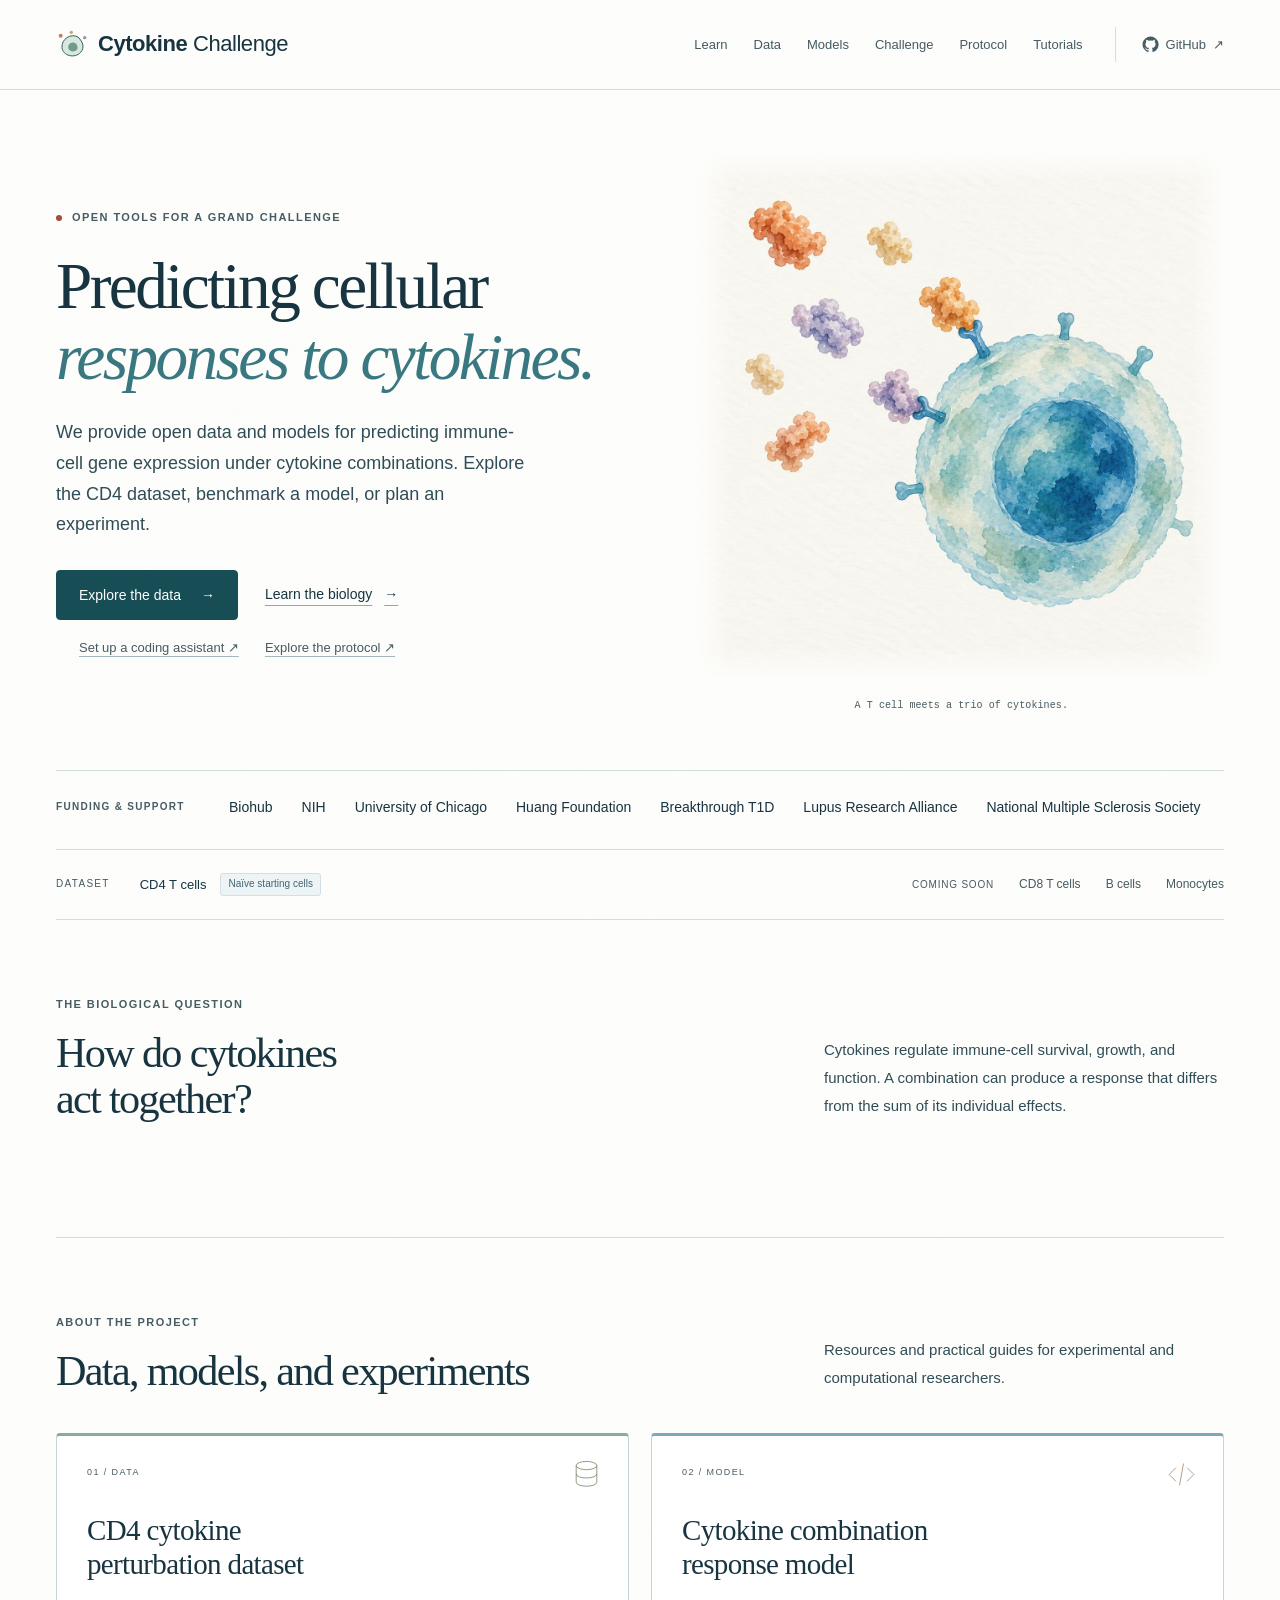
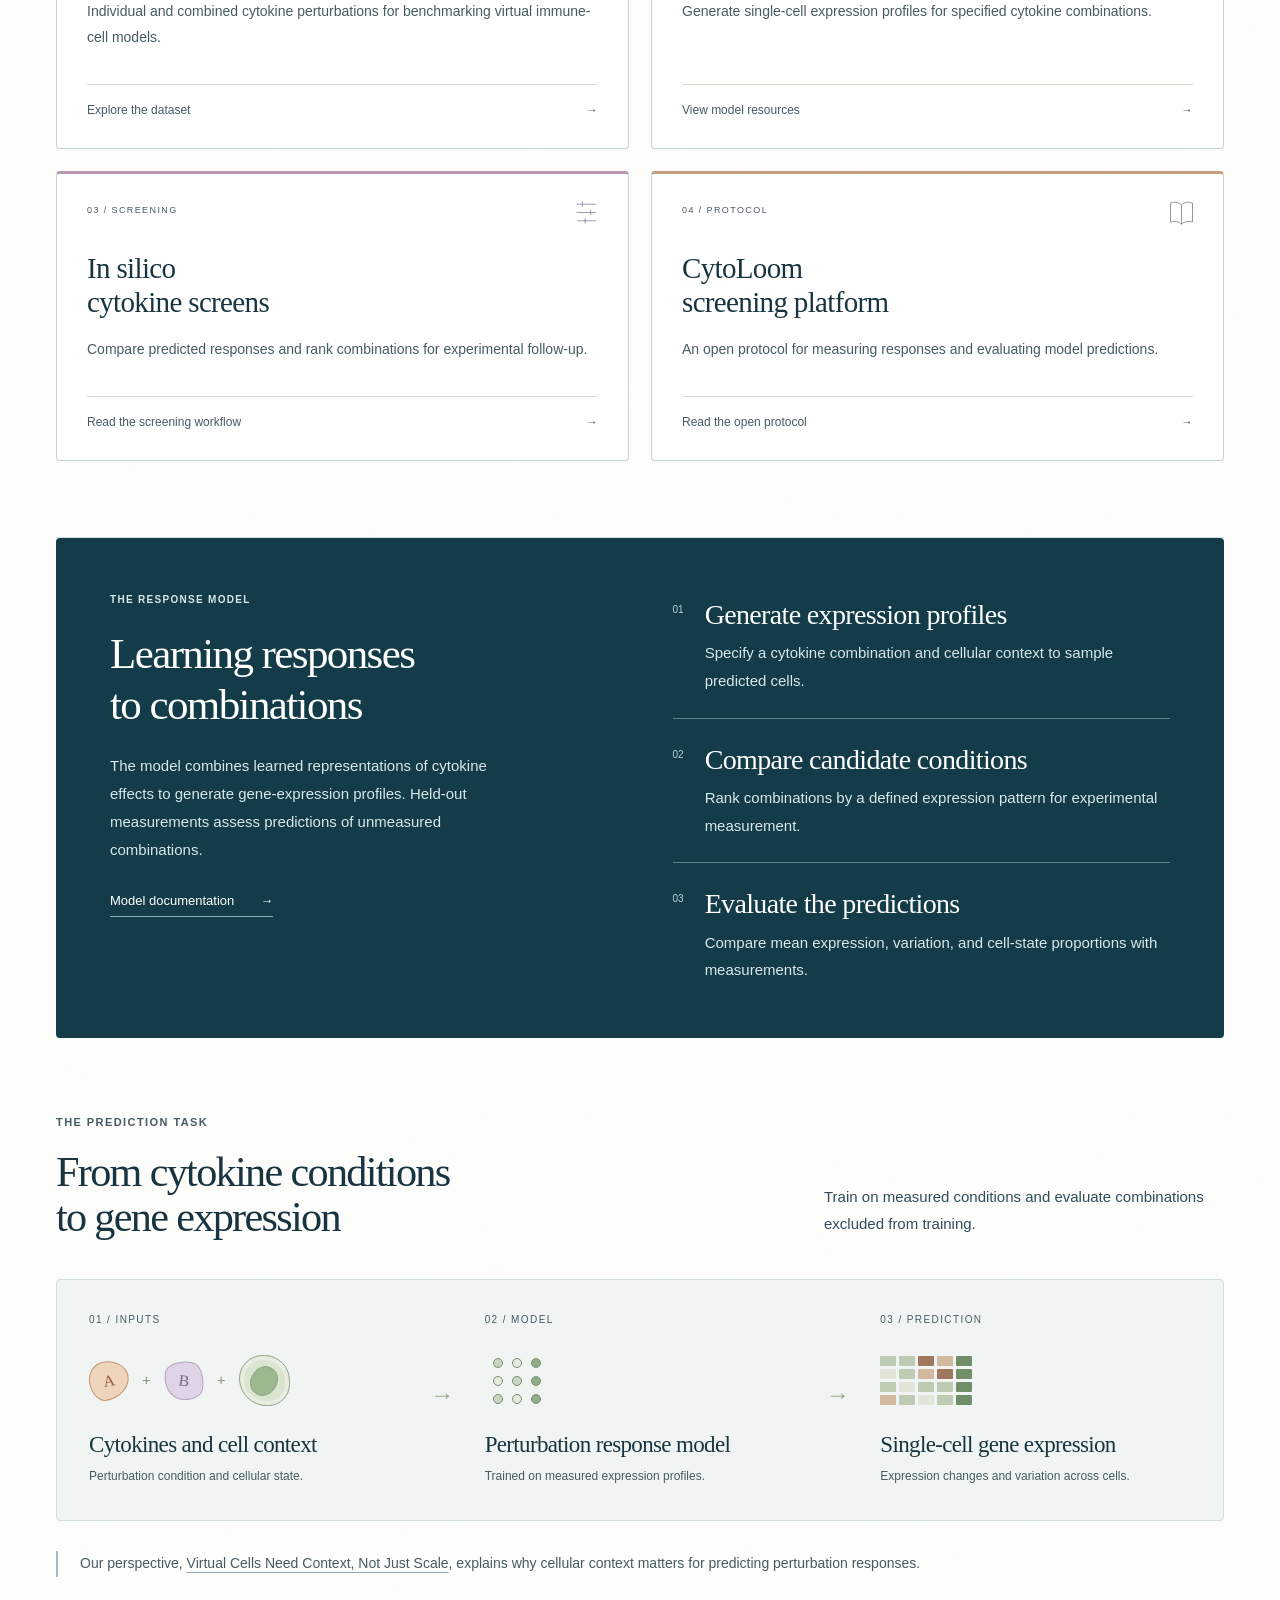
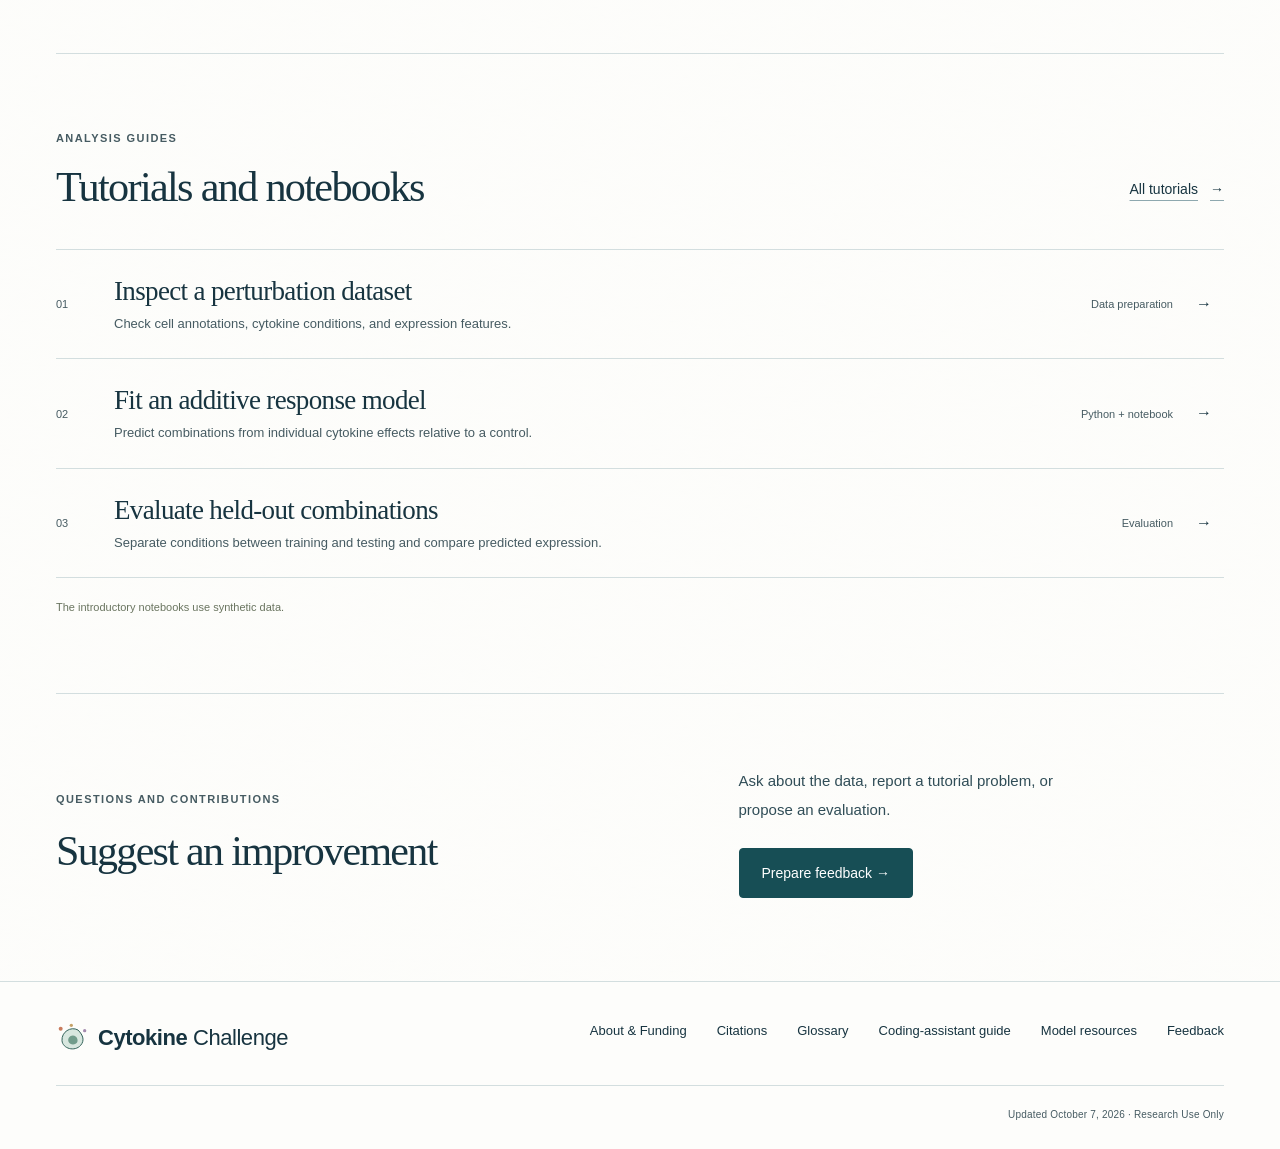
<file: index.html>
<!doctype html>
<html lang="en"><head><meta charset="utf-8"><meta name="viewport" content="width=device-width, initial-scale=1">
<title>Predicting cellular responses to cytokines · Cytokine Challenge</title><meta name="description" content="Open data and models for virtual immune-cell modeling, with individual and combined cytokine perturbations starting from naïve CD4 T cells.">
<meta name="theme-color" content="#fdfdfb"><meta name="color-scheme" content="light"><meta name="robots" content="noindex,nofollow">
<link rel="canonical" href="https://cytokinechallenge.org/"><meta property="og:type" content="website"><meta property="og:title" content="Predicting cellular responses to cytokines · Cytokine Challenge"><meta property="og:description" content="Open data and models for virtual immune-cell modeling, with individual and combined cytokine perturbations starting from naïve CD4 T cells."><meta property="og:url" content="https://cytokinechallenge.org/"><meta property="og:image" content="https://cytokinechallenge.org/assets/cytokine-watercolor.webp">
<link rel="icon" href="/assets/favicon.svg" type="image/svg+xml"><link rel="stylesheet" href="/assets/style.css?v=547955395d94"><script src="/assets/app.js?v=cabff10b1fa9" defer></script></head>
<body class="home"><a class="skip-link" href="#main">Skip to content</a>
<header class="site-header"><div class="container header-inner"><a class="brand" href="/" aria-label="Cytokine Challenge home"><img class="brand-mark" src="/assets/favicon.svg" alt="" width="32" height="36"><span>Cytokine<span class="brand-light"> Challenge</span></span></a>
<button class="menu-toggle" type="button" aria-expanded="false" aria-controls="primary-nav">Menu +</button>
<nav id="primary-nav" class="primary-nav" aria-label="Main navigation"><a href="/biology/">Learn</a><a href="/dataset/">Data</a><a href="/models/">Models</a><a href="/challenge/">Challenge</a><a href="/protocol/">Protocol</a><a href="/tutorials/">Tutorials</a><a class="nav-github" href="https://github.com/akdslab"><svg viewBox="0 0 24 24" aria-hidden="true"><path fill="currentColor" d="M12 .8a11.2 11.2 0 0 0-3.54 21.83c.56.1.76-.24.76-.54v-2.1c-3.12.68-3.78-1.32-3.78-1.32-.51-1.3-1.25-1.65-1.25-1.65-1.02-.7.08-.69.08-.69 1.13.08 1.72 1.16 1.72 1.16 1 1.72 2.62 1.22 3.26.93.1-.73.39-1.22.71-1.5-2.5-.28-5.12-1.25-5.12-5.54 0-1.22.44-2.22 1.16-3-.12-.28-.5-1.42.11-2.96 0 0 .95-.3 3.08 1.15a10.72 10.72 0 0 1 5.6 0c2.14-1.45 3.08-1.15 3.08-1.15.61 1.54.23 2.68.11 2.96.72.78 1.16 1.78 1.16 3 0 4.3-2.63 5.25-5.13 5.53.4.35.76 1.03.76 2.07v3.17c0 .3.2.65.77.54A11.2 11.2 0 0 0 12 .8Z"/></svg>GitHub <span aria-hidden="true">↗</span></a></nav></div></header>
<main id="main" class="container" tabindex="-1"><section class="hero" aria-labelledby="hero-title">
  <div class="hero-copy">
    <div class="eyebrow hero-eyebrow"><span class="status-dot"></span>OPEN TOOLS FOR A GRAND CHALLENGE</div>
    <h1 id="hero-title">Predicting cellular<br><em>responses to cytokines.</em></h1>
    <p class="hero-lede">We provide open data and models for predicting immune-cell gene expression under cytokine combinations. Explore the CD4 dataset, benchmark a model, or plan an experiment.</p>
    <div class="hero-actions"><a class="button" href="/dataset/">Explore the data <span aria-hidden="true">→</span></a><a class="text-link" href="/biology/">Learn the biology <span aria-hidden="true">→</span></a><a class="hero-utility" href="/tutorials/assistant-setup/">Set up a coding assistant ↗</a><a class="hero-utility" href="/protocol/">Explore the protocol ↗</a></div>
  </div>
  <figure class="hero-art watercolor-art">
    <div class="art-stage"><img src="/assets/cytokine-watercolor.webp" alt="Watercolor illustration of cytokines approaching and binding to receptors on a T cell." width="1254" height="1254" fetchpriority="high"></div>
    <figcaption class="art-note">A T cell meets a trio of cytokines.</figcaption>
  </figure>
</section>

<div class="support-strip"><span class="eyebrow">Funding &amp; support</span><div class="supporter-list"><span>Biohub</span><span>NIH</span><span>University of Chicago</span><span>Huang Foundation</span><span>Breakthrough T1D</span><span>Lupus Research Alliance</span><span>National Multiple Sclerosis Society</span></div></div>

<div class="cell-strip" aria-label="Dataset scope"><div class="strip-title">Dataset</div><a class="cell-current" href="/dataset/">CD4 T cells <span>Naïve starting cells</span></a><div class="cell-next"><span>Coming soon</span><span>CD8 T cells</span><span>B cells</span><span>Monocytes</span></div></div>

<section class="section question-section" aria-labelledby="question-title">
  <div class="section-heading"><div><span class="eyebrow">The biological question</span><h2 id="question-title">How do cytokines<br>act together?</h2></div><p>Cytokines regulate immune-cell survival, growth, and function. A combination can produce a response that differs from the sum of its individual effects.</p></div>
</section>

<section class="section" aria-labelledby="paths-title">
  <div class="section-heading"><div><span class="eyebrow">About the project</span><h2 id="paths-title">Data, models, and experiments</h2></div><p>Resources and practical guides for experimental and computational researchers.</p></div>
  <div class="path-grid"><a class="path-card sage" href="/dataset/"><span class="card-kicker">01 / Data</span><svg viewBox="0 0 48 48" fill="none" aria-hidden="true"><ellipse cx="24" cy="11" rx="15" ry="6"/><path d="M9 11v24c0 8 30 8 30 0V11M9 23c0 8 30 8 30 0"/></svg><h3>CD4 cytokine<br>perturbation dataset</h3><p>Individual and combined cytokine perturbations for benchmarking virtual immune-cell models.</p><span class="card-link">Explore the dataset <span>→</span></span></a>
  <a class="path-card peach" href="/models/"><span class="card-kicker">02 / Model</span><svg viewBox="0 0 48 48" fill="none" aria-hidden="true"><path d="m16 14-10 10 10 10m16-20 10 10-10 10M27 8l-6 32"/></svg><h3>Cytokine combination<br>response model</h3><p>Generate single-cell expression profiles for specified cytokine combinations.</p><span class="card-link">View model resources <span>→</span></span></a>
  <a class="path-card lavender" href="/screening/"><span class="card-kicker">03 / Screening</span><svg viewBox="0 0 48 48" fill="none" aria-hidden="true"><path d="M10 12h28M10 24h28M10 36h28M18 8v8M30 20v8M22 32v8"/></svg><h3>In silico<br>cytokine screens</h3><p>Compare predicted responses and rank combinations for experimental follow-up.</p><span class="card-link">Read the screening workflow <span>→</span></span></a>
  <a class="path-card sage" href="/protocol/"><span class="card-kicker">04 / Protocol</span><svg viewBox="0 0 48 48" fill="none" aria-hidden="true"><path d="M8 10c6-2 12-1 16 3 4-4 10-5 16-3v28c-6-2-12-1-16 3-4-4-10-5-16-3Z M24 13v28"/></svg><h3>CytoLoom<br>screening platform</h3><p>An open protocol for measuring responses and evaluating model predictions.</p><span class="card-link">Read the open protocol <span>→</span></span></a></div>
</section>

<section class="dataset-feature" aria-labelledby="models-title">
  <div class="feature-copy"><span class="eyebrow">The response model</span><h2 id="models-title">Learning responses<br>to combinations</h2><p>The model combines learned representations of cytokine effects to generate gene-expression profiles. Held-out measurements assess predictions of unmeasured combinations.</p><a class="light-link" href="/models/">Model documentation <span aria-hidden="true">→</span></a></div>
  <div class="feature-details">
    <div><span class="feature-number">01</span><div><h3>Generate expression profiles</h3><p>Specify a cytokine combination and cellular context to sample predicted cells.</p></div></div>
    <div><span class="feature-number">02</span><div><h3>Compare candidate conditions</h3><p>Rank combinations by a defined expression pattern for experimental measurement.</p></div></div>
    <div><span class="feature-number">03</span><div><h3>Evaluate the predictions</h3><p>Compare mean expression, variation, and cell-state proportions with measurements.</p></div></div>
  </div>
</section>

<section class="section" aria-labelledby="prediction-title">
  <div class="section-heading"><div><span class="eyebrow">The prediction task</span><h2 id="prediction-title">From cytokine conditions<br>to gene expression</h2></div><p>Train on measured conditions and evaluate combinations excluded from training.</p></div>
  <div class="problem-flow" aria-label="A model uses cytokine conditions and cell context to predict single-cell gene expression">
    <div class="flow-input"><span class="flow-label">01 / Inputs</span><div class="signal-formula"><span class="molecule a">A</span><span class="plus">+</span><span class="molecule b">B</span><span class="plus">+</span><span class="context-cell" aria-label="Cell context"><i></i></span></div><h3>Cytokines and cell context</h3><p>Perturbation condition and cellular state.</p></div>
    <span class="flow-arrow" aria-hidden="true">→</span>
    <div class="flow-model"><span class="flow-label">02 / Model</span><div class="model-symbol" aria-hidden="true"><i></i><i></i><i></i><i></i><i></i><i></i><i></i><i></i><i></i></div><h3>Perturbation response model</h3><p>Trained on measured expression profiles.</p></div>
    <span class="flow-arrow" aria-hidden="true">→</span>
    <div class="flow-output"><span class="flow-label">03 / Prediction</span><div class="expression-matrix" aria-hidden="true"><i></i><i></i><i></i><i></i><i></i><i></i><i></i><i></i><i></i><i></i><i></i><i></i><i></i><i></i><i></i><i></i><i></i><i></i><i></i><i></i></div><h3>Single-cell gene expression</h3><p>Expression changes and variation across cells.</p></div>
  </div>
  <div class="context-reference"><p>Our perspective, <a href="https://www.biorxiv.org/content/10.64898/2026.02.04.703804v1"><cite>Virtual Cells Need Context, Not Just Scale</cite></a>, explains why cellular context matters for predicting perturbation responses.</p></div>
</section>

<section class="section tutorials-section" aria-labelledby="tutorials-title"><div class="section-heading"><div><span class="eyebrow">Analysis guides</span><h2 id="tutorials-title">Tutorials and notebooks</h2></div><a class="text-link" href="/tutorials/">All tutorials <span aria-hidden="true">→</span></a></div><div class="tutorial-list"><a class="tutorial-row" href="/tutorials/get-started/#inspect"><span class="small-index">01</span><div><h3>Inspect a perturbation dataset</h3><p>Check cell annotations, cytokine conditions, and expression features.</p></div><span class="tutorial-kind">Data preparation</span><span aria-hidden="true">→</span></a><a class="tutorial-row" href="/tutorials/get-started/#baseline"><span class="small-index">02</span><div><h3>Fit an additive response model</h3><p>Predict combinations from individual cytokine effects relative to a control.</p></div><span class="tutorial-kind">Python + notebook</span><span aria-hidden="true">→</span></a><a class="tutorial-row" href="/tutorials/get-started/#evaluate"><span class="small-index">03</span><div><h3>Evaluate held-out combinations</h3><p>Separate conditions between training and testing and compare predicted expression.</p></div><span class="tutorial-kind">Evaluation</span><span aria-hidden="true">→</span></a></div><p class="small tutorial-disclosure">The introductory notebooks use synthetic data.</p></section>

<section class="closing-band"><div><span class="eyebrow">Questions and contributions</span><h2>Suggest an improvement</h2></div><div><p>Ask about the data, report a tutorial problem, or propose an evaluation.</p><a class="button" href="/community/">Prepare feedback →</a></div></section>
</main>
<footer class="site-footer"><div class="container"><div class="footer-top"><div><a class="brand" href="/" aria-label="Cytokine Challenge home"><img class="brand-mark" src="/assets/favicon.svg" alt="" width="32" height="36"><span>Cytokine<span class="brand-light"> Challenge</span></span></a></div><nav class="footer-links" aria-label="Footer navigation"><a href="/about/">About &amp; Funding</a><a href="/about/#citations">Citations</a><a href="/glossary/">Glossary</a><a href="/tutorials/assistant-setup/">Coding-assistant guide</a><a href="/models/#resources">Model resources</a><a href="/community/">Feedback</a></nav></div><div class="footer-bottom"><span>Updated <time datetime="2026-10-07">October 7, 2026</time> · Research Use Only</span></div></div></footer>
<div id="copy-status" class="sr-only" role="status" aria-live="polite"></div></body></html>
</file>
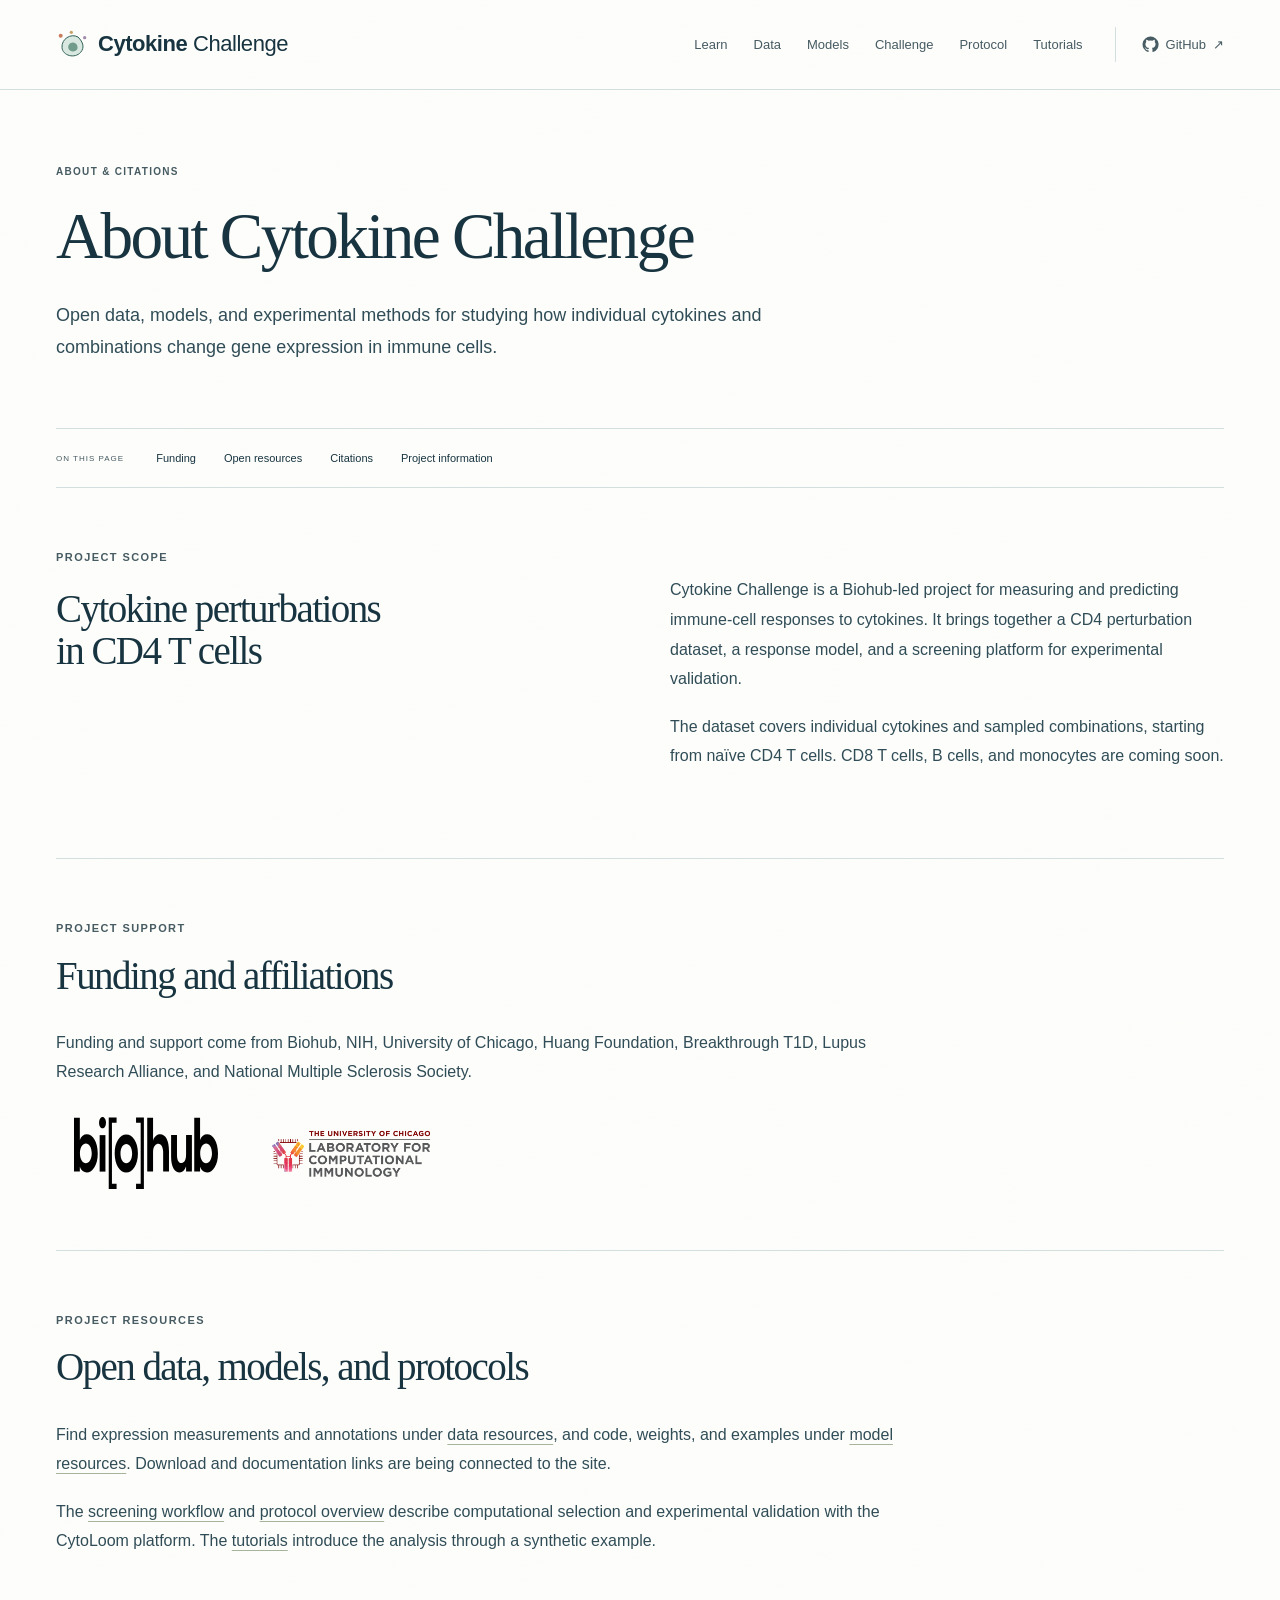
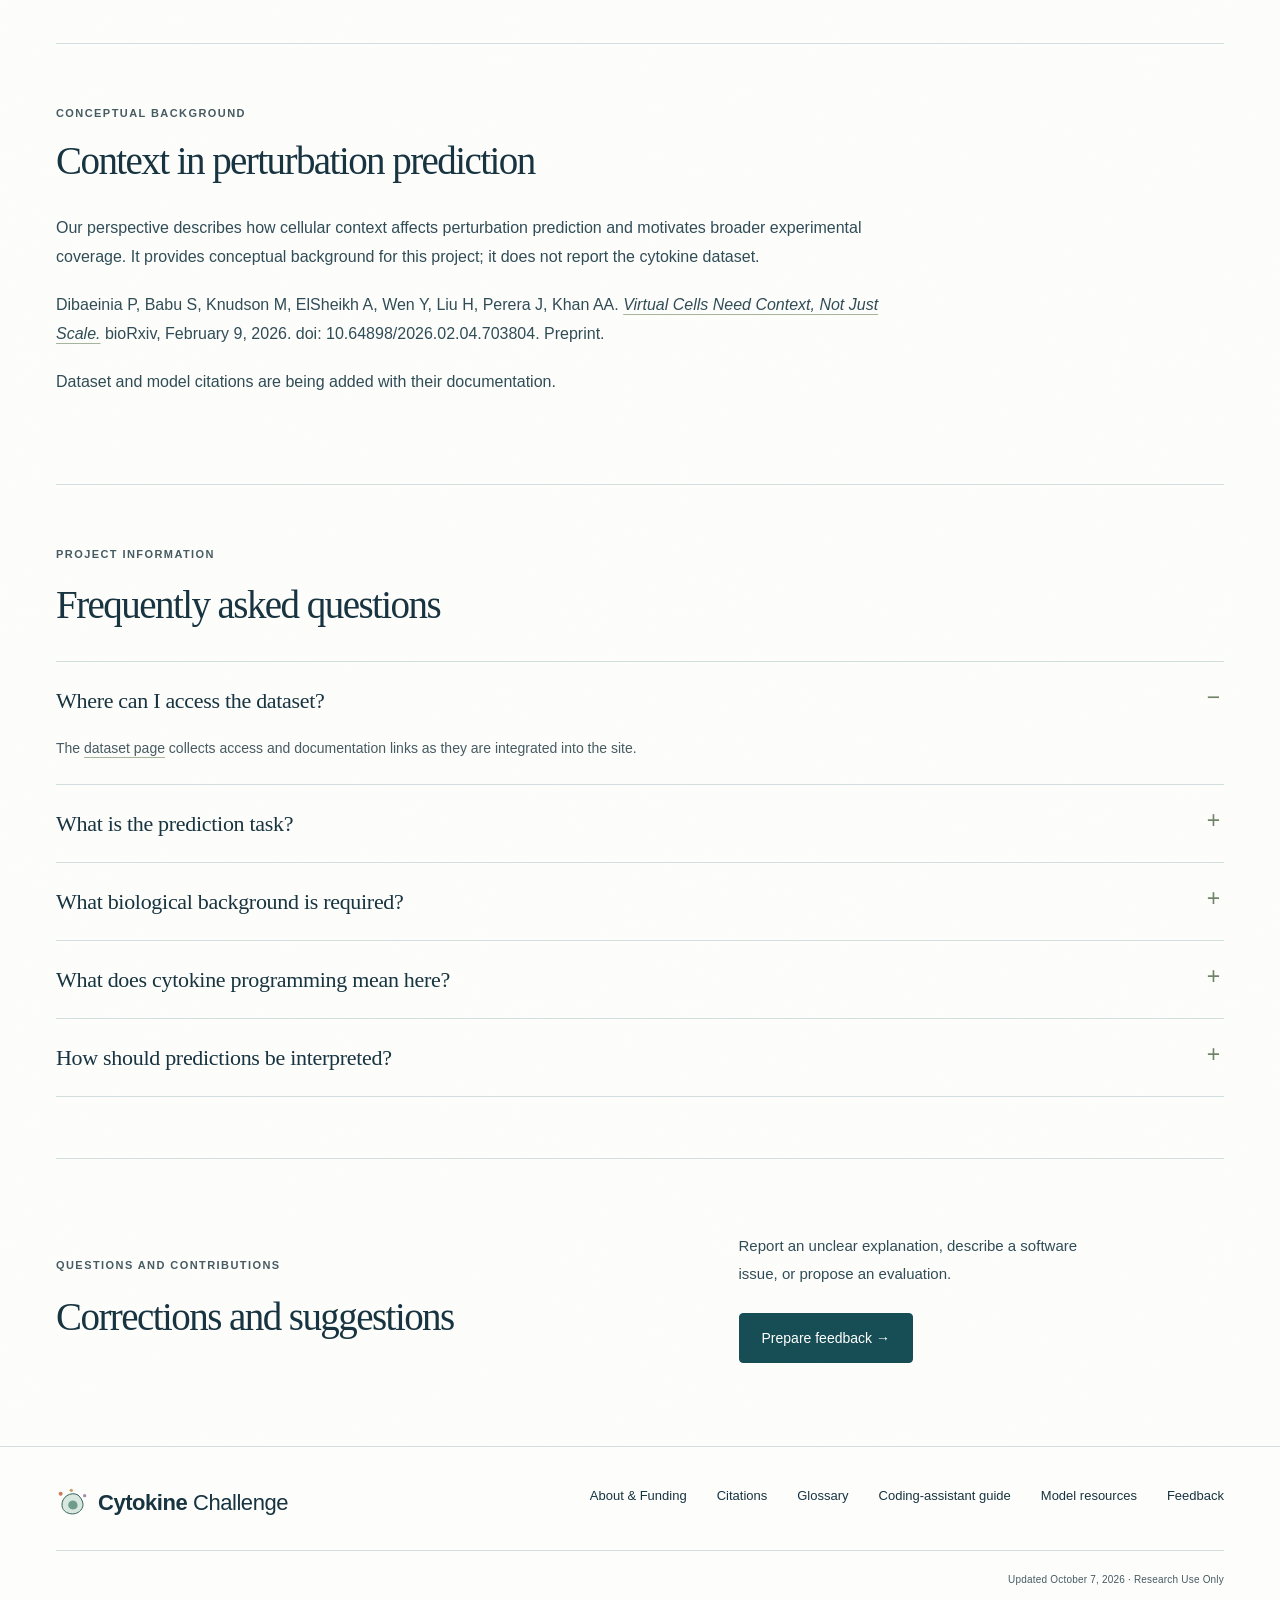
<file: about/index.html>
<!doctype html>
<html lang="en"><head><meta charset="utf-8"><meta name="viewport" content="width=device-width, initial-scale=1">
<title>About and citations · Cytokine Challenge</title><meta name="description" content="Project scope, conceptual background, and citations for Cytokine Challenge.">
<meta name="theme-color" content="#fdfdfb"><meta name="color-scheme" content="light"><meta name="robots" content="noindex,nofollow">
<link rel="canonical" href="https://cytokinechallenge.org/about/"><meta property="og:type" content="website"><meta property="og:title" content="About and citations · Cytokine Challenge"><meta property="og:description" content="Project scope, conceptual background, and citations for Cytokine Challenge."><meta property="og:url" content="https://cytokinechallenge.org/about/"><meta property="og:image" content="https://cytokinechallenge.org/assets/cytokine-watercolor.webp">
<link rel="icon" href="/assets/favicon.svg" type="image/svg+xml"><link rel="stylesheet" href="/assets/style.css?v=547955395d94"><script src="/assets/app.js?v=cabff10b1fa9" defer></script></head>
<body class="inner-page"><a class="skip-link" href="#main">Skip to content</a>
<header class="site-header"><div class="container header-inner"><a class="brand" href="/" aria-label="Cytokine Challenge home"><img class="brand-mark" src="/assets/favicon.svg" alt="" width="32" height="36"><span>Cytokine<span class="brand-light"> Challenge</span></span></a>
<button class="menu-toggle" type="button" aria-expanded="false" aria-controls="primary-nav">Menu +</button>
<nav id="primary-nav" class="primary-nav" aria-label="Main navigation"><a href="/biology/">Learn</a><a href="/dataset/">Data</a><a href="/models/">Models</a><a href="/challenge/">Challenge</a><a href="/protocol/">Protocol</a><a href="/tutorials/">Tutorials</a><a class="nav-github" href="https://github.com/akdslab"><svg viewBox="0 0 24 24" aria-hidden="true"><path fill="currentColor" d="M12 .8a11.2 11.2 0 0 0-3.54 21.83c.56.1.76-.24.76-.54v-2.1c-3.12.68-3.78-1.32-3.78-1.32-.51-1.3-1.25-1.65-1.25-1.65-1.02-.7.08-.69.08-.69 1.13.08 1.72 1.16 1.72 1.16 1 1.72 2.62 1.22 3.26.93.1-.73.39-1.22.71-1.5-2.5-.28-5.12-1.25-5.12-5.54 0-1.22.44-2.22 1.16-3-.12-.28-.5-1.42.11-2.96 0 0 .95-.3 3.08 1.15a10.72 10.72 0 0 1 5.6 0c2.14-1.45 3.08-1.15 3.08-1.15.61 1.54.23 2.68.11 2.96.72.78 1.16 1.78 1.16 3 0 4.3-2.63 5.25-5.13 5.53.4.35.76 1.03.76 2.07v3.17c0 .3.2.65.77.54A11.2 11.2 0 0 0 12 .8Z"/></svg>GitHub <span aria-hidden="true">↗</span></a></nav></div></header>
<main id="main" class="container" tabindex="-1"><header class="page-intro"><span class="eyebrow">About &amp; citations</span><h1>About Cytokine Challenge</h1><p class="lede">Open data, models, and experimental methods for studying how individual cytokines and combinations change gene expression in immune cells.</p></header><nav class="page-index" aria-label="On this page"><span>On this page</span><a href="#funding">Funding</a><a href="#open-resources">Open resources</a><a href="#citations">Citations</a><a href="#faq">Project information</a></nav>
<section class="section two-col"><div><span class="eyebrow">Project scope</span><h2>Cytokine perturbations<br>in CD4 T cells</h2></div><div class="prose"><p>Cytokine Challenge is a Biohub-led project for measuring and predicting immune-cell responses to cytokines. It brings together a CD4 perturbation dataset, a response model, and a screening platform for experimental validation.</p><p>The dataset covers individual cytokines and sampled combinations, starting from naïve CD4 T cells. CD8 T cells, B cells, and monocytes are coming soon.</p></div></section>
<section class="section" id="funding"><div class="section-heading"><div><span class="eyebrow">Project support</span><h2>Funding and affiliations</h2></div></div><div class="prose"><p>Funding and support come from Biohub, NIH, University of Chicago, Huang Foundation, Breakthrough T1D, Lupus Research Alliance, and National Multiple Sclerosis Society.</p></div><div class="lab-affiliation"><a class="lab-logo-link" href="https://biohub.org"><img class="lab-logo" src="/assets/biohub-logo.svg" alt="Biohub" loading="lazy"></a><a class="lab-logo-link" href="https://people.cs.uchicago.edu/~aakhan/"><img class="lab-logo" src="/assets/khan-lab-logo.webp" alt="University of Chicago Laboratory for Computational Immunology" loading="lazy"></a></div></section>
<section class="section" id="open-resources"><div class="section-heading"><div><span class="eyebrow">Project resources</span><h2>Open data, models, and protocols</h2></div></div><div class="prose"><p>Find expression measurements and annotations under <a href="/dataset/#release">data resources</a>, and code, weights, and examples under <a href="/models/#resources">model resources</a>. Download and documentation links are being connected to the site.</p><p>The <a href="/screening/">screening workflow</a> and <a href="/protocol/">protocol overview</a> describe computational selection and experimental validation with the CytoLoom platform. The <a href="/tutorials/">tutorials</a> introduce the analysis through a synthetic example.</p></div></section>
<section class="section" id="citations"><div class="section-heading"><div><span class="eyebrow">Conceptual background</span><h2>Context in perturbation prediction</h2></div></div><div class="prose"><p>Our perspective describes how cellular context affects perturbation prediction and motivates broader experimental coverage. It provides conceptual background for this project; it does not report the cytokine dataset.</p><p>Dibaeinia P, Babu S, Knudson M, ElSheikh A, Wen Y, Liu H, Perera J, Khan AA. <a href="https://www.biorxiv.org/content/10.64898/2026.02.04.703804v1"><cite>Virtual Cells Need Context, Not Just Scale.</cite></a> bioRxiv, February 9, 2026. doi: 10.64898/2026.02.04.703804. Preprint.</p><p>Dataset and model citations are being added with their documentation.</p></div></section>
<section class="section faq-section" id="faq"><span class="eyebrow">Project information</span><h2>Frequently asked questions</h2><details open><summary>Where can I access the dataset?</summary><p>The <a href="/dataset/#release">dataset page</a> collects access and documentation links as they are integrated into the site.</p></details><details><summary>What is the prediction task?</summary><p>Predict gene expression for cytokine combinations excluded from training. The <a href="/challenge/">modeling guide</a> describes evaluation; official split files and scoring rules remain to be documented.</p></details><details><summary>What biological background is required?</summary><p>Start with the <a href="/biology/">biology primer</a>. The <a href="/tutorials/get-started/">baseline tutorial</a> requires basic Python familiarity and uses only the standard library.</p></details><details><summary>What does cytokine programming mean here?</summary><p>Changing cell state through exposure to cytokines. Here, we measure gene expression and predict responses to individual cytokines and combinations.</p></details><details><summary>How should predictions be interpreted?</summary><p>Use predictions to select conditions for experimental measurement. Expression alone does not establish a functional change; the <a href="/protocol/">validation overview</a> describes supporting experiments.</p></details></section>

<section class="closing-band"><div><span class="eyebrow">Questions and contributions</span><h2>Corrections and suggestions</h2></div><div><p>Report an unclear explanation, describe a software issue, or propose an evaluation.</p><a class="button" href="/community/">Prepare feedback →</a></div></section>
</main>
<footer class="site-footer"><div class="container"><div class="footer-top"><div><a class="brand" href="/" aria-label="Cytokine Challenge home"><img class="brand-mark" src="/assets/favicon.svg" alt="" width="32" height="36"><span>Cytokine<span class="brand-light"> Challenge</span></span></a></div><nav class="footer-links" aria-label="Footer navigation"><a href="/about/">About &amp; Funding</a><a href="/about/#citations">Citations</a><a href="/glossary/">Glossary</a><a href="/tutorials/assistant-setup/">Coding-assistant guide</a><a href="/models/#resources">Model resources</a><a href="/community/">Feedback</a></nav></div><div class="footer-bottom"><span>Updated <time datetime="2026-10-07">October 7, 2026</time> · Research Use Only</span></div></div></footer>
<div id="copy-status" class="sr-only" role="status" aria-live="polite"></div></body></html>
</file>
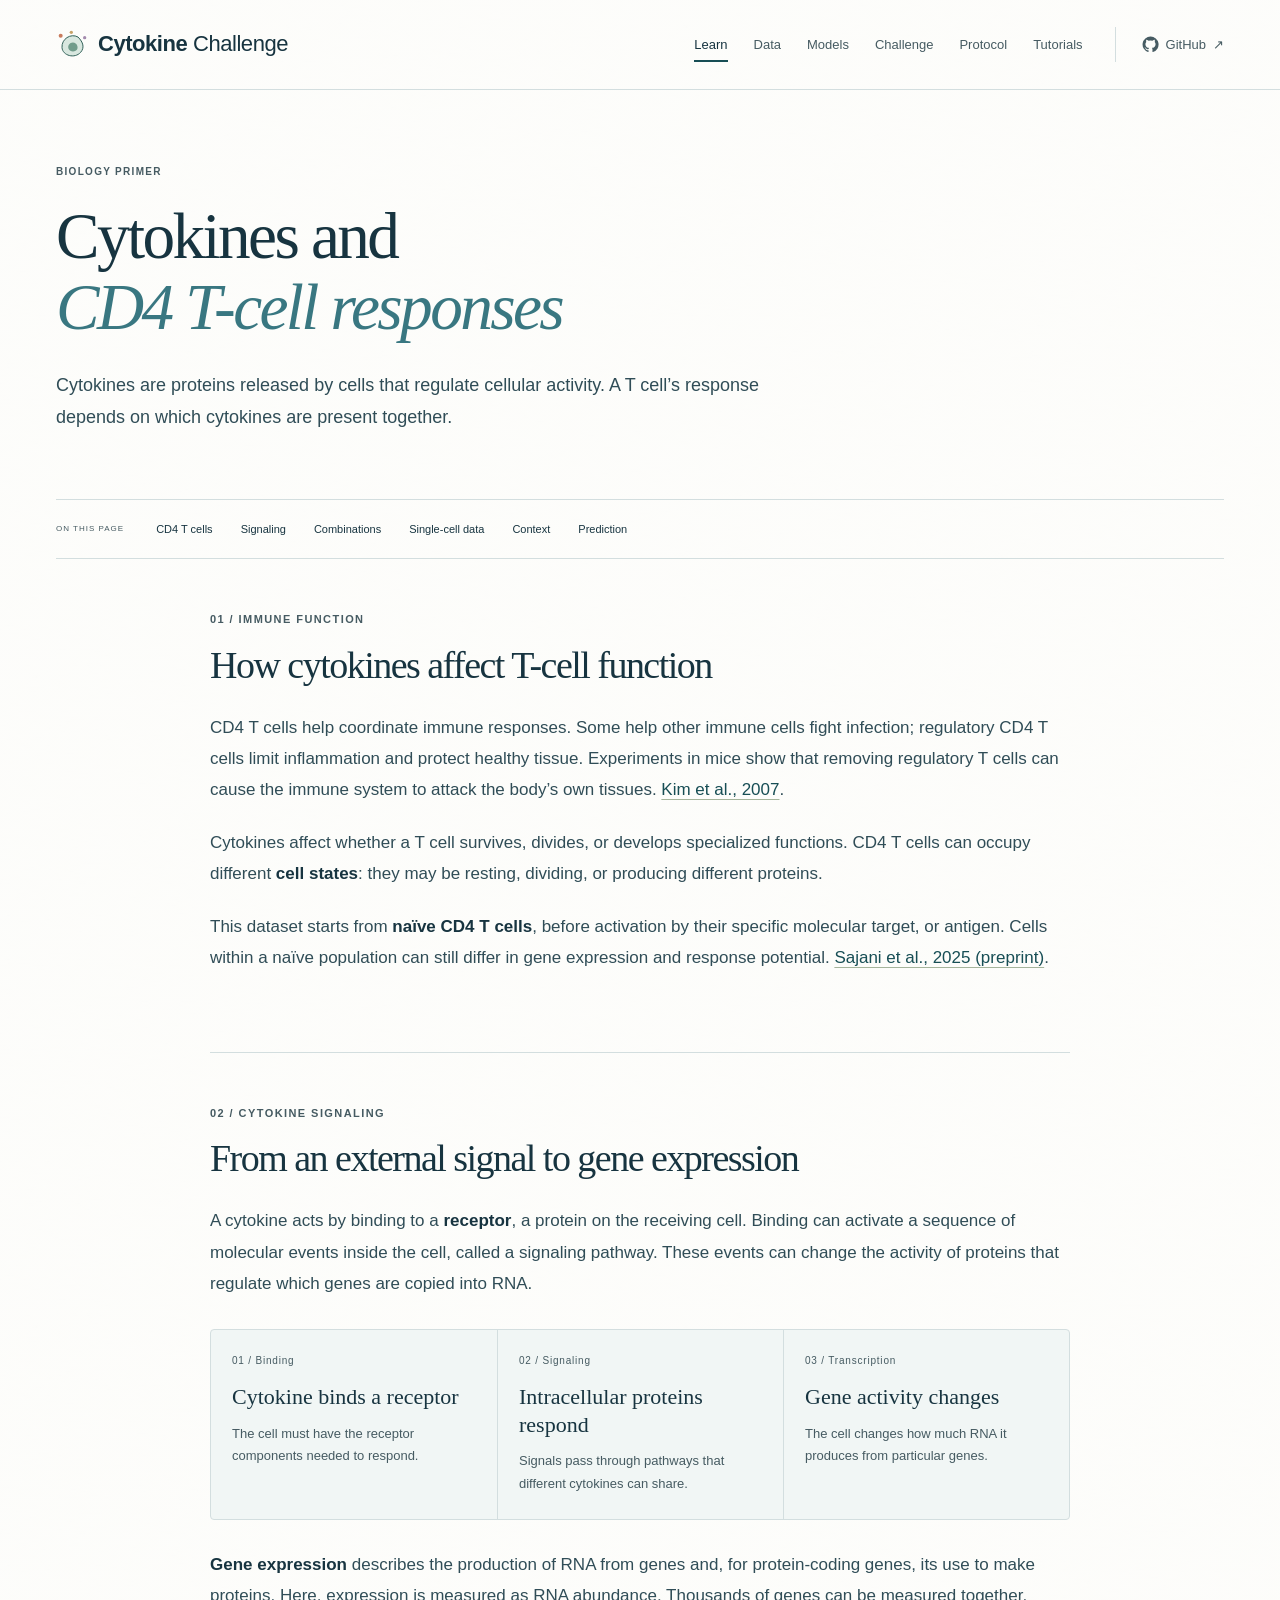
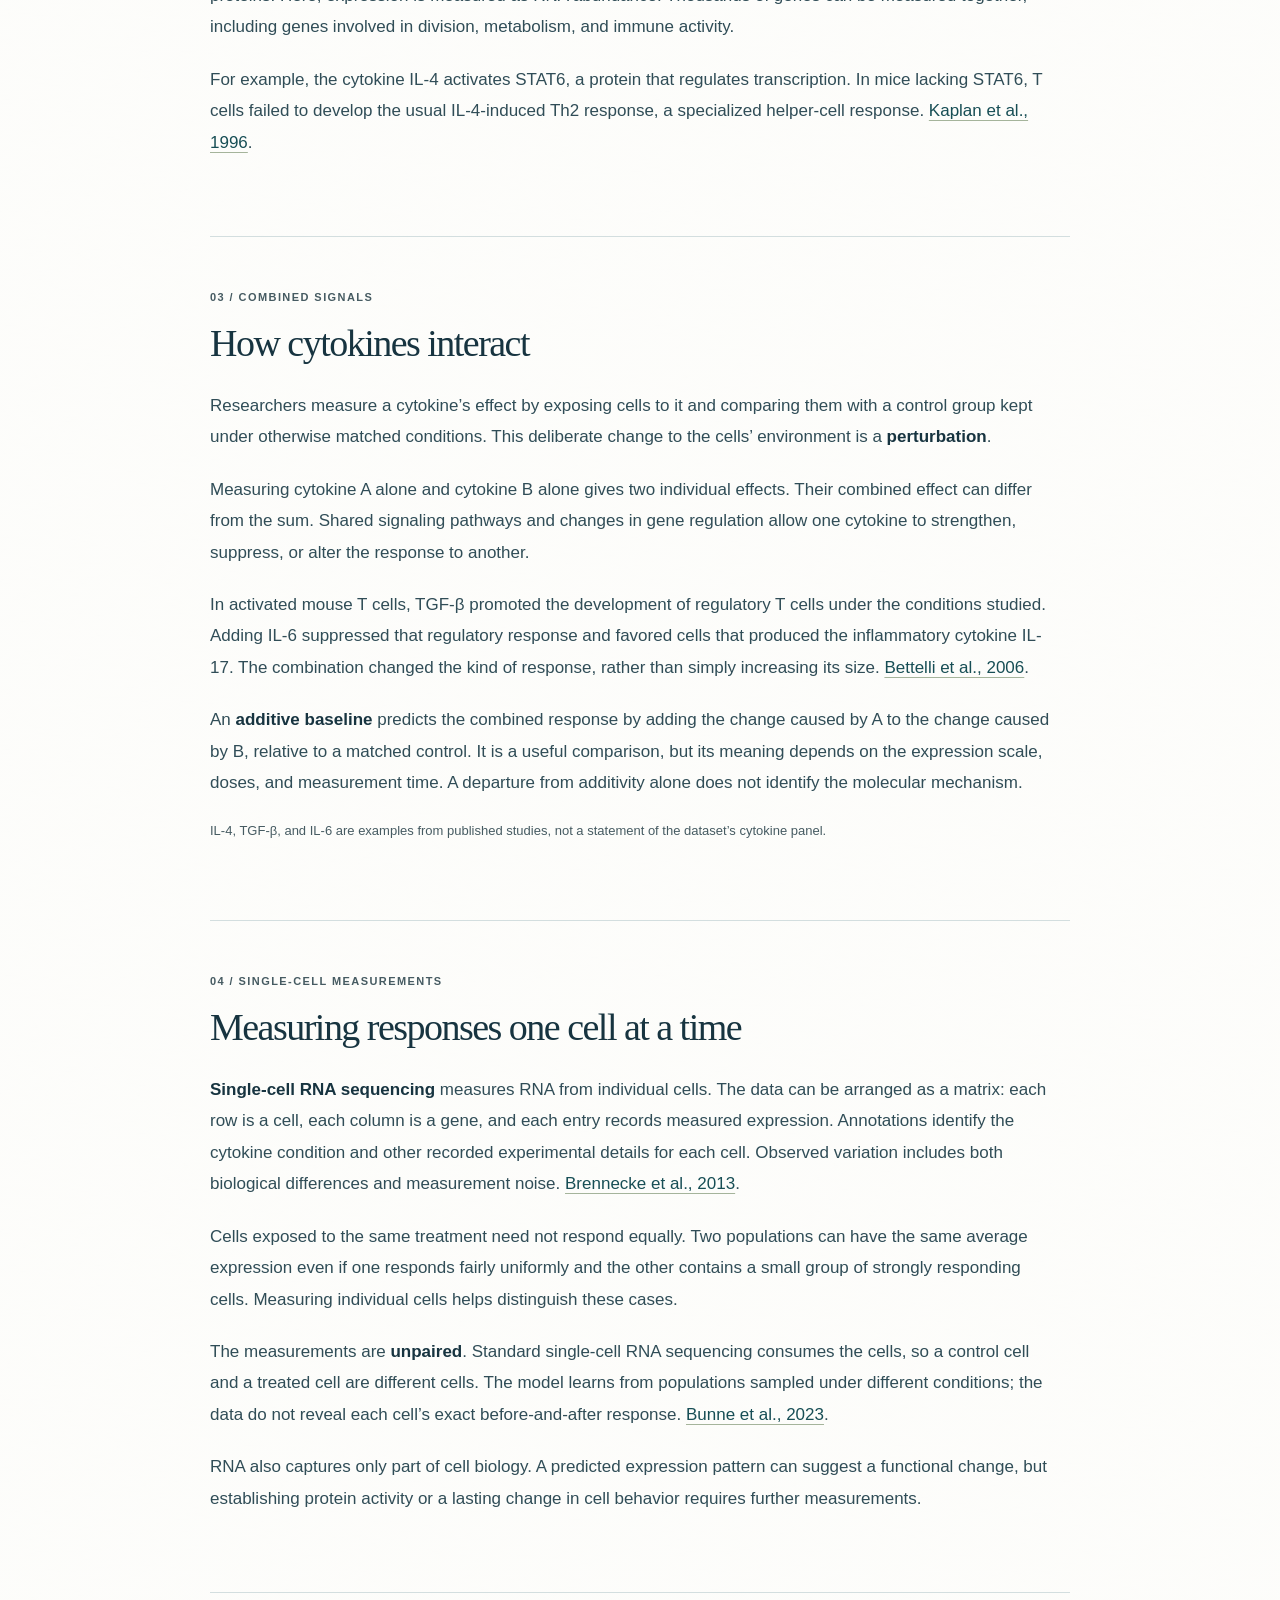
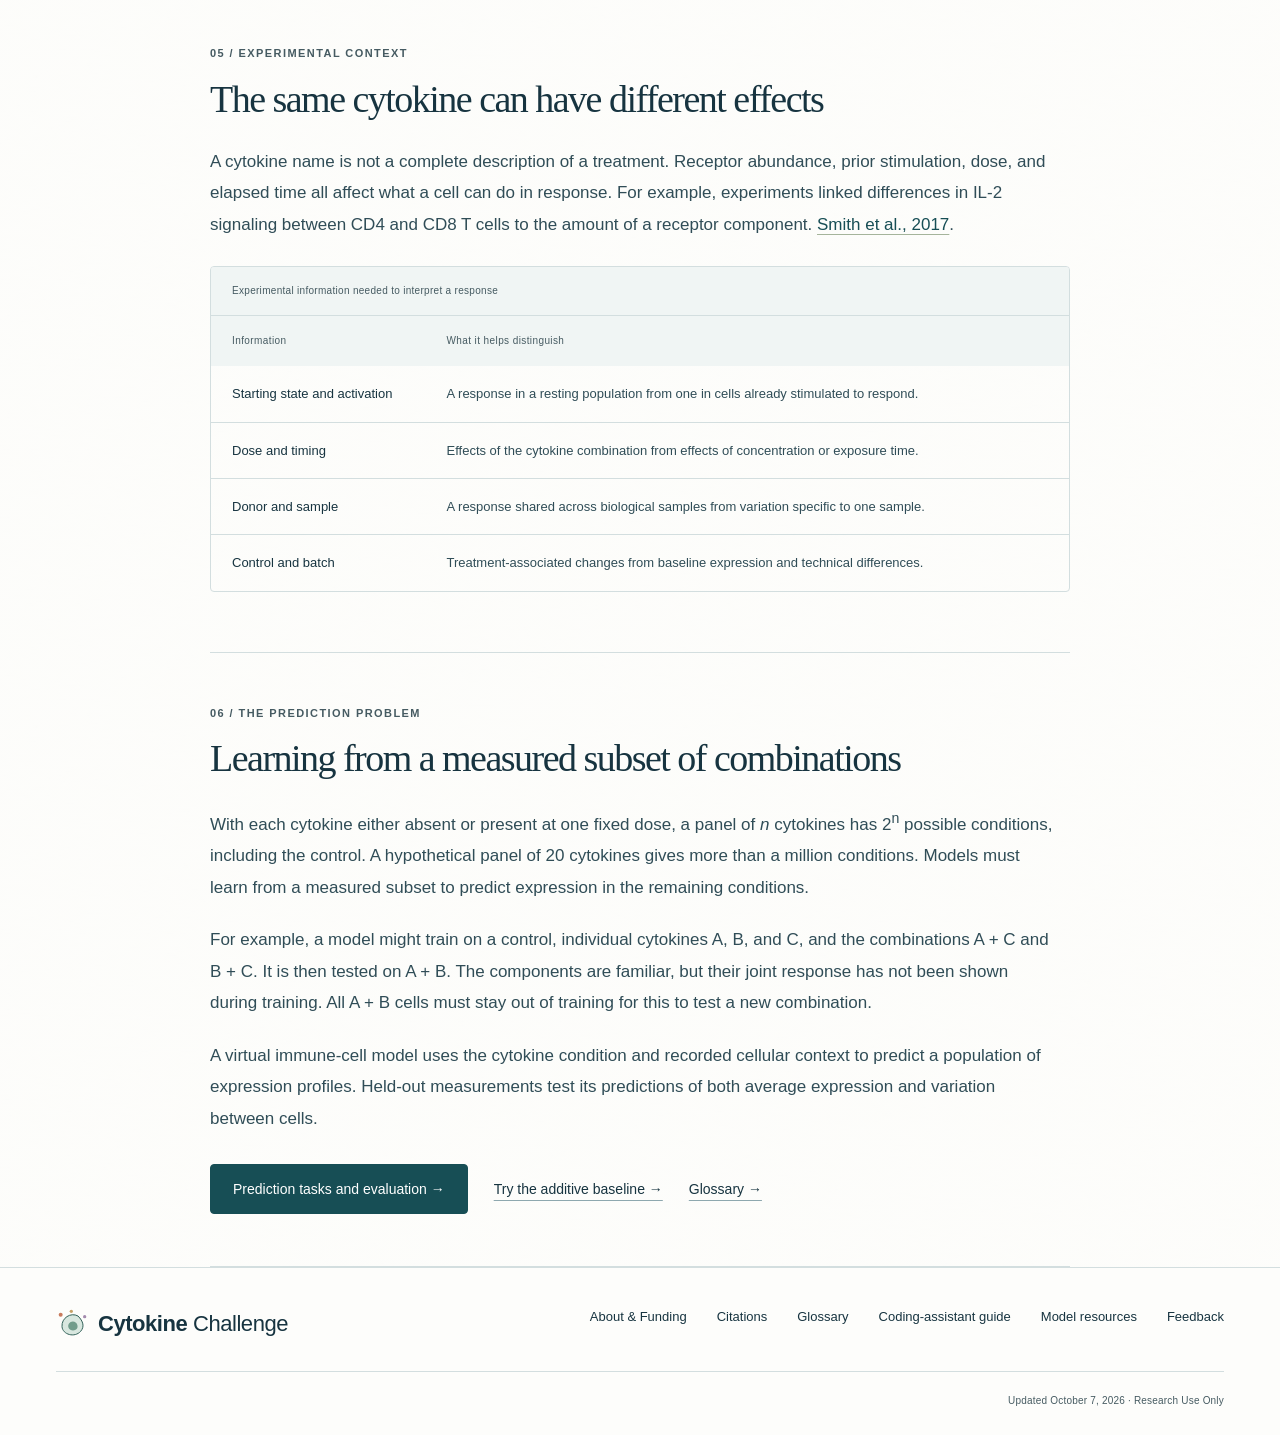
<file: biology/index.html>
<!doctype html>
<html lang="en"><head><meta charset="utf-8"><meta name="viewport" content="width=device-width, initial-scale=1">
<title>Cytokine signaling and CD4 T cells · Cytokine Challenge</title><meta name="description" content="An introduction to cytokine signaling, cellular context, and the interpretation of single-cell expression measurements.">
<meta name="theme-color" content="#fdfdfb"><meta name="color-scheme" content="light"><meta name="robots" content="noindex,nofollow">
<link rel="canonical" href="https://cytokinechallenge.org/biology/"><meta property="og:type" content="website"><meta property="og:title" content="Cytokine signaling and CD4 T cells · Cytokine Challenge"><meta property="og:description" content="An introduction to cytokine signaling, cellular context, and the interpretation of single-cell expression measurements."><meta property="og:url" content="https://cytokinechallenge.org/biology/"><meta property="og:image" content="https://cytokinechallenge.org/assets/cytokine-watercolor.webp">
<link rel="icon" href="/assets/favicon.svg" type="image/svg+xml"><link rel="stylesheet" href="/assets/style.css?v=547955395d94"><script src="/assets/app.js?v=cabff10b1fa9" defer></script></head>
<body class="inner-page"><a class="skip-link" href="#main">Skip to content</a>
<header class="site-header"><div class="container header-inner"><a class="brand" href="/" aria-label="Cytokine Challenge home"><img class="brand-mark" src="/assets/favicon.svg" alt="" width="32" height="36"><span>Cytokine<span class="brand-light"> Challenge</span></span></a>
<button class="menu-toggle" type="button" aria-expanded="false" aria-controls="primary-nav">Menu +</button>
<nav id="primary-nav" class="primary-nav" aria-label="Main navigation"><a href="/biology/" aria-current="page">Learn</a><a href="/dataset/">Data</a><a href="/models/">Models</a><a href="/challenge/">Challenge</a><a href="/protocol/">Protocol</a><a href="/tutorials/">Tutorials</a><a class="nav-github" href="https://github.com/akdslab"><svg viewBox="0 0 24 24" aria-hidden="true"><path fill="currentColor" d="M12 .8a11.2 11.2 0 0 0-3.54 21.83c.56.1.76-.24.76-.54v-2.1c-3.12.68-3.78-1.32-3.78-1.32-.51-1.3-1.25-1.65-1.25-1.65-1.02-.7.08-.69.08-.69 1.13.08 1.72 1.16 1.72 1.16 1 1.72 2.62 1.22 3.26.93.1-.73.39-1.22.71-1.5-2.5-.28-5.12-1.25-5.12-5.54 0-1.22.44-2.22 1.16-3-.12-.28-.5-1.42.11-2.96 0 0 .95-.3 3.08 1.15a10.72 10.72 0 0 1 5.6 0c2.14-1.45 3.08-1.15 3.08-1.15.61 1.54.23 2.68.11 2.96.72.78 1.16 1.78 1.16 3 0 4.3-2.63 5.25-5.13 5.53.4.35.76 1.03.76 2.07v3.17c0 .3.2.65.77.54A11.2 11.2 0 0 0 12 .8Z"/></svg>GitHub <span aria-hidden="true">↗</span></a></nav></div></header>
<main id="main" class="container" tabindex="-1"><section class="page-intro">
  <p class="eyebrow">Biology primer</p>
  <h1>Cytokines and<br><em>CD4 T-cell responses</em></h1>
  <p class="lede">Cytokines are proteins released by cells that regulate cellular activity. A T cell’s response depends on which cytokines are present together.</p>
</section><nav class="page-index" aria-label="On this page"><span>On this page</span><a href="#cells">CD4 T cells</a><a href="#signals">Signaling</a><a href="#combinations">Combinations</a><a href="#measurement">Single-cell data</a><a href="#context">Context</a><a href="#prediction">Prediction</a></nav>

<article class="biology-primer" aria-label="Cytokine biology and the prediction problem">
<section class="section" id="cells">
  <span class="eyebrow">01 / Immune function</span>
  <h2>How cytokines affect T-cell function</h2>
  <div class="prose">
    <p>CD4 T cells help coordinate immune responses. Some help other immune cells fight infection; regulatory CD4 T cells limit inflammation and protect healthy tissue. Experiments in mice show that removing regulatory T cells can cause the immune system to attack the body’s own tissues. <a href="https://pubmed.ncbi.nlm.nih.gov/17136045/">Kim et al., 2007</a>.</p>
    <p>Cytokines affect whether a T cell survives, divides, or develops specialized functions. CD4 T cells can occupy different <strong>cell states</strong>: they may be resting, dividing, or producing different proteins.</p>
    <p>This dataset starts from <strong>naïve CD4 T cells</strong>, before activation by their specific molecular target, or antigen. Cells within a naïve population can still differ in gene expression and response potential. <a href="https://pubmed.ncbi.nlm.nih.gov/39866877/">Sajani et al., 2025 (preprint)</a>.</p>
  </div>
</section>

<section class="section" id="signals">
  <span class="eyebrow">02 / Cytokine signaling</span>
  <h2>From an external signal to gene expression</h2>
  <div class="prose">
    <p>A cytokine acts by binding to a <strong>receptor</strong>, a protein on the receiving cell. Binding can activate a sequence of molecular events inside the cell, called a signaling pathway. These events can change the activity of proteins that regulate which genes are copied into RNA.</p>
  </div>
  <ol class="primer-signaling" aria-label="Three steps from cytokine binding to gene expression">
    <li><span>01 / Binding</span><strong>Cytokine binds a receptor</strong><p>The cell must have the receptor components needed to respond.</p></li>
    <li><span>02 / Signaling</span><strong>Intracellular proteins respond</strong><p>Signals pass through pathways that different cytokines can share.</p></li>
    <li><span>03 / Transcription</span><strong>Gene activity changes</strong><p>The cell changes how much RNA it produces from particular genes.</p></li>
  </ol>
  <div class="prose">
    <p><strong>Gene expression</strong> describes the production of RNA from genes and, for protein-coding genes, its use to make proteins. Here, expression is measured as RNA abundance. Thousands of genes can be measured together, including genes involved in division, metabolism, and immune activity.</p>
    <p>For example, the cytokine IL-4 activates STAT6, a protein that regulates transcription. In mice lacking STAT6, T cells failed to develop the usual IL-4-induced Th2 response, a specialized helper-cell response. <a href="https://pubmed.ncbi.nlm.nih.gov/8624821/">Kaplan et al., 1996</a>.</p>
  </div>
</section>

<section class="section" id="combinations">
  <span class="eyebrow">03 / Combined signals</span>
  <h2>How cytokines interact</h2>
  <div class="prose">
    <p>Researchers measure a cytokine’s effect by exposing cells to it and comparing them with a control group kept under otherwise matched conditions. This deliberate change to the cells’ environment is a <strong>perturbation</strong>.</p>
    <p>Measuring cytokine A alone and cytokine B alone gives two individual effects. Their combined effect can differ from the sum. Shared signaling pathways and changes in gene regulation allow one cytokine to strengthen, suppress, or alter the response to another.</p>
    <p>In activated mouse T cells, TGF-β promoted the development of regulatory T cells under the conditions studied. Adding IL-6 suppressed that regulatory response and favored cells that produced the inflammatory cytokine IL-17. The combination changed the kind of response, rather than simply increasing its size. <a href="https://pubmed.ncbi.nlm.nih.gov/16648838/">Bettelli et al., 2006</a>.</p>
    <p>An <strong>additive baseline</strong> predicts the combined response by adding the change caused by A to the change caused by B, relative to a matched control. It is a useful comparison, but its meaning depends on the expression scale, doses, and measurement time. A departure from additivity alone does not identify the molecular mechanism.</p>
    <p class="small">IL-4, TGF-β, and IL-6 are examples from published studies, not a statement of the dataset’s cytokine panel.</p>
  </div>
</section>

<section class="section" id="measurement">
  <span class="eyebrow">04 / Single-cell measurements</span>
  <h2>Measuring responses one cell at a time</h2>
  <div class="prose">
    <p><strong>Single-cell RNA sequencing</strong> measures RNA from individual cells. The data can be arranged as a matrix: each row is a cell, each column is a gene, and each entry records measured expression. Annotations identify the cytokine condition and other recorded experimental details for each cell. Observed variation includes both biological differences and measurement noise. <a href="https://www.nature.com/articles/nmeth.2645">Brennecke et al., 2013</a>.</p>
    <p>Cells exposed to the same treatment need not respond equally. Two populations can have the same average expression even if one responds fairly uniformly and the other contains a small group of strongly responding cells. Measuring individual cells helps distinguish these cases.</p>
    <p>The measurements are <strong>unpaired</strong>. Standard single-cell RNA sequencing consumes the cells, so a control cell and a treated cell are different cells. The model learns from populations sampled under different conditions; the data do not reveal each cell’s exact before-and-after response. <a href="https://pubmed.ncbi.nlm.nih.gov/37770709/">Bunne et al., 2023</a>.</p>
    <p>RNA also captures only part of cell biology. A predicted expression pattern can suggest a functional change, but establishing protein activity or a lasting change in cell behavior requires further measurements.</p>
  </div>
</section>

<section class="section" id="context">
  <span class="eyebrow">05 / Experimental context</span>
  <h2>The same cytokine can have different effects</h2>
  <div class="prose">
    <p>A cytokine name is not a complete description of a treatment. Receptor abundance, prior stimulation, dose, and elapsed time all affect what a cell can do in response. For example, experiments linked differences in IL-2 signaling between CD4 and CD8 T cells to the amount of a receptor component. <a href="https://pubmed.ncbi.nlm.nih.gov/29259099/">Smith et al., 2017</a>.</p>
  </div>
  <div class="table-wrap">
    <table>
      <caption>Experimental information needed to interpret a response</caption>
      <thead><tr><th scope="col">Information</th><th scope="col">What it helps distinguish</th></tr></thead>
      <tbody>
        <tr><th scope="row">Starting state and activation</th><td>A response in a resting population from one in cells already stimulated to respond.</td></tr>
        <tr><th scope="row">Dose and timing</th><td>Effects of the cytokine combination from effects of concentration or exposure time.</td></tr>
        <tr><th scope="row">Donor and sample</th><td>A response shared across biological samples from variation specific to one sample.</td></tr>
        <tr><th scope="row">Control and batch</th><td>Treatment-associated changes from baseline expression and technical differences.</td></tr>
      </tbody>
    </table>
  </div>
</section>

<section class="section" id="prediction">
  <span class="eyebrow">06 / The prediction problem</span>
  <h2>Learning from a measured subset of combinations</h2>
  <div class="prose">
    <p>With each cytokine either absent or present at one fixed dose, a panel of <em>n</em> cytokines has 2<sup>n</sup> possible conditions, including the control. A hypothetical panel of 20 cytokines gives more than a million conditions. Models must learn from a measured subset to predict expression in the remaining conditions.</p>
    <p>For example, a model might train on a control, individual cytokines A, B, and C, and the combinations A + C and B + C. It is then tested on A + B. The components are familiar, but their joint response has not been shown during training. All A + B cells must stay out of training for this to test a new combination.</p>
    <p>A virtual immune-cell model uses the cytokine condition and recorded cellular context to predict a population of expression profiles. Held-out measurements test its predictions of both average expression and variation between cells.</p>
  </div>
  <div class="actions"><a class="button" href="/challenge/">Prediction tasks and evaluation →</a><a class="text-link" href="/tutorials/get-started/">Try the additive baseline →</a><a class="text-link" href="/glossary/">Glossary →</a></div>
</section>
</article>
</main>
<footer class="site-footer"><div class="container"><div class="footer-top"><div><a class="brand" href="/" aria-label="Cytokine Challenge home"><img class="brand-mark" src="/assets/favicon.svg" alt="" width="32" height="36"><span>Cytokine<span class="brand-light"> Challenge</span></span></a></div><nav class="footer-links" aria-label="Footer navigation"><a href="/about/">About &amp; Funding</a><a href="/about/#citations">Citations</a><a href="/glossary/">Glossary</a><a href="/tutorials/assistant-setup/">Coding-assistant guide</a><a href="/models/#resources">Model resources</a><a href="/community/">Feedback</a></nav></div><div class="footer-bottom"><span>Updated <time datetime="2026-10-07">October 7, 2026</time> · Research Use Only</span></div></div></footer>
<div id="copy-status" class="sr-only" role="status" aria-live="polite"></div></body></html>
</file>
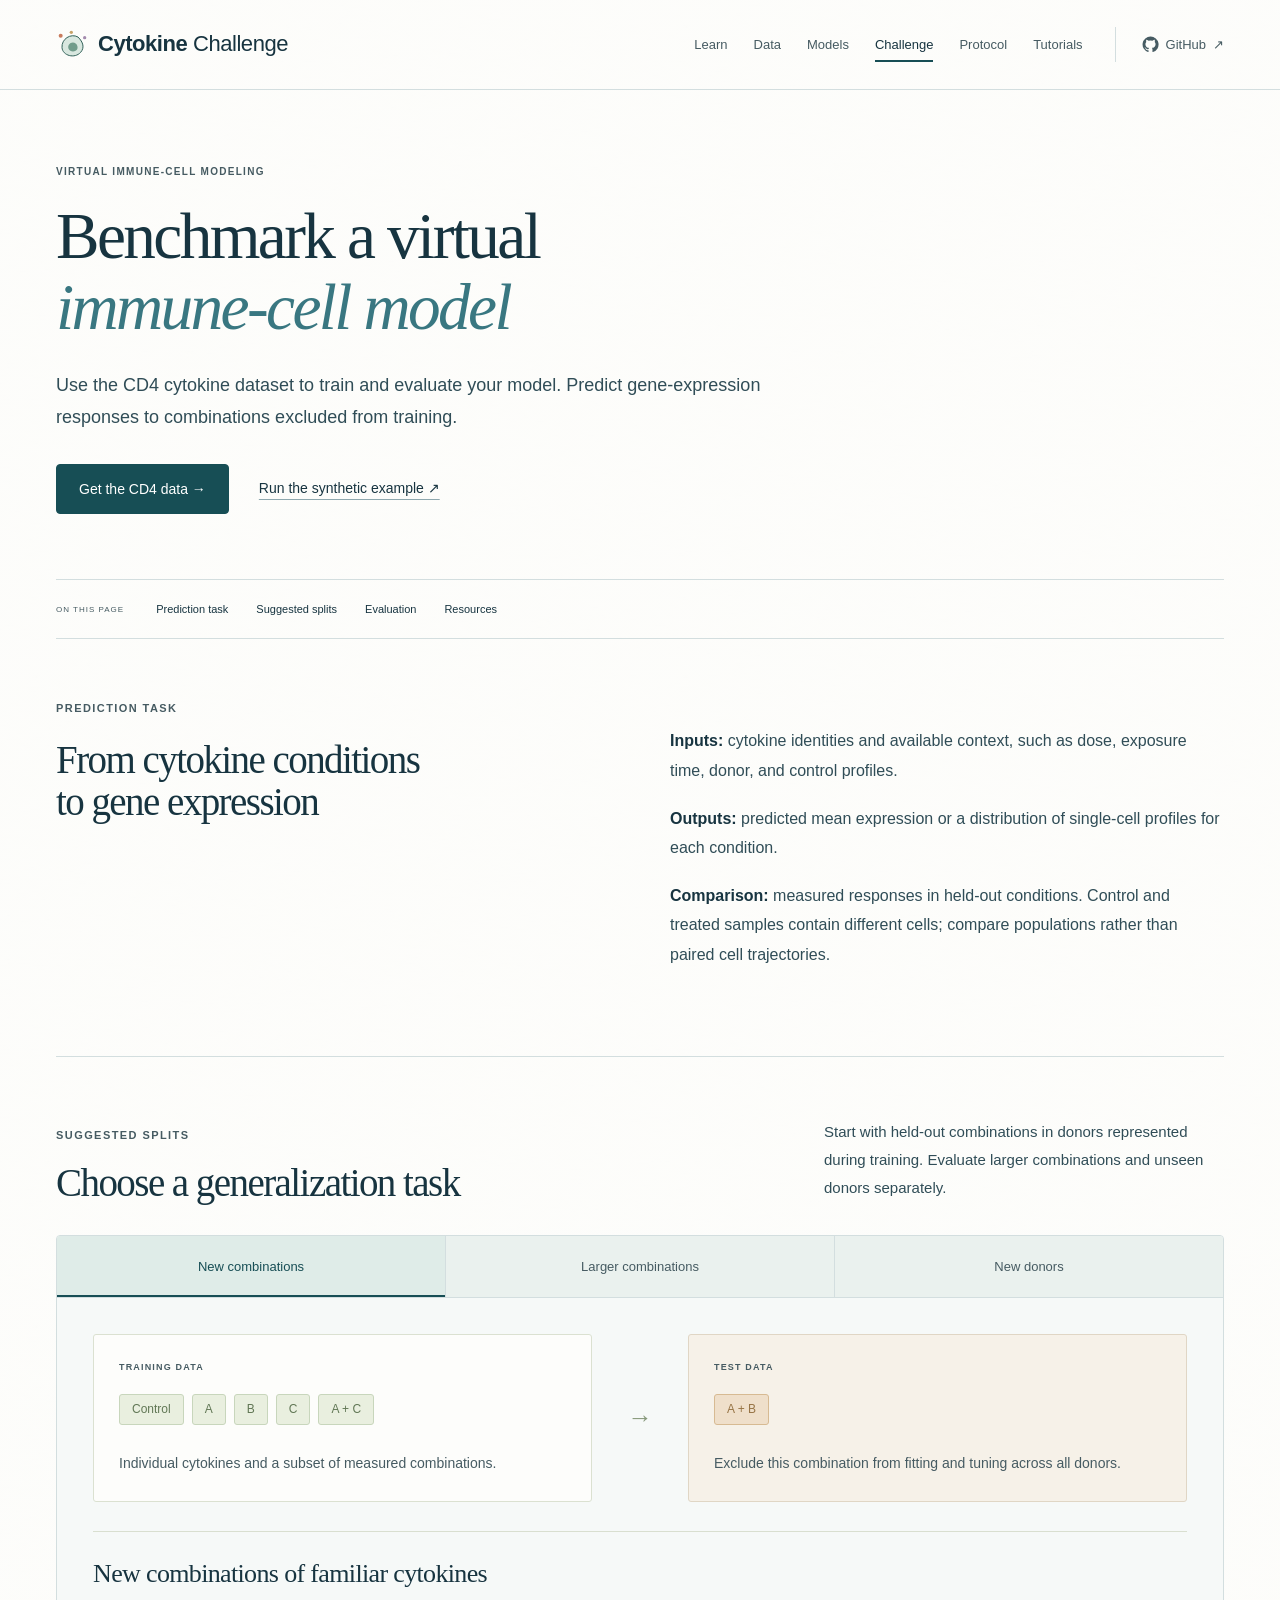
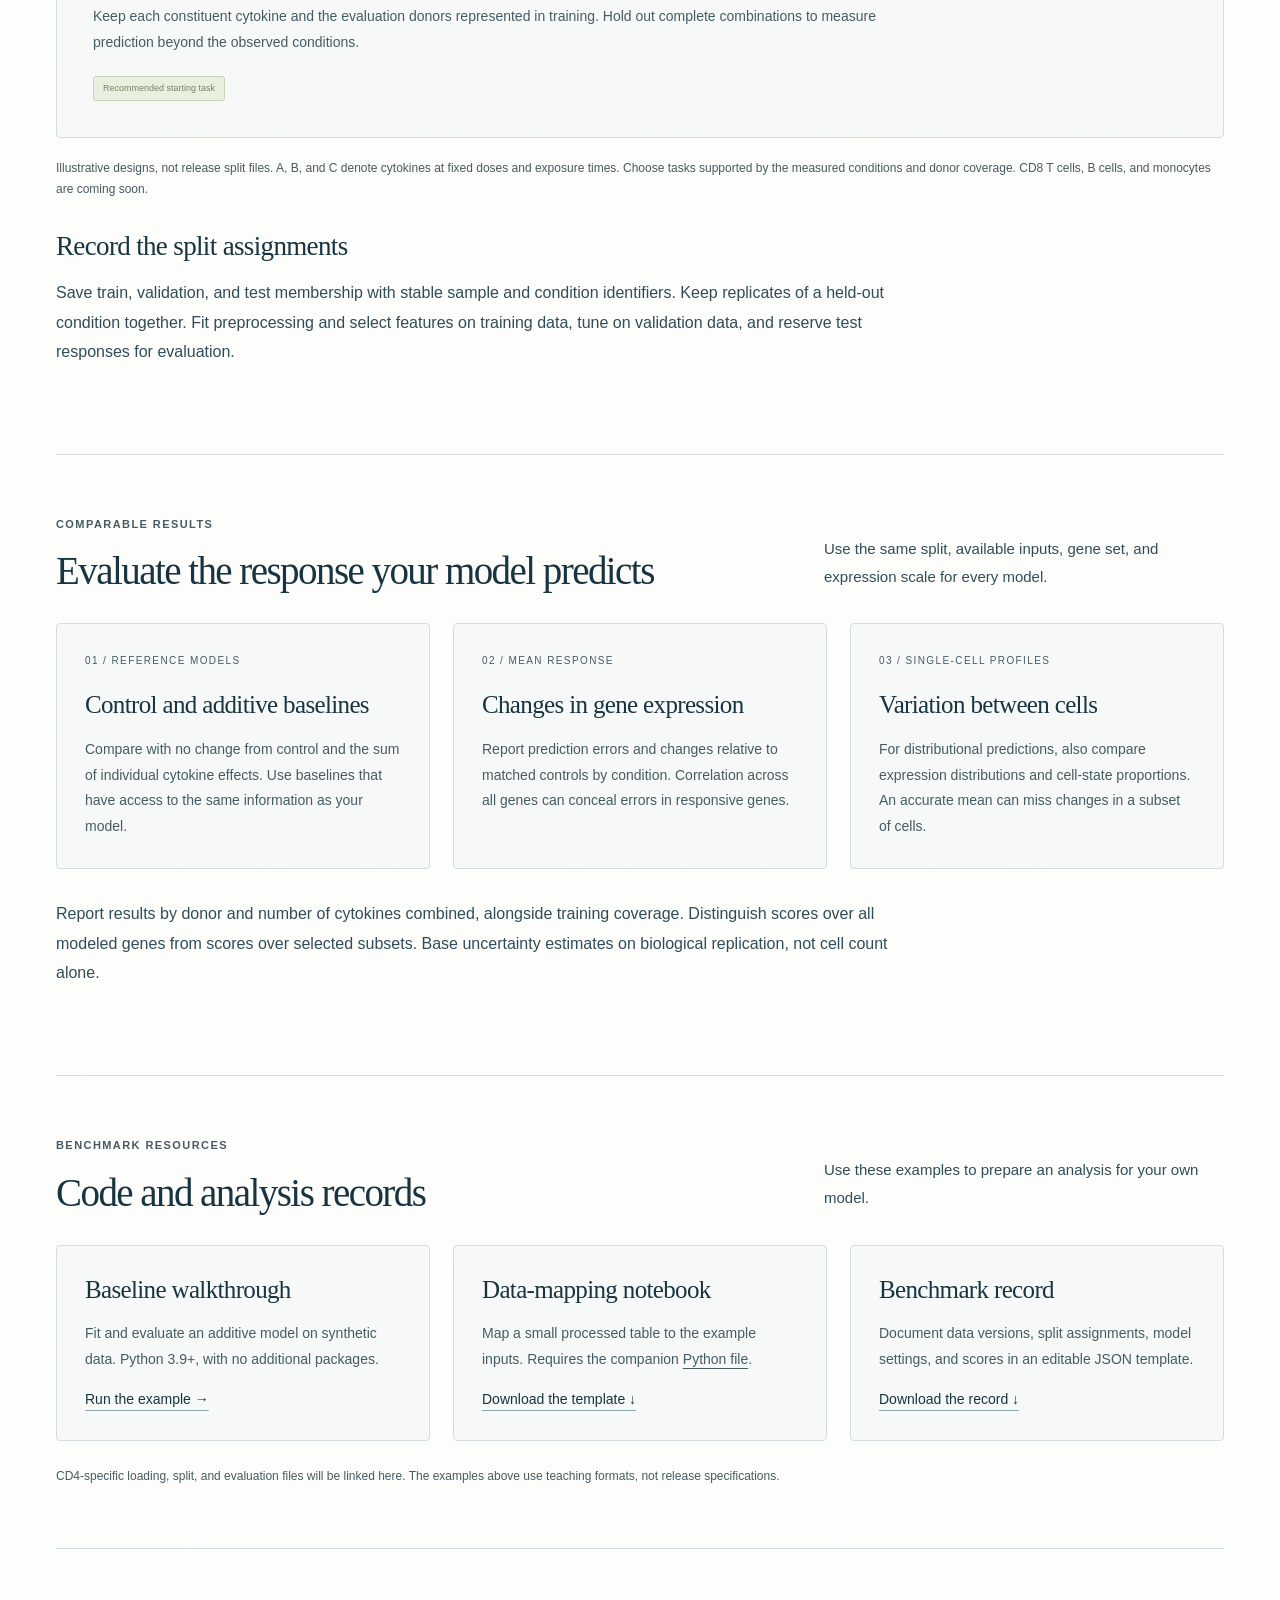
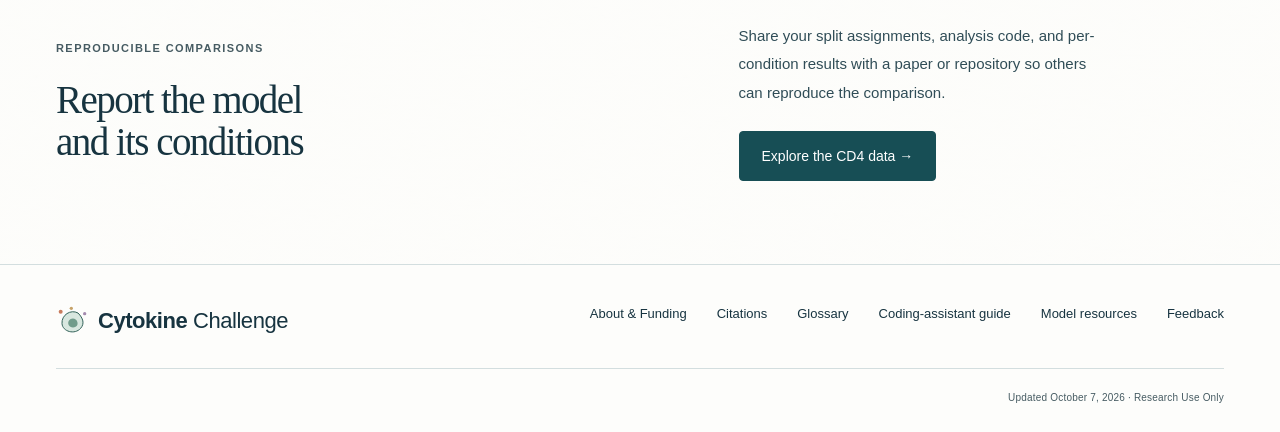
<file: challenge/index.html>
<!doctype html>
<html lang="en"><head><meta charset="utf-8"><meta name="viewport" content="width=device-width, initial-scale=1">
<title>Benchmark a virtual immune-cell model · Cytokine Challenge</title><meta name="description" content="Use the CD4 cytokine dataset with your own virtual-cell model. Explore split designs, evaluation guidance, and reusable benchmarking resources.">
<meta name="theme-color" content="#fdfdfb"><meta name="color-scheme" content="light"><meta name="robots" content="noindex,nofollow">
<link rel="canonical" href="https://cytokinechallenge.org/challenge/"><meta property="og:type" content="website"><meta property="og:title" content="Benchmark a virtual immune-cell model · Cytokine Challenge"><meta property="og:description" content="Use the CD4 cytokine dataset with your own virtual-cell model. Explore split designs, evaluation guidance, and reusable benchmarking resources."><meta property="og:url" content="https://cytokinechallenge.org/challenge/"><meta property="og:image" content="https://cytokinechallenge.org/assets/cytokine-watercolor.webp">
<link rel="icon" href="/assets/favicon.svg" type="image/svg+xml"><link rel="stylesheet" href="/assets/style.css?v=547955395d94"><script src="/assets/app.js?v=cabff10b1fa9" defer></script></head>
<body class="inner-page"><a class="skip-link" href="#main">Skip to content</a>
<header class="site-header"><div class="container header-inner"><a class="brand" href="/" aria-label="Cytokine Challenge home"><img class="brand-mark" src="/assets/favicon.svg" alt="" width="32" height="36"><span>Cytokine<span class="brand-light"> Challenge</span></span></a>
<button class="menu-toggle" type="button" aria-expanded="false" aria-controls="primary-nav">Menu +</button>
<nav id="primary-nav" class="primary-nav" aria-label="Main navigation"><a href="/biology/">Learn</a><a href="/dataset/">Data</a><a href="/models/">Models</a><a href="/challenge/" aria-current="page">Challenge</a><a href="/protocol/">Protocol</a><a href="/tutorials/">Tutorials</a><a class="nav-github" href="https://github.com/akdslab"><svg viewBox="0 0 24 24" aria-hidden="true"><path fill="currentColor" d="M12 .8a11.2 11.2 0 0 0-3.54 21.83c.56.1.76-.24.76-.54v-2.1c-3.12.68-3.78-1.32-3.78-1.32-.51-1.3-1.25-1.65-1.25-1.65-1.02-.7.08-.69.08-.69 1.13.08 1.72 1.16 1.72 1.16 1 1.72 2.62 1.22 3.26.93.1-.73.39-1.22.71-1.5-2.5-.28-5.12-1.25-5.12-5.54 0-1.22.44-2.22 1.16-3-.12-.28-.5-1.42.11-2.96 0 0 .95-.3 3.08 1.15a10.72 10.72 0 0 1 5.6 0c2.14-1.45 3.08-1.15 3.08-1.15.61 1.54.23 2.68.11 2.96.72.78 1.16 1.78 1.16 3 0 4.3-2.63 5.25-5.13 5.53.4.35.76 1.03.76 2.07v3.17c0 .3.2.65.77.54A11.2 11.2 0 0 0 12 .8Z"/></svg>GitHub <span aria-hidden="true">↗</span></a></nav></div></header>
<main id="main" class="container" tabindex="-1"><header class="page-intro">
  <span class="eyebrow">Virtual immune-cell modeling</span>
  <h1>Benchmark a virtual<br><em>immune-cell model</em></h1>
  <p class="lede">Use the CD4 cytokine dataset to train and evaluate your model. Predict gene-expression responses to combinations excluded from training.</p>
  <div class="actions"><a class="button" href="/dataset/#release">Get the CD4 data →</a><a class="text-link" href="/tutorials/get-started/">Run the synthetic example ↗</a></div>
</header><nav class="page-index" aria-label="On this page"><span>On this page</span><a href="#task">Prediction task</a><a href="#generalization">Suggested splits</a><a href="#evaluation">Evaluation</a><a href="#resources">Resources</a></nav>

<section class="section two-col challenge-definition" id="task">
  <div><span class="eyebrow">Prediction task</span><h2>From cytokine conditions<br>to gene expression</h2></div>
  <div class="prose">
    <p><strong>Inputs:</strong> cytokine identities and available context, such as dose, exposure time, donor, and control profiles.</p>
    <p><strong>Outputs:</strong> predicted mean expression or a distribution of single-cell profiles for each condition.</p>
    <p><strong>Comparison:</strong> measured responses in held-out conditions. Control and treated samples contain different cells; compare populations rather than paired cell trajectories.</p>
  </div>
</section>

<section class="section split-section" id="generalization">
  <div class="section-heading"><div><span class="eyebrow">Suggested splits</span><h2>Choose a generalization task</h2></div><p>Start with held-out combinations in donors represented during training. Evaluate larger combinations and unseen donors separately.</p></div>
  <div class="split-explorer" data-split-explorer>
    <div class="split-tabs" role="tablist" aria-label="Generalization question">
      <button id="tab-combination" type="button" role="tab" aria-selected="true" aria-controls="split-panel" data-split="combination">New combinations</button>
      <button id="tab-order" type="button" role="tab" aria-selected="false" aria-controls="split-panel" tabindex="-1" data-split="order">Larger combinations</button>
      <button id="tab-context" type="button" role="tab" aria-selected="false" aria-controls="split-panel" tabindex="-1" data-split="context">New donors</button>
    </div>
    <div id="split-panel" class="split-panel" role="tabpanel" aria-labelledby="tab-combination" tabindex="0">
      <div class="split-visual">
        <div class="split-box"><span class="eyebrow">Training data</span><div id="split-train" class="condition-chips"><span>Control</span><span>A</span><span>B</span><span>C</span><span>A + C</span></div><p id="split-train-note">Individual cytokines and a subset of measured combinations.</p></div>
        <span class="split-arrow" aria-hidden="true">→</span>
        <div class="split-box test-box"><span class="eyebrow">Test data</span><div id="split-test" class="condition-chips"><span>A + B</span></div><p id="split-test-note">Exclude this combination from fitting and tuning across all donors.</p></div>
      </div>
      <div class="split-explanation"><h3 id="split-title">New combinations of familiar cytokines</h3><p id="split-description">Keep each constituent cytokine and the evaluation donors represented in training. Hold out complete combinations to measure prediction beyond the observed conditions.</p><span id="split-status" class="badge">Recommended starting task</span></div>
    </div>
  </div>
  <noscript><div class="two-col">
    <article class="card"><h3>Larger combinations</h3><p>Train on controls, individual cytokines, and measured pairs; evaluate measured triples in represented donors. Keep triple responses out of fitting and tuning. Use this task where the measured combination sizes support it.</p></article>
    <article class="card"><h3>New donors</h3><p>Exclude an evaluation donor from fitting and tuning, and evaluate conditions represented in training donors. Report whether control profiles from the held-out donor are supplied at prediction time.</p></article>
  </div></noscript>
  <p class="small">Illustrative designs, not release split files. A, B, and C denote cytokines at fixed doses and exposure times. Choose tasks supported by the measured conditions and donor coverage. CD8 T cells, B cells, and monocytes are coming soon.</p>
  <div class="prose evaluation-scope"><h3>Record the split assignments</h3><p>Save train, validation, and test membership with stable sample and condition identifiers. Keep replicates of a held-out condition together. Fit preprocessing and select features on training data, tune on validation data, and reserve test responses for evaluation.</p></div>
</section>

<section class="section" id="evaluation">
  <div class="section-heading"><div><span class="eyebrow">Comparable results</span><h2>Evaluate the response your model predicts</h2></div><p>Use the same split, available inputs, gene set, and expression scale for every model.</p></div>
  <div class="card-grid">
    <article class="card"><span class="card-kicker">01 / Reference models</span><h3>Control and additive baselines</h3><p>Compare with no change from control and the sum of individual cytokine effects. Use baselines that have access to the same information as your model.</p></article>
    <article class="card"><span class="card-kicker">02 / Mean response</span><h3>Changes in gene expression</h3><p>Report prediction errors and changes relative to matched controls by condition. Correlation across all genes can conceal errors in responsive genes.</p></article>
    <article class="card"><span class="card-kicker">03 / Single-cell profiles</span><h3>Variation between cells</h3><p>For distributional predictions, also compare expression distributions and cell-state proportions. An accurate mean can miss changes in a subset of cells.</p></article>
  </div>
  <div class="prose evaluation-scope"><p>Report results by donor and number of cytokines combined, alongside training coverage. Distinguish scores over all modeled genes from scores over selected subsets. Base uncertainty estimates on biological replication, not cell count alone.</p></div>
</section>

<section class="section" id="resources">
  <div class="section-heading"><div><span class="eyebrow">Benchmark resources</span><h2>Code and analysis records</h2></div><p>Use these examples to prepare an analysis for your own model.</p></div>
  <div class="card-grid">
    <article class="card"><h3>Baseline walkthrough</h3><p>Fit and evaluate an additive model on synthetic data. Python 3.9+, with no additional packages.</p><a class="text-link" href="/tutorials/get-started/">Run the example →</a></article>
    <article class="card"><h3>Data-mapping notebook</h3><p>Map a small processed table to the example inputs. Requires the companion <a href="/downloads/cytokine_baseline.py" download>Python file</a>.</p><a class="text-link" href="/downloads/adapt_your_data.ipynb" download>Download the template ↓</a></article>
    <article class="card"><h3>Benchmark record</h3><p>Document data versions, split assignments, model settings, and scores in an editable JSON template.</p><a class="text-link" href="/downloads/benchmark-record.json" download>Download the record ↓</a></article>
  </div>
  <p class="small section-note">CD4-specific loading, split, and evaluation files will be linked here. The examples above use teaching formats, not release specifications.</p>
</section>

<section class="closing-band" id="reporting"><div><span class="eyebrow">Reproducible comparisons</span><h2>Report the model<br>and its conditions</h2></div><div><p>Share your split assignments, analysis code, and per-condition results with a paper or repository so others can reproduce the comparison.</p><a class="button" href="/dataset/#release">Explore the CD4 data →</a></div></section>
</main>
<footer class="site-footer"><div class="container"><div class="footer-top"><div><a class="brand" href="/" aria-label="Cytokine Challenge home"><img class="brand-mark" src="/assets/favicon.svg" alt="" width="32" height="36"><span>Cytokine<span class="brand-light"> Challenge</span></span></a></div><nav class="footer-links" aria-label="Footer navigation"><a href="/about/">About &amp; Funding</a><a href="/about/#citations">Citations</a><a href="/glossary/">Glossary</a><a href="/tutorials/assistant-setup/">Coding-assistant guide</a><a href="/models/#resources">Model resources</a><a href="/community/">Feedback</a></nav></div><div class="footer-bottom"><span>Updated <time datetime="2026-10-07">October 7, 2026</time> · Research Use Only</span></div></div></footer>
<div id="copy-status" class="sr-only" role="status" aria-live="polite"></div></body></html>
</file>
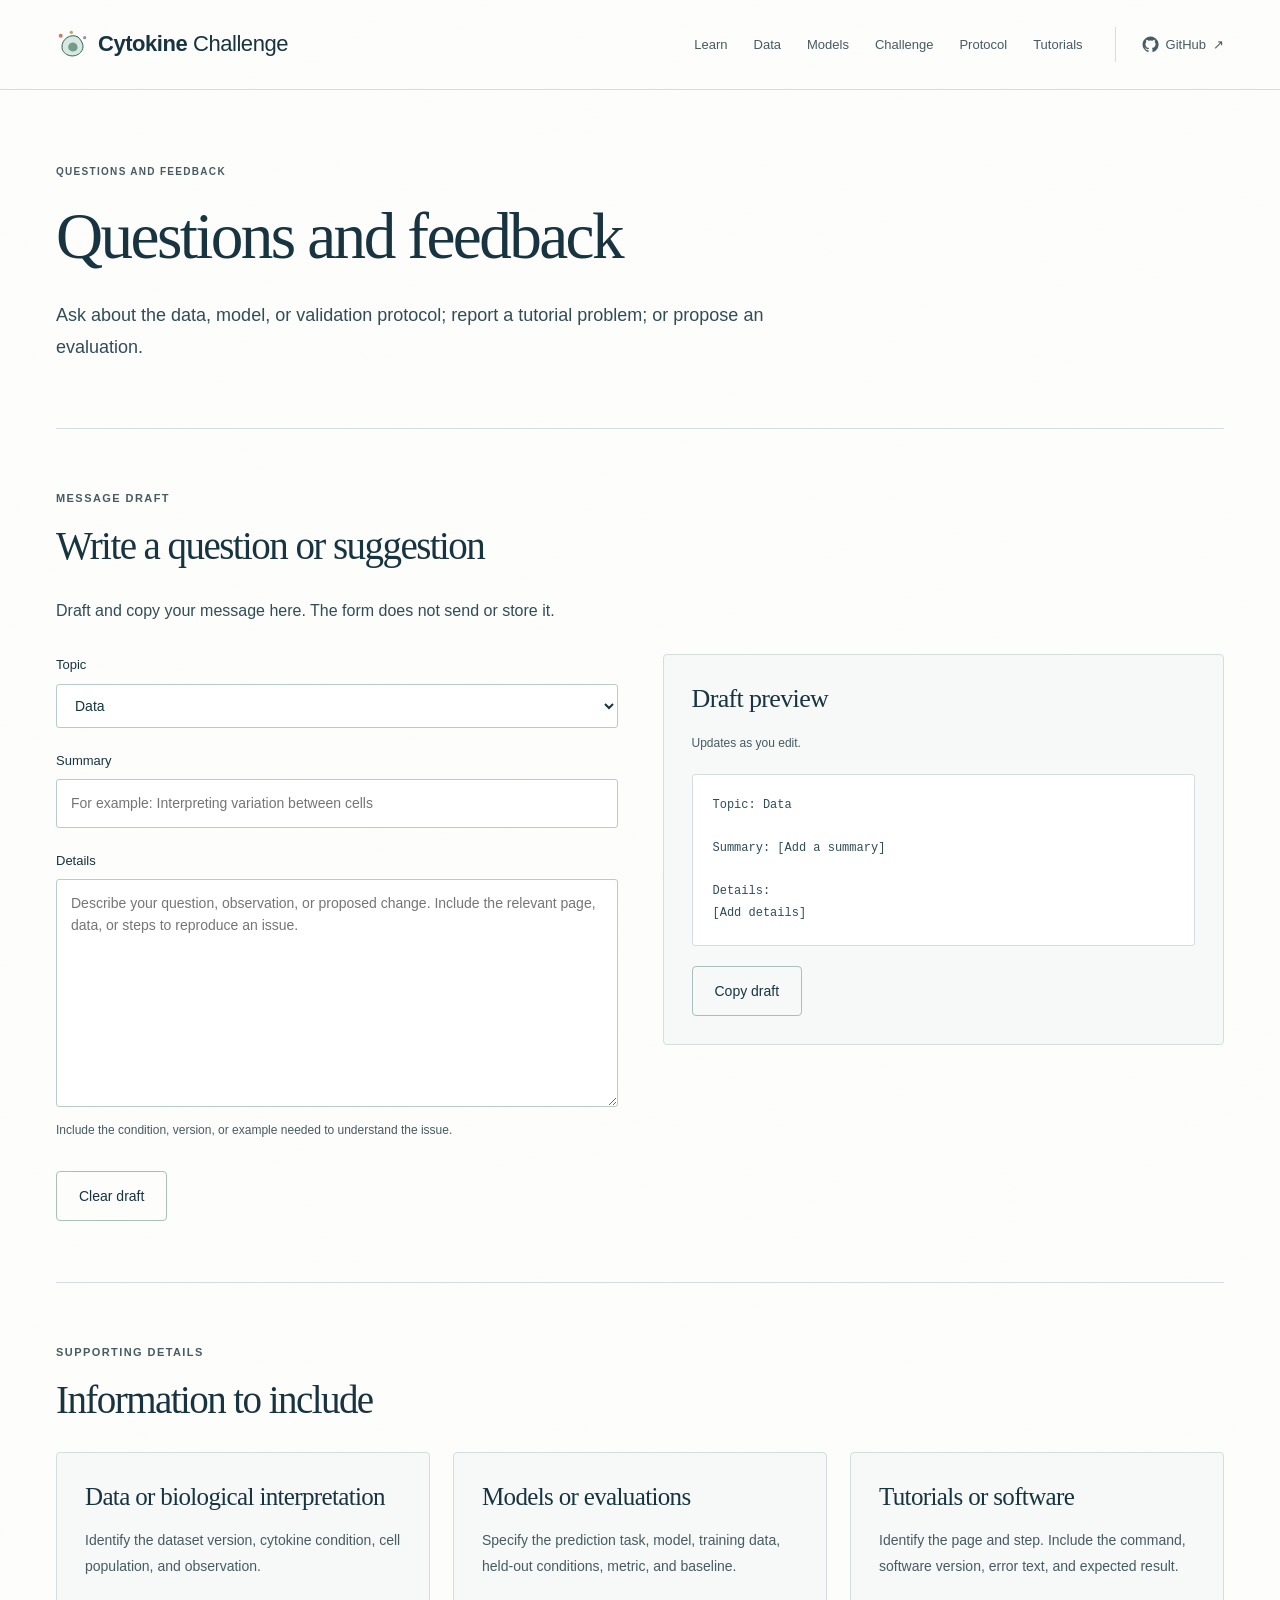
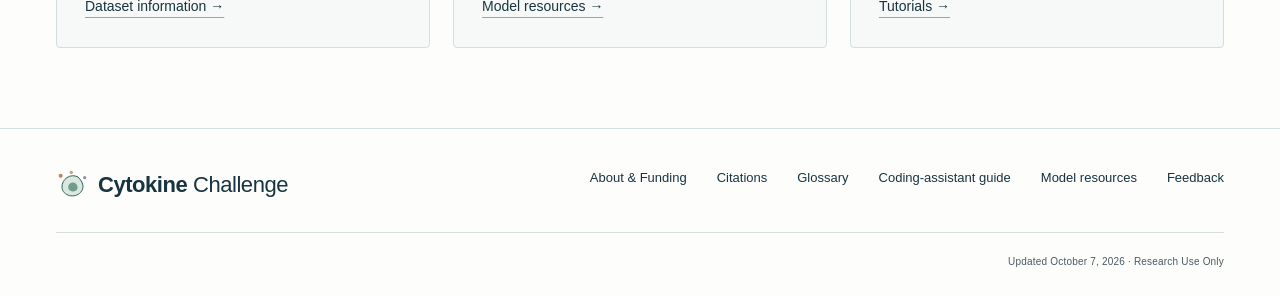
<file: community/index.html>
<!doctype html>
<html lang="en"><head><meta charset="utf-8"><meta name="viewport" content="width=device-width, initial-scale=1">
<title>Questions and feedback · Cytokine Challenge</title><meta name="description" content="Prepare a question, issue report, or evaluation suggestion about Cytokine Challenge.">
<meta name="theme-color" content="#fdfdfb"><meta name="color-scheme" content="light"><meta name="robots" content="noindex,nofollow">
<link rel="canonical" href="https://cytokinechallenge.org/community/"><meta property="og:type" content="website"><meta property="og:title" content="Questions and feedback · Cytokine Challenge"><meta property="og:description" content="Prepare a question, issue report, or evaluation suggestion about Cytokine Challenge."><meta property="og:url" content="https://cytokinechallenge.org/community/"><meta property="og:image" content="https://cytokinechallenge.org/assets/cytokine-watercolor.webp">
<link rel="icon" href="/assets/favicon.svg" type="image/svg+xml"><link rel="stylesheet" href="/assets/style.css?v=547955395d94"><script src="/assets/app.js?v=cabff10b1fa9" defer></script></head>
<body class="inner-page"><a class="skip-link" href="#main">Skip to content</a>
<header class="site-header"><div class="container header-inner"><a class="brand" href="/" aria-label="Cytokine Challenge home"><img class="brand-mark" src="/assets/favicon.svg" alt="" width="32" height="36"><span>Cytokine<span class="brand-light"> Challenge</span></span></a>
<button class="menu-toggle" type="button" aria-expanded="false" aria-controls="primary-nav">Menu +</button>
<nav id="primary-nav" class="primary-nav" aria-label="Main navigation"><a href="/biology/">Learn</a><a href="/dataset/">Data</a><a href="/models/">Models</a><a href="/challenge/">Challenge</a><a href="/protocol/">Protocol</a><a href="/tutorials/">Tutorials</a><a class="nav-github" href="https://github.com/akdslab"><svg viewBox="0 0 24 24" aria-hidden="true"><path fill="currentColor" d="M12 .8a11.2 11.2 0 0 0-3.54 21.83c.56.1.76-.24.76-.54v-2.1c-3.12.68-3.78-1.32-3.78-1.32-.51-1.3-1.25-1.65-1.25-1.65-1.02-.7.08-.69.08-.69 1.13.08 1.72 1.16 1.72 1.16 1 1.72 2.62 1.22 3.26.93.1-.73.39-1.22.71-1.5-2.5-.28-5.12-1.25-5.12-5.54 0-1.22.44-2.22 1.16-3-.12-.28-.5-1.42.11-2.96 0 0 .95-.3 3.08 1.15a10.72 10.72 0 0 1 5.6 0c2.14-1.45 3.08-1.15 3.08-1.15.61 1.54.23 2.68.11 2.96.72.78 1.16 1.78 1.16 3 0 4.3-2.63 5.25-5.13 5.53.4.35.76 1.03.76 2.07v3.17c0 .3.2.65.77.54A11.2 11.2 0 0 0 12 .8Z"/></svg>GitHub <span aria-hidden="true">↗</span></a></nav></div></header>
<main id="main" class="container" tabindex="-1"><section class="page-intro">
  <p class="eyebrow">Questions and feedback</p>
  <h1>Questions and feedback</h1>
  <p class="lede">Ask about the data, model, or validation protocol; report a tutorial problem; or propose an evaluation.</p>
</section>

<section class="section" id="prepare">
  <div class="section-heading">
    <p class="section-kicker">Message draft</p>
    <h2>Write a question or suggestion</h2>
  </div>
  <p id="feedback-help">Draft and copy your message here. The form does not send or store it.</p>
  <div class="feedback-layout">
    <form id="feedback-form" class="feedback-form" aria-describedby="feedback-help" autocomplete="off">
      <div class="field">
        <label for="feedback-topic">Topic</label>
        <select id="feedback-topic">
          <option value="data">Data</option>
          <option value="model">Model</option>
          <option value="tutorial">Tutorial</option>
          <option value="biology">Biology</option>
          <option value="evaluation">Evaluation</option>
          <option value="other">Other</option>
        </select>
      </div>
      <div class="field">
        <label for="feedback-summary">Summary</label>
        <input id="feedback-summary" type="text" maxlength="180" placeholder="For example: Interpreting variation between cells">
      </div>
      <div class="field">
        <label for="feedback-details">Details</label>
        <textarea id="feedback-details" rows="9" maxlength="16000" aria-describedby="feedback-details-help" placeholder="Describe your question, observation, or proposed change. Include the relevant page, data, or steps to reproduce an issue."></textarea>
        <p id="feedback-details-help" class="note">Include the condition, version, or example needed to understand the issue.</p>
      </div>
      <div class="actions"><button type="reset" class="button secondary">Clear draft</button></div>
    </form>
    <div class="card feedback-preview" aria-labelledby="feedback-preview-heading">
      <h3 id="feedback-preview-heading">Draft preview</h3>
      <p class="note">Updates as you edit.</p>
      <pre id="feedback-draft" class="draft-output" aria-label="Feedback draft" tabindex="0">Topic: Data

Summary: [Add a summary]

Details:
[Add details]</pre>
      <div class="actions"><button type="button" class="button secondary feedback-copy" data-copy="feedback-draft">Copy draft</button></div>
    </div>
  </div>
  <noscript><p class="note">The draft preview requires JavaScript. You can write and copy your question directly from the fields above.</p></noscript>
</section>

<section class="section" id="useful-context">
  <div class="section-heading">
    <p class="section-kicker">Supporting details</p>
    <h2>Information to include</h2>
  </div>
  <div class="card-grid">
    <article class="card">
      <h3>Data or biological interpretation</h3>
      <p>Identify the dataset version, cytokine condition, cell population, and observation.</p>
      <a class="text-link" href="/dataset/">Dataset information →</a>
    </article>
    <article class="card">
      <h3>Models or evaluations</h3>
      <p>Specify the prediction task, model, training data, held-out conditions, metric, and baseline.</p>
      <a class="text-link" href="/models/">Model resources →</a>
    </article>
    <article class="card">
      <h3>Tutorials or software</h3>
      <p>Identify the page and step. Include the command, software version, error text, and expected result.</p>
      <a class="text-link" href="/tutorials/">Tutorials →</a>
    </article>
  </div>
</section>
</main>
<footer class="site-footer"><div class="container"><div class="footer-top"><div><a class="brand" href="/" aria-label="Cytokine Challenge home"><img class="brand-mark" src="/assets/favicon.svg" alt="" width="32" height="36"><span>Cytokine<span class="brand-light"> Challenge</span></span></a></div><nav class="footer-links" aria-label="Footer navigation"><a href="/about/">About &amp; Funding</a><a href="/about/#citations">Citations</a><a href="/glossary/">Glossary</a><a href="/tutorials/assistant-setup/">Coding-assistant guide</a><a href="/models/#resources">Model resources</a><a href="/community/">Feedback</a></nav></div><div class="footer-bottom"><span>Updated <time datetime="2026-10-07">October 7, 2026</time> · Research Use Only</span></div></div></footer>
<div id="copy-status" class="sr-only" role="status" aria-live="polite"></div></body></html>
</file>
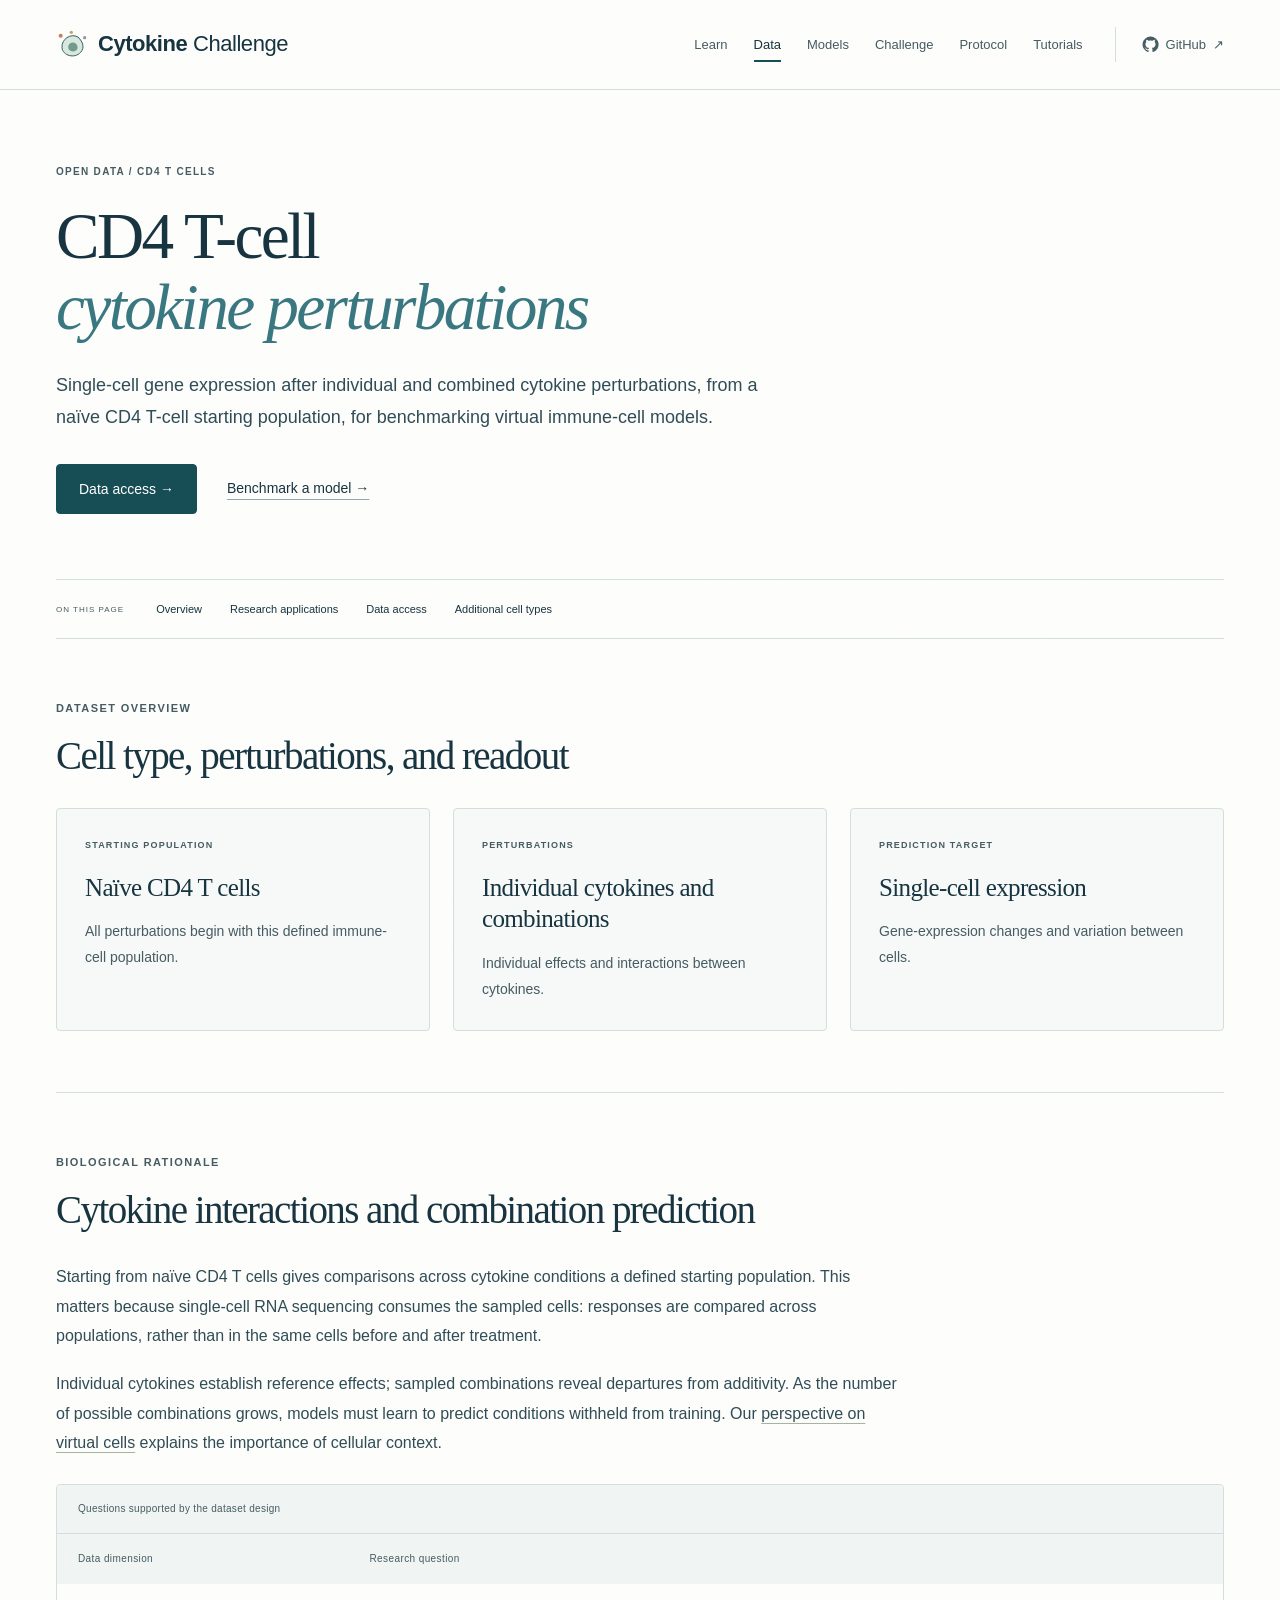
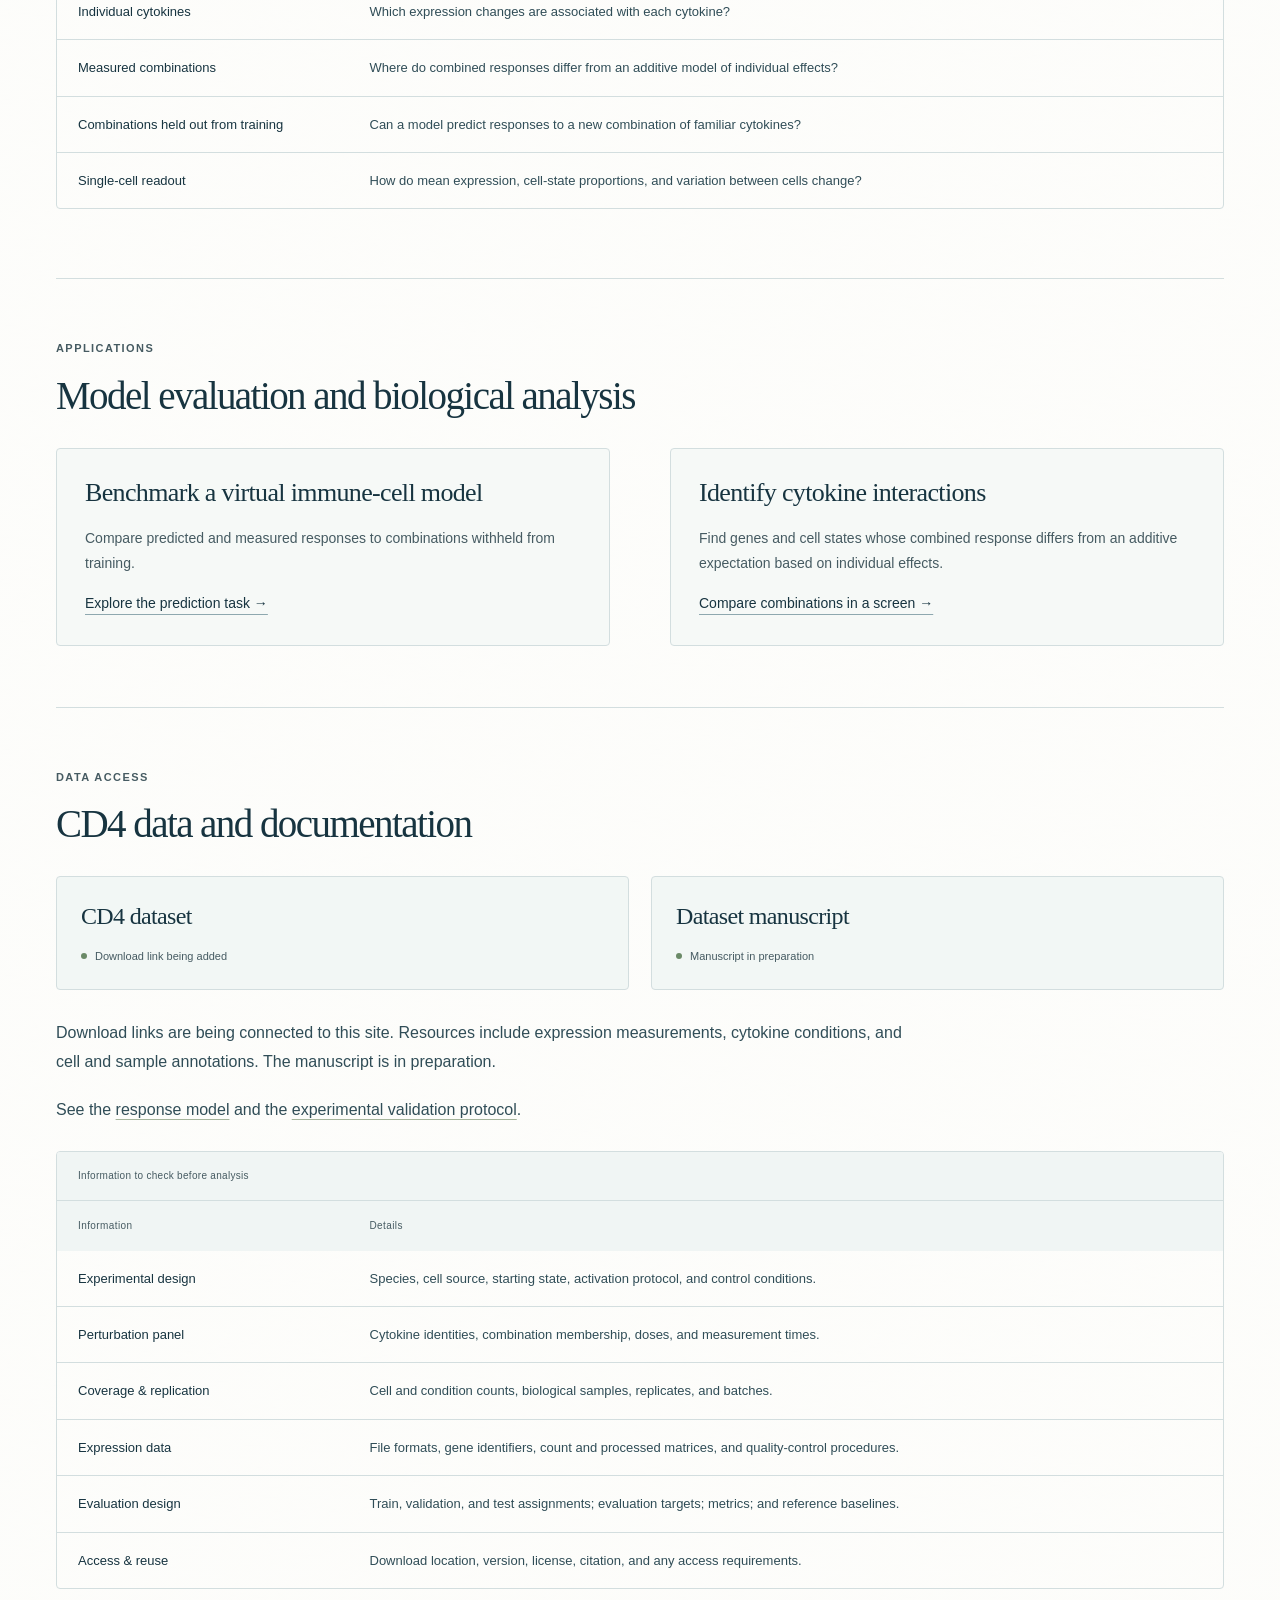
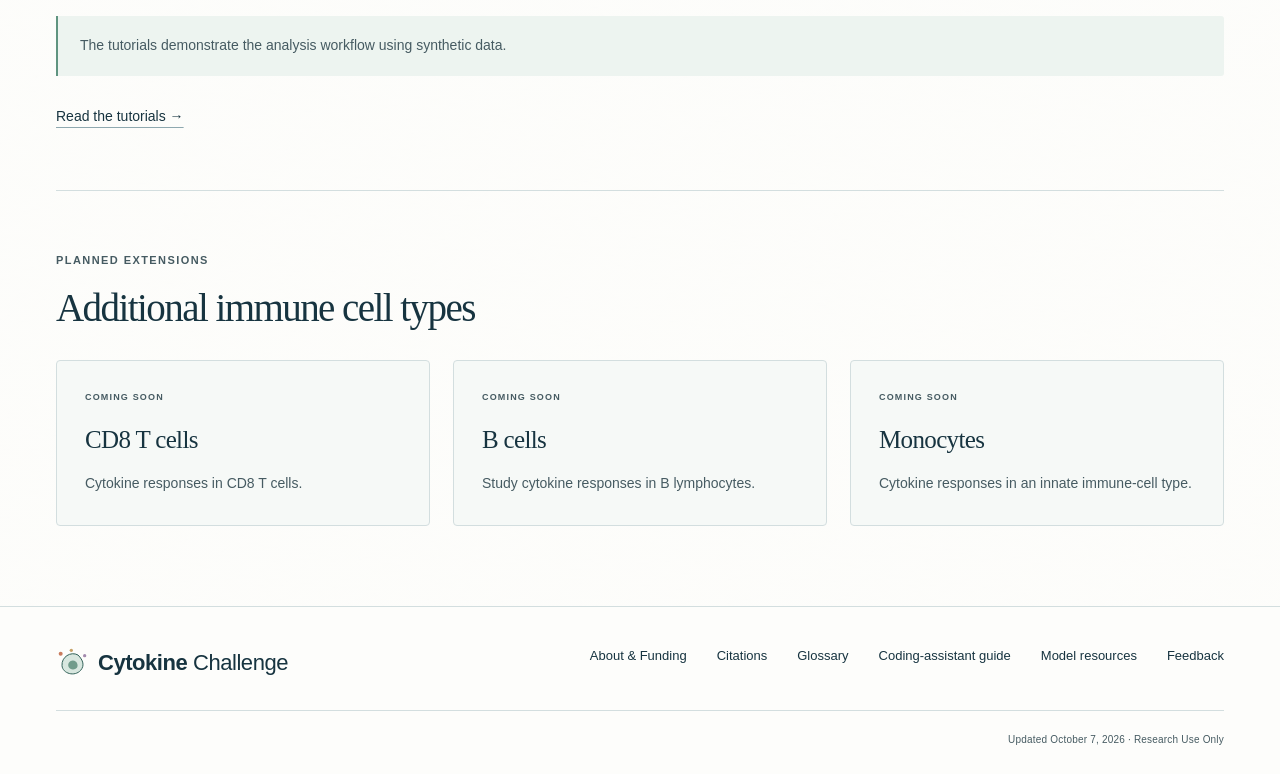
<file: dataset/index.html>
<!doctype html>
<html lang="en"><head><meta charset="utf-8"><meta name="viewport" content="width=device-width, initial-scale=1">
<title>The dataset · Cytokine Challenge</title><meta name="description" content="Cytokine perturbations from a naïve CD4 T-cell starting population for benchmarking combinatorial responses in virtual immune-cell models.">
<meta name="theme-color" content="#fdfdfb"><meta name="color-scheme" content="light"><meta name="robots" content="noindex,nofollow">
<link rel="canonical" href="https://cytokinechallenge.org/dataset/"><meta property="og:type" content="website"><meta property="og:title" content="The dataset · Cytokine Challenge"><meta property="og:description" content="Cytokine perturbations from a naïve CD4 T-cell starting population for benchmarking combinatorial responses in virtual immune-cell models."><meta property="og:url" content="https://cytokinechallenge.org/dataset/"><meta property="og:image" content="https://cytokinechallenge.org/assets/cytokine-watercolor.webp">
<link rel="icon" href="/assets/favicon.svg" type="image/svg+xml"><link rel="stylesheet" href="/assets/style.css?v=547955395d94"><script src="/assets/app.js?v=cabff10b1fa9" defer></script></head>
<body class="inner-page"><a class="skip-link" href="#main">Skip to content</a>
<header class="site-header"><div class="container header-inner"><a class="brand" href="/" aria-label="Cytokine Challenge home"><img class="brand-mark" src="/assets/favicon.svg" alt="" width="32" height="36"><span>Cytokine<span class="brand-light"> Challenge</span></span></a>
<button class="menu-toggle" type="button" aria-expanded="false" aria-controls="primary-nav">Menu +</button>
<nav id="primary-nav" class="primary-nav" aria-label="Main navigation"><a href="/biology/">Learn</a><a href="/dataset/" aria-current="page">Data</a><a href="/models/">Models</a><a href="/challenge/">Challenge</a><a href="/protocol/">Protocol</a><a href="/tutorials/">Tutorials</a><a class="nav-github" href="https://github.com/akdslab"><svg viewBox="0 0 24 24" aria-hidden="true"><path fill="currentColor" d="M12 .8a11.2 11.2 0 0 0-3.54 21.83c.56.1.76-.24.76-.54v-2.1c-3.12.68-3.78-1.32-3.78-1.32-.51-1.3-1.25-1.65-1.25-1.65-1.02-.7.08-.69.08-.69 1.13.08 1.72 1.16 1.72 1.16 1 1.72 2.62 1.22 3.26.93.1-.73.39-1.22.71-1.5-2.5-.28-5.12-1.25-5.12-5.54 0-1.22.44-2.22 1.16-3-.12-.28-.5-1.42.11-2.96 0 0 .95-.3 3.08 1.15a10.72 10.72 0 0 1 5.6 0c2.14-1.45 3.08-1.15 3.08-1.15.61 1.54.23 2.68.11 2.96.72.78 1.16 1.78 1.16 3 0 4.3-2.63 5.25-5.13 5.53.4.35.76 1.03.76 2.07v3.17c0 .3.2.65.77.54A11.2 11.2 0 0 0 12 .8Z"/></svg>GitHub <span aria-hidden="true">↗</span></a></nav></div></header>
<main id="main" class="container" tabindex="-1"><section class="page-intro">
  <p class="eyebrow">Open data / CD4 T cells</p>
  <h1>CD4 T-cell<br><em>cytokine perturbations</em></h1>
  <p class="lede">Single-cell gene expression after individual and combined cytokine perturbations, from a naïve CD4 T-cell starting population, for benchmarking virtual immune-cell models.</p>
  <div class="actions"><a class="button" href="#release">Data access →</a><a class="text-link" href="/challenge/">Benchmark a model →</a></div>
</section><nav class="page-index" aria-label="On this page"><span>On this page</span><a href="#overview">Overview</a><a href="#why-this-data">Research applications</a><a href="#release">Data access</a><a href="#roadmap">Additional cell types</a></nav>

<section class="section" id="overview">
  <div class="section-heading">
    <p class="section-kicker">Dataset overview</p>
    <h2>Cell type, perturbations, and readout</h2>
  </div>
  <div class="card-grid">
    <article class="card">
      <p class="section-kicker">Starting population</p>
      <h3>Naïve CD4 T cells</h3>
      <p>All perturbations begin with this defined immune-cell population.</p>
    </article>
    <article class="card">
      <p class="section-kicker">Perturbations</p>
      <h3>Individual cytokines and combinations</h3>
      <p>Individual effects and interactions between cytokines.</p>
    </article>
    <article class="card">
      <p class="section-kicker">Prediction target</p>
      <h3>Single-cell expression</h3>
      <p>Gene-expression changes and variation between cells.</p>
    </article>
  </div>
</section>

<section class="section" id="why-this-data">
  <div class="section-heading">
    <p class="section-kicker">Biological rationale</p>
    <h2>Cytokine interactions and combination prediction</h2>
  </div>
  <div class="prose">
    <p>Starting from naïve CD4 T cells gives comparisons across cytokine conditions a defined starting population. This matters because single-cell RNA sequencing consumes the sampled cells: responses are compared across populations, rather than in the same cells before and after treatment.</p>
    <p>Individual cytokines establish reference effects; sampled combinations reveal departures from additivity. As the number of possible combinations grows, models must learn to predict conditions withheld from training. Our <a href="https://pmc.ncbi.nlm.nih.gov/articles/PMC12919078/">perspective on virtual cells</a> explains the importance of cellular context.</p>
  </div>
  <div class="table-wrap">
    <table>
      <caption>Questions supported by the dataset design</caption>
      <thead><tr><th scope="col">Data dimension</th><th scope="col">Research question</th></tr></thead>
      <tbody>
        <tr><th scope="row">Individual cytokines</th><td>Which expression changes are associated with each cytokine?</td></tr>
        <tr><th scope="row">Measured combinations</th><td>Where do combined responses differ from an additive model of individual effects?</td></tr>
        <tr><th scope="row">Combinations held out from training</th><td>Can a model predict responses to a new combination of familiar cytokines?</td></tr>
        <tr><th scope="row">Single-cell readout</th><td>How do mean expression, cell-state proportions, and variation between cells change?</td></tr>
      </tbody>
    </table>
  </div>
</section>

<section class="section" id="use-cases">
  <div class="section-heading">
    <p class="section-kicker">Applications</p>
    <h2>Model evaluation and biological analysis</h2>
  </div>
  <div class="two-col">
    <article class="card">
      <h3>Benchmark a virtual immune-cell model</h3>
      <p>Compare predicted and measured responses to combinations withheld from training.</p>
      <a class="text-link" href="/challenge/">Explore the prediction task →</a>
    </article>
    <article class="card">
      <h3>Identify cytokine interactions</h3>
      <p>Find genes and cell states whose combined response differs from an additive expectation based on individual effects.</p>
      <a class="text-link" href="/screening/">Compare combinations in a screen →</a>
    </article>
  </div>
</section>

<section class="section" id="release">
  <div class="section-heading">
    <p class="section-kicker">Data access</p>
    <h2>CD4 data and documentation</h2>
  </div>
  <div class="release-resources"><div class="release-resource"><h3>CD4 dataset</h3><span class="resource-status"><span class="status-dot"></span>Download link being added</span></div><div class="release-resource"><h3>Dataset manuscript</h3><span class="resource-status"><span class="status-dot"></span>Manuscript in preparation</span></div></div>
  <div class="prose">
    <p>Download links are being connected to this site. Resources include expression measurements, cytokine conditions, and cell and sample annotations. The manuscript is in preparation.</p>
    <p>See the <a href="/models/">response model</a> and the <a href="/protocol/">experimental validation protocol</a>.</p>
  </div>
  <div class="table-wrap">
    <table>
      <caption>Information to check before analysis</caption>
      <thead><tr><th scope="col">Information</th><th scope="col">Details</th></tr></thead>
      <tbody>
        <tr><th scope="row">Experimental design</th><td>Species, cell source, starting state, activation protocol, and control conditions.</td></tr>
        <tr><th scope="row">Perturbation panel</th><td>Cytokine identities, combination membership, doses, and measurement times.</td></tr>
        <tr><th scope="row">Coverage &amp; replication</th><td>Cell and condition counts, biological samples, replicates, and batches.</td></tr>
        <tr><th scope="row">Expression data</th><td>File formats, gene identifiers, count and processed matrices, and quality-control procedures.</td></tr>
        <tr><th scope="row">Evaluation design</th><td>Train, validation, and test assignments; evaluation targets; metrics; and reference baselines.</td></tr>
        <tr><th scope="row">Access &amp; reuse</th><td>Download location, version, license, citation, and any access requirements.</td></tr>
      </tbody>
    </table>
  </div>
  <p class="note">The tutorials demonstrate the analysis workflow using synthetic data.</p>
  <a class="text-link" href="/tutorials/">Read the tutorials →</a>
</section>

<section class="section" id="roadmap">
  <div class="section-heading">
    <p class="section-kicker">Planned extensions</p>
    <h2>Additional immune cell types</h2>
  </div>
  <div class="card-grid">
    <article class="card"><p class="section-kicker">Coming soon</p><h3>CD8 T cells</h3><p>Cytokine responses in CD8 T cells.</p></article>
    <article class="card"><p class="section-kicker">Coming soon</p><h3>B cells</h3><p>Study cytokine responses in B lymphocytes.</p></article>
    <article class="card"><p class="section-kicker">Coming soon</p><h3>Monocytes</h3><p>Cytokine responses in an innate immune-cell type.</p></article>
  </div>
</section>
</main>
<footer class="site-footer"><div class="container"><div class="footer-top"><div><a class="brand" href="/" aria-label="Cytokine Challenge home"><img class="brand-mark" src="/assets/favicon.svg" alt="" width="32" height="36"><span>Cytokine<span class="brand-light"> Challenge</span></span></a></div><nav class="footer-links" aria-label="Footer navigation"><a href="/about/">About &amp; Funding</a><a href="/about/#citations">Citations</a><a href="/glossary/">Glossary</a><a href="/tutorials/assistant-setup/">Coding-assistant guide</a><a href="/models/#resources">Model resources</a><a href="/community/">Feedback</a></nav></div><div class="footer-bottom"><span>Updated <time datetime="2026-10-07">October 7, 2026</time> · Research Use Only</span></div></div></footer>
<div id="copy-status" class="sr-only" role="status" aria-live="polite"></div></body></html>
</file>
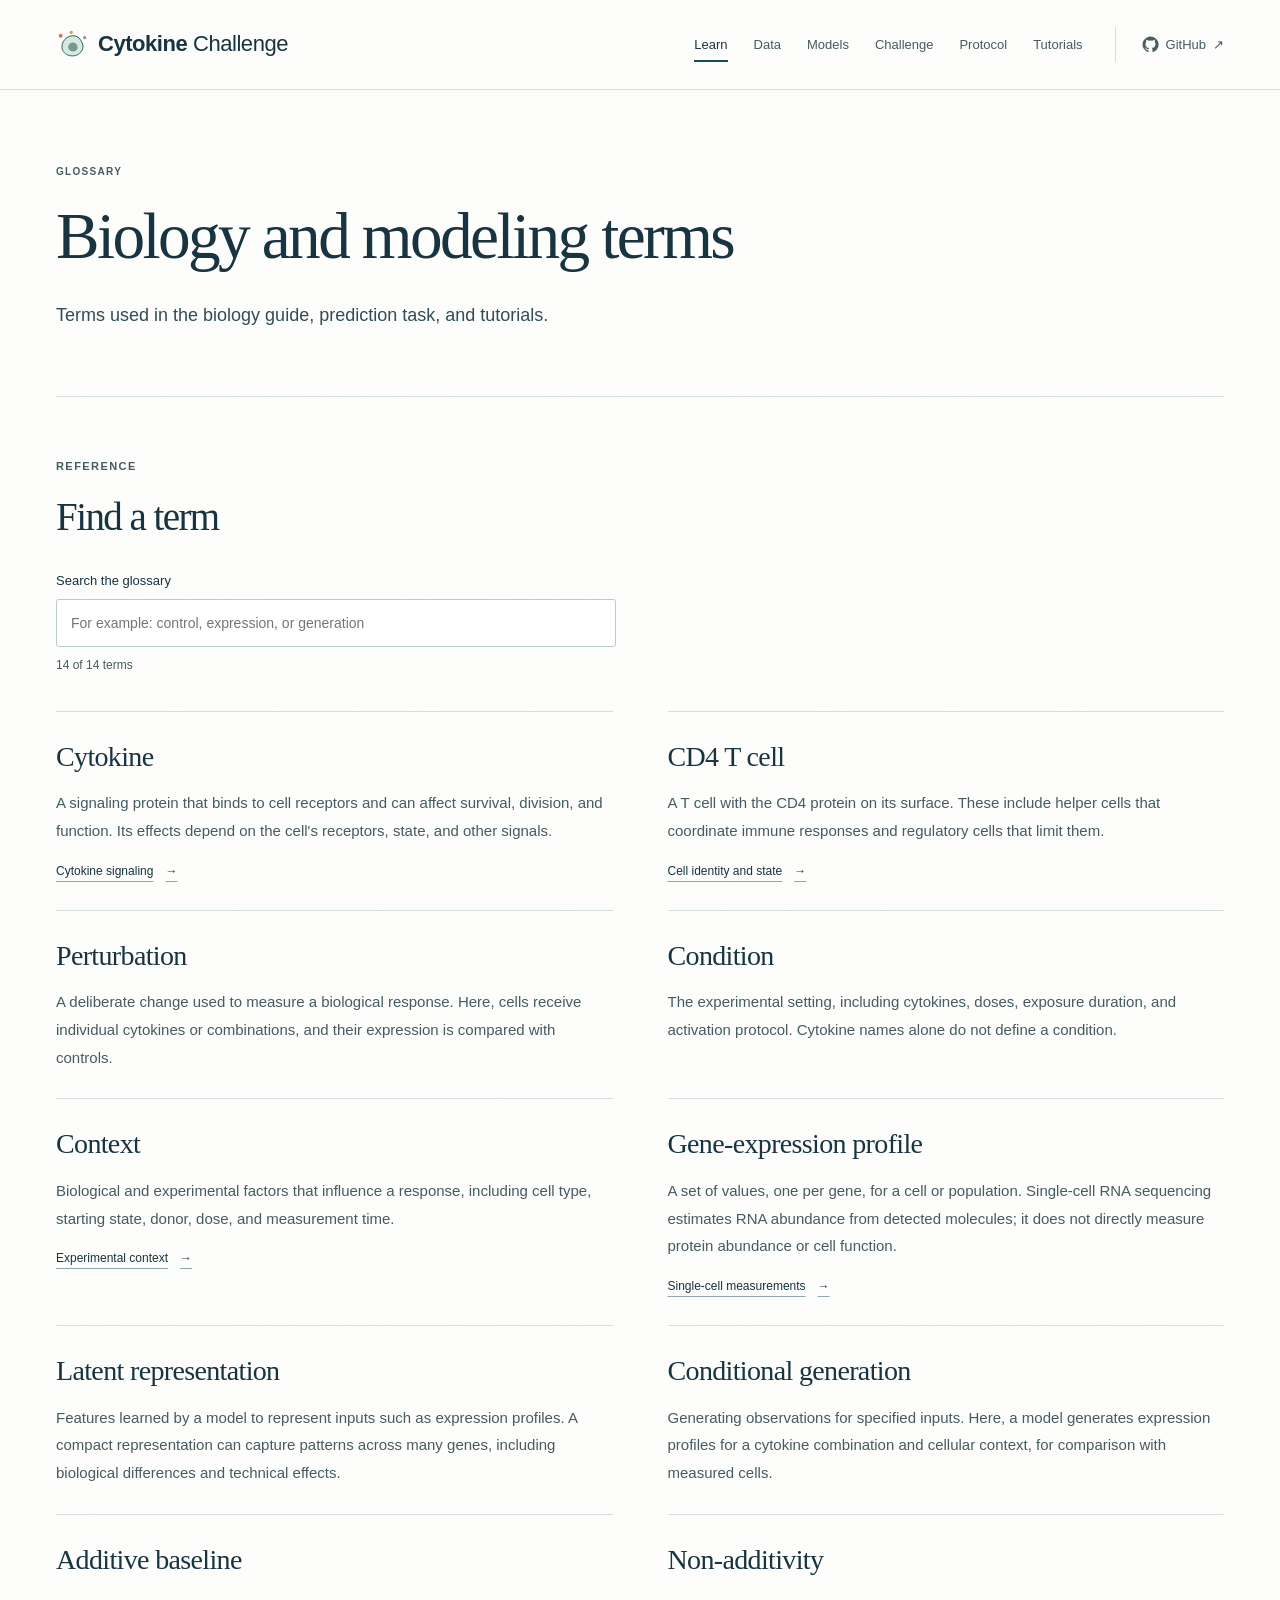
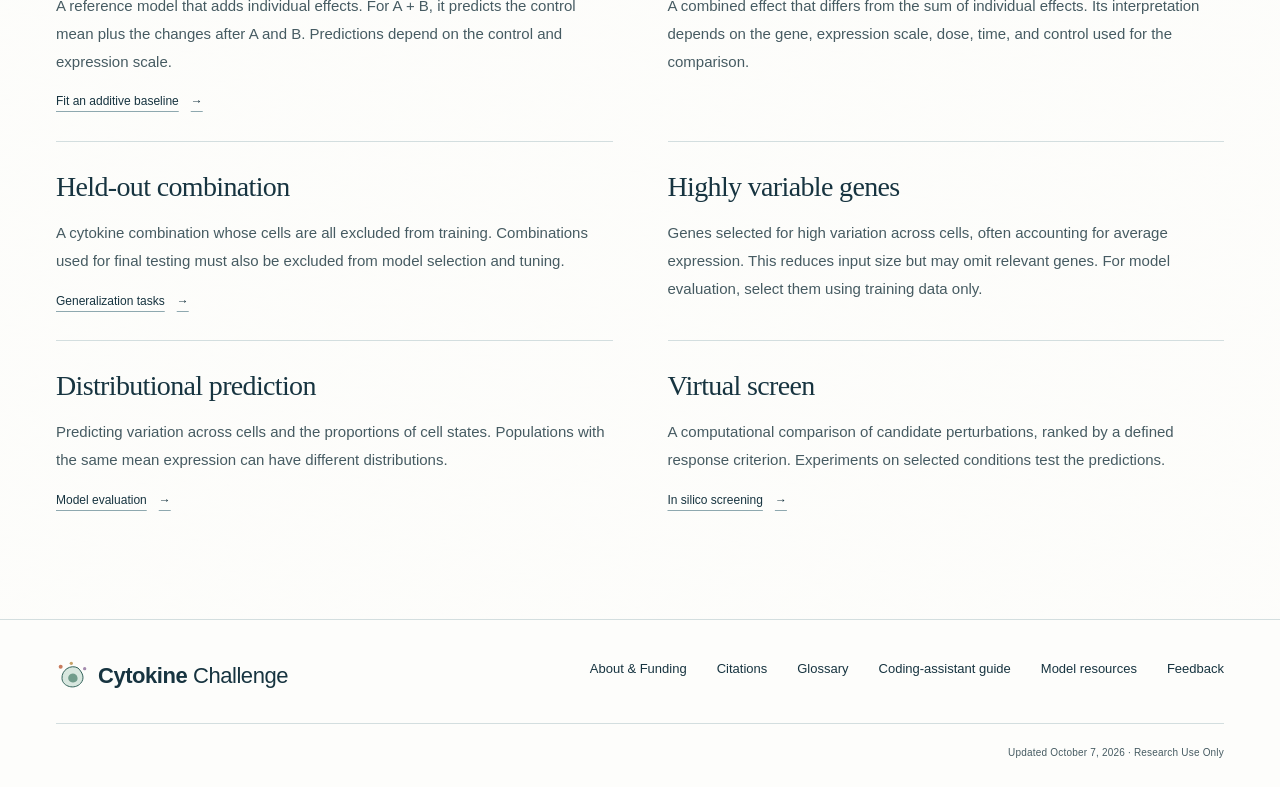
<file: glossary/index.html>
<!doctype html>
<html lang="en"><head><meta charset="utf-8"><meta name="viewport" content="width=device-width, initial-scale=1">
<title>Biology and modeling glossary · Cytokine Challenge</title><meta name="description" content="Definitions of cytokine, single-cell, and model-evaluation terms used on Cytokine Challenge.">
<meta name="theme-color" content="#fdfdfb"><meta name="color-scheme" content="light"><meta name="robots" content="noindex,nofollow">
<link rel="canonical" href="https://cytokinechallenge.org/glossary/"><meta property="og:type" content="website"><meta property="og:title" content="Biology and modeling glossary · Cytokine Challenge"><meta property="og:description" content="Definitions of cytokine, single-cell, and model-evaluation terms used on Cytokine Challenge."><meta property="og:url" content="https://cytokinechallenge.org/glossary/"><meta property="og:image" content="https://cytokinechallenge.org/assets/cytokine-watercolor.webp">
<link rel="icon" href="/assets/favicon.svg" type="image/svg+xml"><link rel="stylesheet" href="/assets/style.css?v=547955395d94"><script src="/assets/app.js?v=cabff10b1fa9" defer></script></head>
<body class="inner-page"><a class="skip-link" href="#main">Skip to content</a>
<header class="site-header"><div class="container header-inner"><a class="brand" href="/" aria-label="Cytokine Challenge home"><img class="brand-mark" src="/assets/favicon.svg" alt="" width="32" height="36"><span>Cytokine<span class="brand-light"> Challenge</span></span></a>
<button class="menu-toggle" type="button" aria-expanded="false" aria-controls="primary-nav">Menu +</button>
<nav id="primary-nav" class="primary-nav" aria-label="Main navigation"><a href="/biology/" aria-current="page">Learn</a><a href="/dataset/">Data</a><a href="/models/">Models</a><a href="/challenge/">Challenge</a><a href="/protocol/">Protocol</a><a href="/tutorials/">Tutorials</a><a class="nav-github" href="https://github.com/akdslab"><svg viewBox="0 0 24 24" aria-hidden="true"><path fill="currentColor" d="M12 .8a11.2 11.2 0 0 0-3.54 21.83c.56.1.76-.24.76-.54v-2.1c-3.12.68-3.78-1.32-3.78-1.32-.51-1.3-1.25-1.65-1.25-1.65-1.02-.7.08-.69.08-.69 1.13.08 1.72 1.16 1.72 1.16 1 1.72 2.62 1.22 3.26.93.1-.73.39-1.22.71-1.5-2.5-.28-5.12-1.25-5.12-5.54 0-1.22.44-2.22 1.16-3-.12-.28-.5-1.42.11-2.96 0 0 .95-.3 3.08 1.15a10.72 10.72 0 0 1 5.6 0c2.14-1.45 3.08-1.15 3.08-1.15.61 1.54.23 2.68.11 2.96.72.78 1.16 1.78 1.16 3 0 4.3-2.63 5.25-5.13 5.53.4.35.76 1.03.76 2.07v3.17c0 .3.2.65.77.54A11.2 11.2 0 0 0 12 .8Z"/></svg>GitHub <span aria-hidden="true">↗</span></a></nav></div></header>
<main id="main" class="container" tabindex="-1"><section class="page-intro">
  <p class="eyebrow">Glossary</p>
  <h1>Biology and modeling terms</h1>
  <p class="lede">Terms used in the biology guide, prediction task, and tutorials.</p>
</section>

<section class="section glossary-section" aria-labelledby="glossary-heading">
  <div class="section-heading"><div><p class="section-kicker">Reference</p><h2 id="glossary-heading">Find a term</h2></div></div>
  <div class="field">
    <label for="glossary-search">Search the glossary</label>
    <input type="search" id="glossary-search" class="glossary-search" data-glossary-search disabled placeholder="For example: control, expression, or generation" aria-controls="glossary-entries" aria-describedby="glossary-status" autocomplete="off">
    <p id="glossary-status" class="small" role="status" aria-live="polite">14 terms</p>
  </div>

  <div class="glossary-list" id="glossary-entries">
    <article class="glossary-item" id="cytokine">
      <h3>Cytokine</h3>
      <p>A signaling protein that binds to cell receptors and can affect survival, division, and function. Its effects depend on the cell's receptors, state, and other signals.</p>
      <a class="text-link" href="/biology/#signals">Cytokine signaling <span aria-hidden="true">→</span></a>
    </article>
    <article class="glossary-item" id="cd4-t-cell">
      <h3>CD4 T cell</h3>
      <p>A T cell with the CD4 protein on its surface. These include helper cells that coordinate immune responses and regulatory cells that limit them.</p>
      <a class="text-link" href="/biology/#cells">Cell identity and state <span aria-hidden="true">→</span></a>
    </article>
    <article class="glossary-item" id="perturbation">
      <h3>Perturbation</h3>
      <p>A deliberate change used to measure a biological response. Here, cells receive individual cytokines or combinations, and their expression is compared with controls.</p>
    </article>
    <article class="glossary-item" id="condition">
      <h3>Condition</h3>
      <p>The experimental setting, including cytokines, doses, exposure duration, and activation protocol. Cytokine names alone do not define a condition.</p>
    </article>
    <article class="glossary-item" id="context">
      <h3>Context</h3>
      <p>Biological and experimental factors that influence a response, including cell type, starting state, donor, dose, and measurement time.</p>
      <a class="text-link" href="/biology/#context">Experimental context <span aria-hidden="true">→</span></a>
    </article>
    <article class="glossary-item" id="gene-expression-profile">
      <h3>Gene-expression profile</h3>
      <p>A set of values, one per gene, for a cell or population. Single-cell RNA sequencing estimates RNA abundance from detected molecules; it does not directly measure protein abundance or cell function.</p>
      <a class="text-link" href="/biology/#measurement">Single-cell measurements <span aria-hidden="true">→</span></a>
    </article>
    <article class="glossary-item" id="latent-representation">
      <h3>Latent representation</h3>
      <p>Features learned by a model to represent inputs such as expression profiles. A compact representation can capture patterns across many genes, including biological differences and technical effects.</p>
    </article>
    <article class="glossary-item" id="conditional-generation">
      <h3>Conditional generation</h3>
      <p>Generating observations for specified inputs. Here, a model generates expression profiles for a cytokine combination and cellular context, for comparison with measured cells.</p>
    </article>
    <article class="glossary-item" id="additive-baseline">
      <h3>Additive baseline</h3>
      <p>A reference model that adds individual effects. For A + B, it predicts the control mean plus the changes after A and B. Predictions depend on the control and expression scale.</p>
      <a class="text-link" href="/tutorials/get-started/#baseline">Fit an additive baseline <span aria-hidden="true">→</span></a>
    </article>
    <article class="glossary-item" id="non-additivity">
      <h3>Non-additivity</h3>
      <p>A combined effect that differs from the sum of individual effects. Its interpretation depends on the gene, expression scale, dose, time, and control used for the comparison.</p>
    </article>
    <article class="glossary-item" id="held-out-combination">
      <h3>Held-out combination</h3>
      <p>A cytokine combination whose cells are all excluded from training. Combinations used for final testing must also be excluded from model selection and tuning.</p>
      <a class="text-link" href="/challenge/#generalization">Generalization tasks <span aria-hidden="true">→</span></a>
    </article>
    <article class="glossary-item" id="highly-variable-genes">
      <h3>Highly variable genes</h3>
      <p>Genes selected for high variation across cells, often accounting for average expression. This reduces input size but may omit relevant genes. For model evaluation, select them using training data only.</p>
    </article>
    <article class="glossary-item" id="distributional-prediction">
      <h3>Distributional prediction</h3>
      <p>Predicting variation across cells and the proportions of cell states. Populations with the same mean expression can have different distributions.</p>
      <a class="text-link" href="/challenge/#evaluation">Model evaluation <span aria-hidden="true">→</span></a>
    </article>
    <article class="glossary-item" id="virtual-screen">
      <h3>Virtual screen</h3>
      <p>A computational comparison of candidate perturbations, ranked by a defined response criterion. Experiments on selected conditions test the predictions.</p>
      <a class="text-link" href="/screening/">In silico screening <span aria-hidden="true">→</span></a>
    </article>
  </div>
</section>
</main>
<footer class="site-footer"><div class="container"><div class="footer-top"><div><a class="brand" href="/" aria-label="Cytokine Challenge home"><img class="brand-mark" src="/assets/favicon.svg" alt="" width="32" height="36"><span>Cytokine<span class="brand-light"> Challenge</span></span></a></div><nav class="footer-links" aria-label="Footer navigation"><a href="/about/">About &amp; Funding</a><a href="/about/#citations">Citations</a><a href="/glossary/">Glossary</a><a href="/tutorials/assistant-setup/">Coding-assistant guide</a><a href="/models/#resources">Model resources</a><a href="/community/">Feedback</a></nav></div><div class="footer-bottom"><span>Updated <time datetime="2026-10-07">October 7, 2026</time> · Research Use Only</span></div></div></footer>
<div id="copy-status" class="sr-only" role="status" aria-live="polite"></div></body></html>
</file>
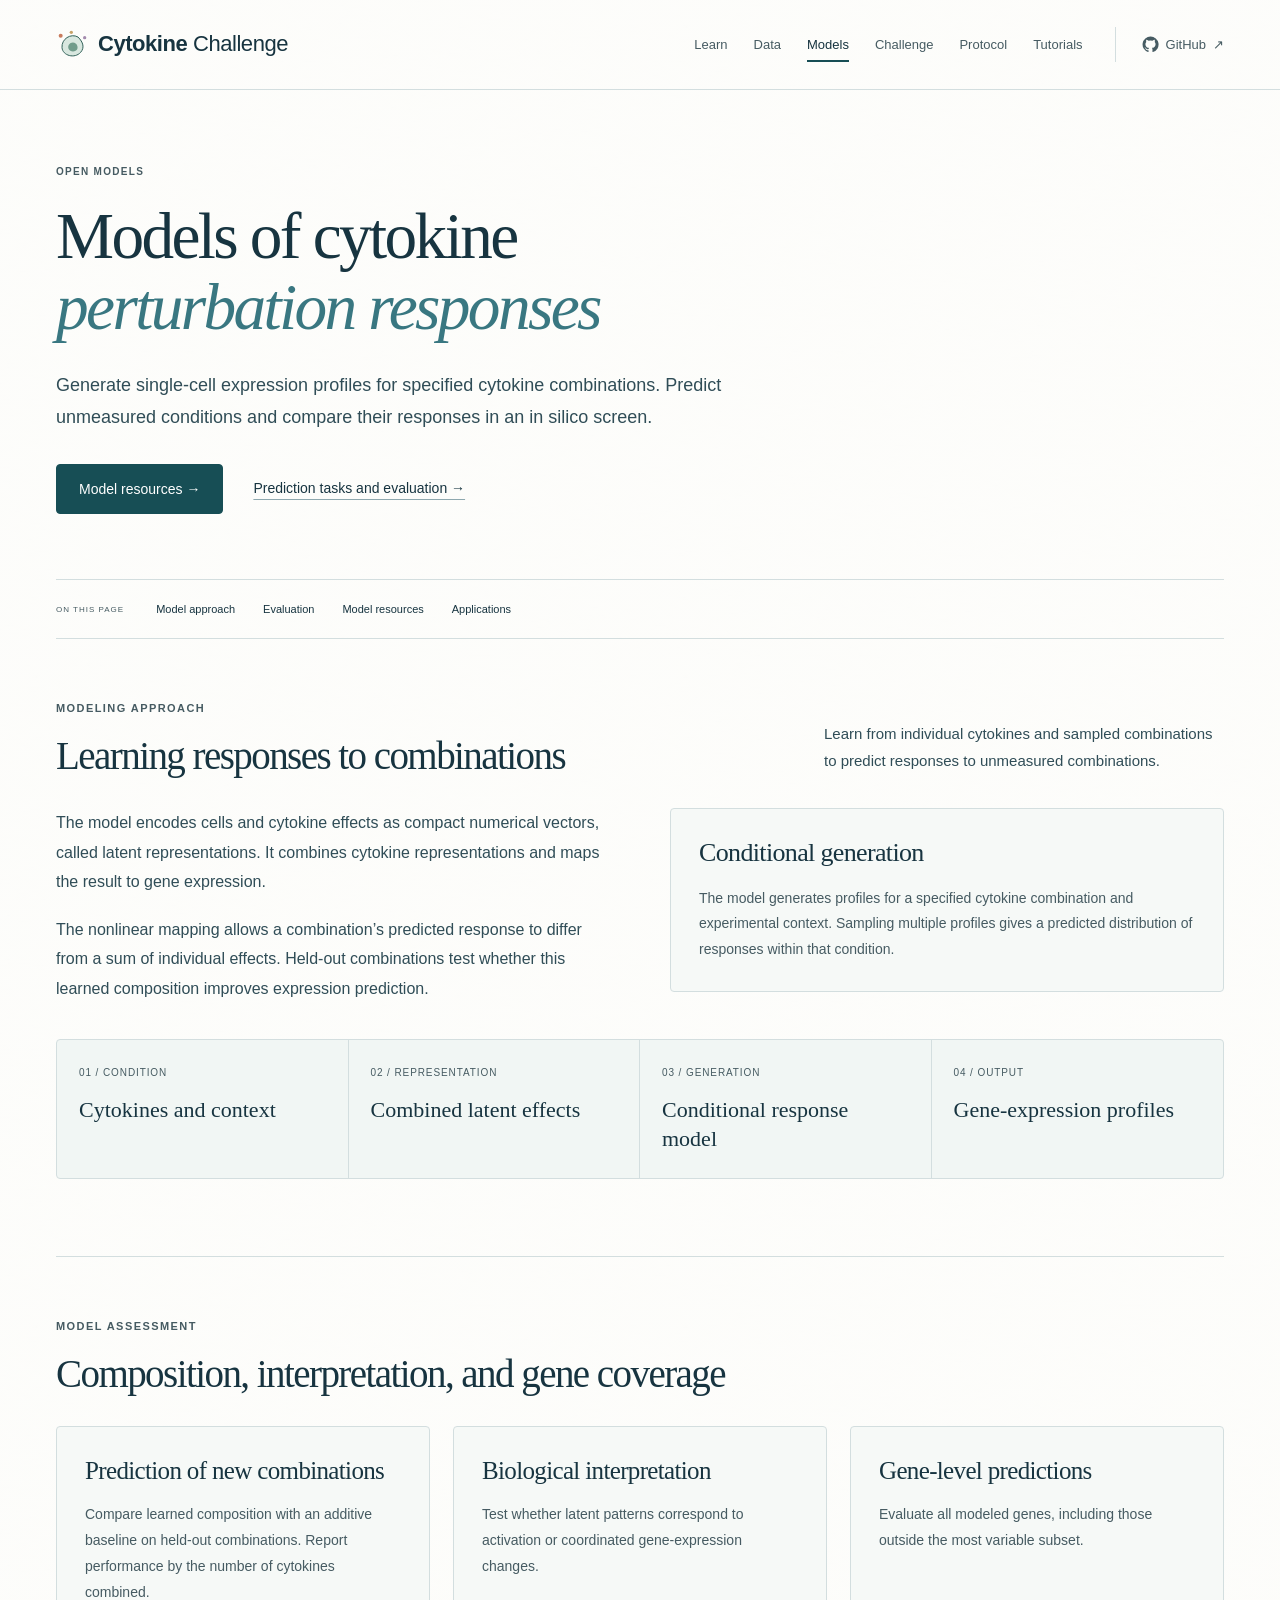
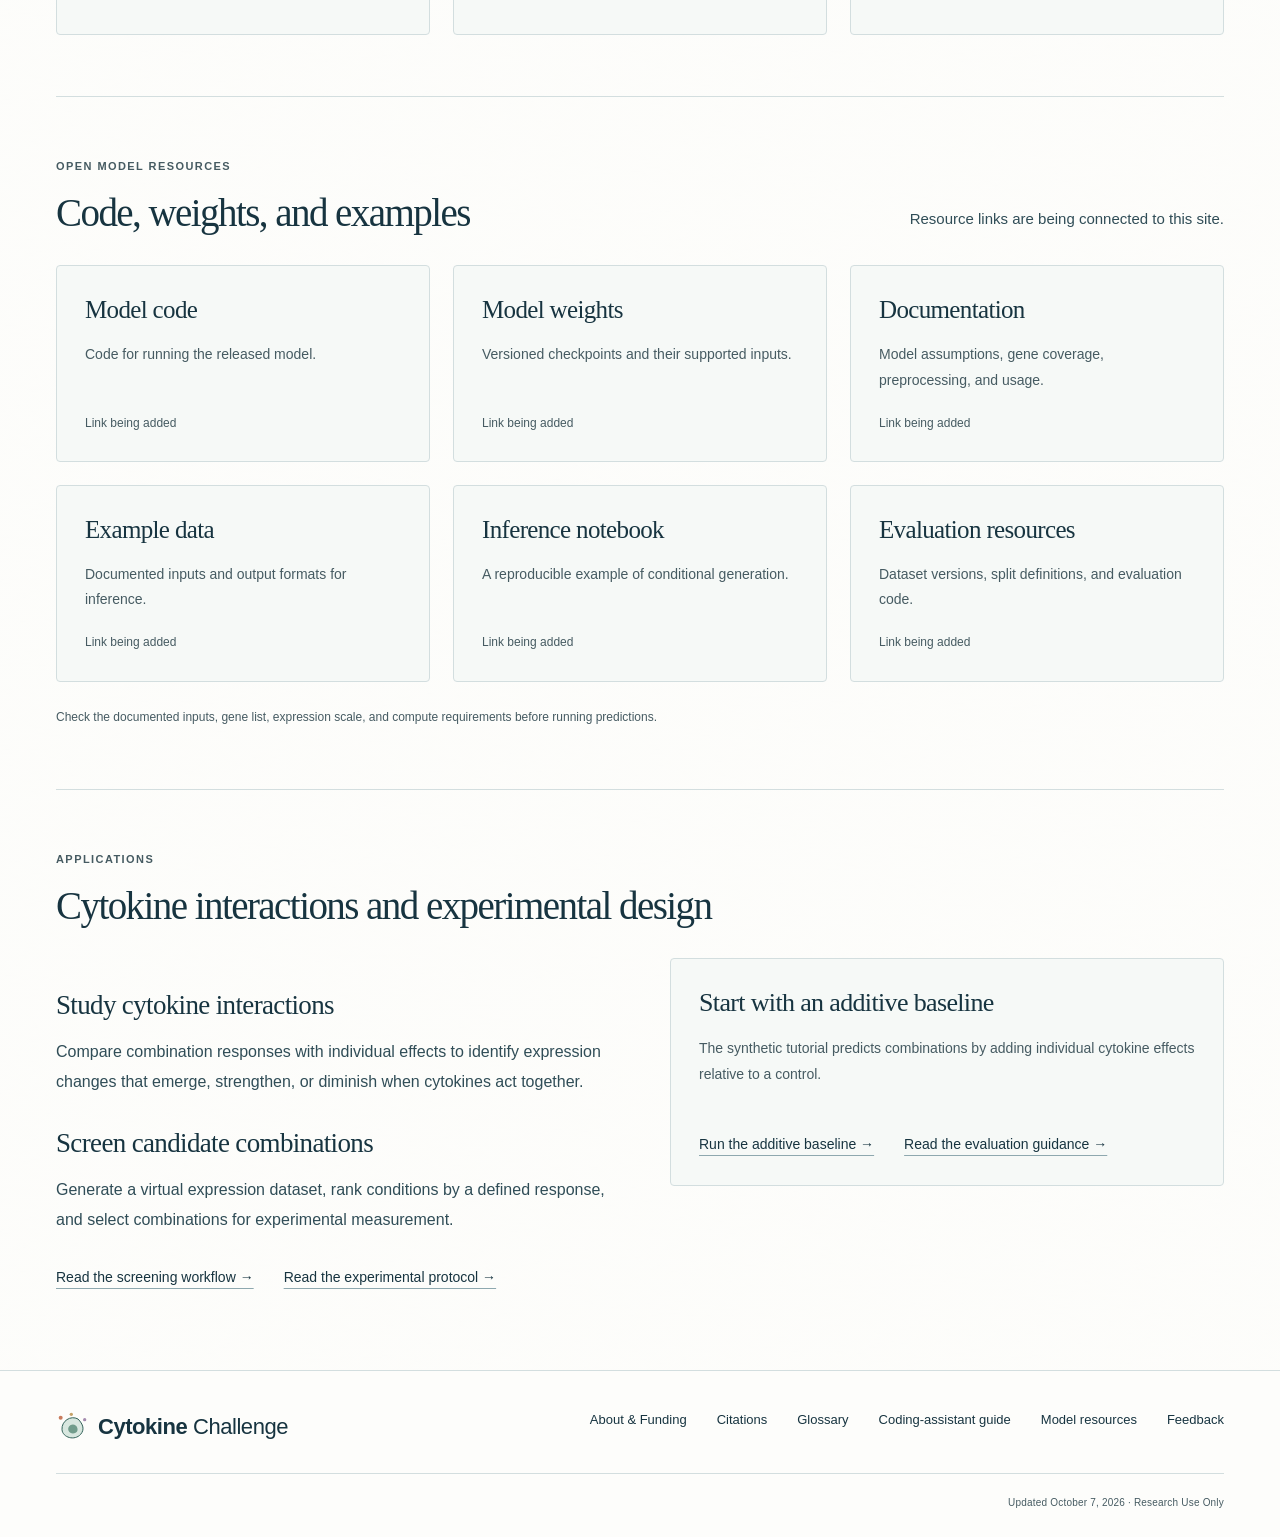
<file: models/index.html>
<!doctype html>
<html lang="en"><head><meta charset="utf-8"><meta name="viewport" content="width=device-width, initial-scale=1">
<title>Cytokine response model · Cytokine Challenge</title><meta name="description" content="Predict cytokine combination responses, generate single-cell expression profiles, and compare virtual perturbations.">
<meta name="theme-color" content="#fdfdfb"><meta name="color-scheme" content="light"><meta name="robots" content="noindex,nofollow">
<link rel="canonical" href="https://cytokinechallenge.org/models/"><meta property="og:type" content="website"><meta property="og:title" content="Cytokine response model · Cytokine Challenge"><meta property="og:description" content="Predict cytokine combination responses, generate single-cell expression profiles, and compare virtual perturbations."><meta property="og:url" content="https://cytokinechallenge.org/models/"><meta property="og:image" content="https://cytokinechallenge.org/assets/cytokine-watercolor.webp">
<link rel="icon" href="/assets/favicon.svg" type="image/svg+xml"><link rel="stylesheet" href="/assets/style.css?v=547955395d94"><script src="/assets/app.js?v=cabff10b1fa9" defer></script></head>
<body class="inner-page"><a class="skip-link" href="#main">Skip to content</a>
<header class="site-header"><div class="container header-inner"><a class="brand" href="/" aria-label="Cytokine Challenge home"><img class="brand-mark" src="/assets/favicon.svg" alt="" width="32" height="36"><span>Cytokine<span class="brand-light"> Challenge</span></span></a>
<button class="menu-toggle" type="button" aria-expanded="false" aria-controls="primary-nav">Menu +</button>
<nav id="primary-nav" class="primary-nav" aria-label="Main navigation"><a href="/biology/">Learn</a><a href="/dataset/">Data</a><a href="/models/" aria-current="page">Models</a><a href="/challenge/">Challenge</a><a href="/protocol/">Protocol</a><a href="/tutorials/">Tutorials</a><a class="nav-github" href="https://github.com/akdslab"><svg viewBox="0 0 24 24" aria-hidden="true"><path fill="currentColor" d="M12 .8a11.2 11.2 0 0 0-3.54 21.83c.56.1.76-.24.76-.54v-2.1c-3.12.68-3.78-1.32-3.78-1.32-.51-1.3-1.25-1.65-1.25-1.65-1.02-.7.08-.69.08-.69 1.13.08 1.72 1.16 1.72 1.16 1 1.72 2.62 1.22 3.26.93.1-.73.39-1.22.71-1.5-2.5-.28-5.12-1.25-5.12-5.54 0-1.22.44-2.22 1.16-3-.12-.28-.5-1.42.11-2.96 0 0 .95-.3 3.08 1.15a10.72 10.72 0 0 1 5.6 0c2.14-1.45 3.08-1.15 3.08-1.15.61 1.54.23 2.68.11 2.96.72.78 1.16 1.78 1.16 3 0 4.3-2.63 5.25-5.13 5.53.4.35.76 1.03.76 2.07v3.17c0 .3.2.65.77.54A11.2 11.2 0 0 0 12 .8Z"/></svg>GitHub <span aria-hidden="true">↗</span></a></nav></div></header>
<main id="main" class="container" tabindex="-1"><header class="page-intro"><span class="eyebrow">Open models</span><h1>Models of cytokine<br><em>perturbation responses</em></h1><p class="lede">Generate single-cell expression profiles for specified cytokine combinations. Predict unmeasured conditions and compare their responses in an in silico screen.</p><div class="actions"><a class="button" href="#resources">Model resources →</a><a class="text-link" href="/challenge/">Prediction tasks and evaluation →</a></div></header><nav class="page-index" aria-label="On this page"><span>On this page</span><a href="#approach">Model approach</a><a href="#objectives">Evaluation</a><a href="#resources">Model resources</a><a href="#applications">Applications</a></nav>

<section class="section" id="approach"><div class="section-heading"><div><span class="eyebrow">Modeling approach</span><h2>Learning responses to combinations</h2></div><p>Learn from individual cytokines and sampled combinations to predict responses to unmeasured combinations.</p></div><div class="two-col"><div class="prose"><p>The model encodes cells and cytokine effects as compact numerical vectors, called latent representations. It combines cytokine representations and maps the result to gene expression.</p><p>The nonlinear mapping allows a combination’s predicted response to differ from a sum of individual effects. Held-out combinations test whether this learned composition improves expression prediction.</p></div><div class="card"><h3>Conditional generation</h3><p>The model generates profiles for a specified cytokine combination and experimental context. Sampling multiple profiles gives a predicted distribution of responses within that condition.</p></div></div>
<ol class="model-flow" aria-label="Conceptual modeling workflow"><li><span>01 / Condition</span><strong>Cytokines and context</strong></li><li><span>02 / Representation</span><strong>Combined latent effects</strong></li><li><span>03 / Generation</span><strong>Conditional response model</strong></li><li><span>04 / Output</span><strong>Gene-expression profiles</strong></li></ol></section>

<section class="section" id="objectives"><div class="section-heading"><div><span class="eyebrow">Model assessment</span><h2>Composition, interpretation, and gene coverage</h2></div></div><div class="card-grid"><article class="card"><h3>Prediction of new combinations</h3><p>Compare learned composition with an additive baseline on held-out combinations. Report performance by the number of cytokines combined.</p></article><article class="card"><h3>Biological interpretation</h3><p>Test whether latent patterns correspond to activation or coordinated gene-expression changes.</p></article><article class="card"><h3>Gene-level predictions</h3><p>Evaluate all modeled genes, including those outside the most variable subset.</p></article></div></section>

<section class="section" id="resources"><div class="section-heading"><div><span class="eyebrow">Open model resources</span><h2>Code, weights, and examples</h2></div><p>Resource links are being connected to this site.</p></div><div class="card-grid model-resource-grid"><article class="card model-resource"><h3>Model code</h3><p>Code for running the released model.</p><span class="resource-status">Link being added</span></article><article class="card model-resource"><h3>Model weights</h3><p>Versioned checkpoints and their supported inputs.</p><span class="resource-status">Link being added</span></article><article class="card model-resource"><h3>Documentation</h3><p>Model assumptions, gene coverage, preprocessing, and usage.</p><span class="resource-status">Link being added</span></article><article class="card model-resource"><h3>Example data</h3><p>Documented inputs and output formats for inference.</p><span class="resource-status">Link being added</span></article><article class="card model-resource"><h3>Inference notebook</h3><p>A reproducible example of conditional generation.</p><span class="resource-status">Link being added</span></article><article class="card model-resource"><h3>Evaluation resources</h3><p>Dataset versions, split definitions, and evaluation code.</p><span class="resource-status">Link being added</span></article></div><p class="small section-note">Check the documented inputs, gene list, expression scale, and compute requirements before running predictions.</p></section>

<section class="section" id="applications"><div class="section-heading"><div><span class="eyebrow">Applications</span><h2>Cytokine interactions and experimental design</h2></div></div><div class="two-col"><div class="prose"><h3>Study cytokine interactions</h3><p>Compare combination responses with individual effects to identify expression changes that emerge, strengthen, or diminish when cytokines act together.</p><h3>Screen candidate combinations</h3><p>Generate a virtual expression dataset, rank conditions by a defined response, and select combinations for experimental measurement.</p><div class="actions"><a class="text-link" href="/screening/">Read the screening workflow →</a><a class="text-link" href="/protocol/">Read the experimental protocol →</a></div></div><div class="card"><h3>Start with an additive baseline</h3><p>The synthetic tutorial predicts combinations by adding individual cytokine effects relative to a control.</p><div class="actions"><a class="text-link" href="/tutorials/get-started/">Run the additive baseline →</a><a class="text-link" href="/challenge/#evaluation">Read the evaluation guidance →</a></div></div></div></section>
</main>
<footer class="site-footer"><div class="container"><div class="footer-top"><div><a class="brand" href="/" aria-label="Cytokine Challenge home"><img class="brand-mark" src="/assets/favicon.svg" alt="" width="32" height="36"><span>Cytokine<span class="brand-light"> Challenge</span></span></a></div><nav class="footer-links" aria-label="Footer navigation"><a href="/about/">About &amp; Funding</a><a href="/about/#citations">Citations</a><a href="/glossary/">Glossary</a><a href="/tutorials/assistant-setup/">Coding-assistant guide</a><a href="/models/#resources">Model resources</a><a href="/community/">Feedback</a></nav></div><div class="footer-bottom"><span>Updated <time datetime="2026-10-07">October 7, 2026</time> · Research Use Only</span></div></div></footer>
<div id="copy-status" class="sr-only" role="status" aria-live="polite"></div></body></html>
</file>
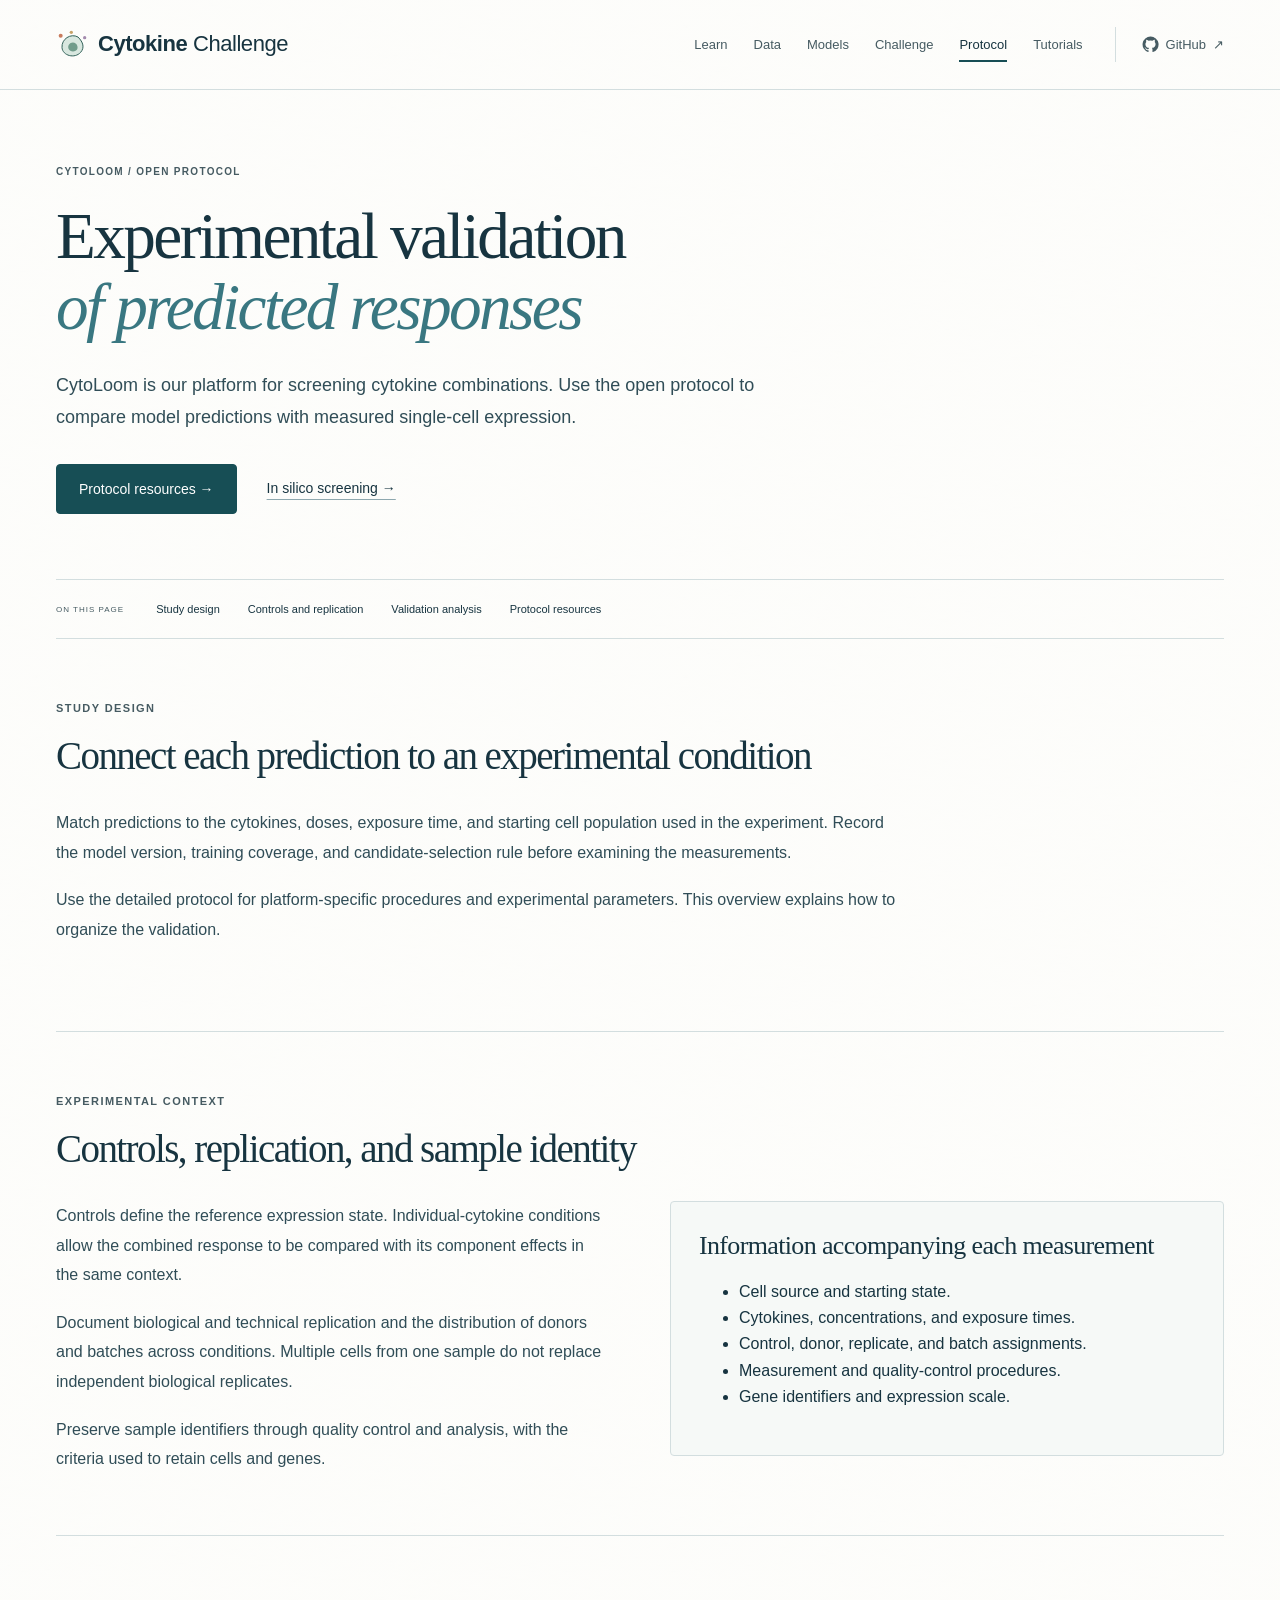
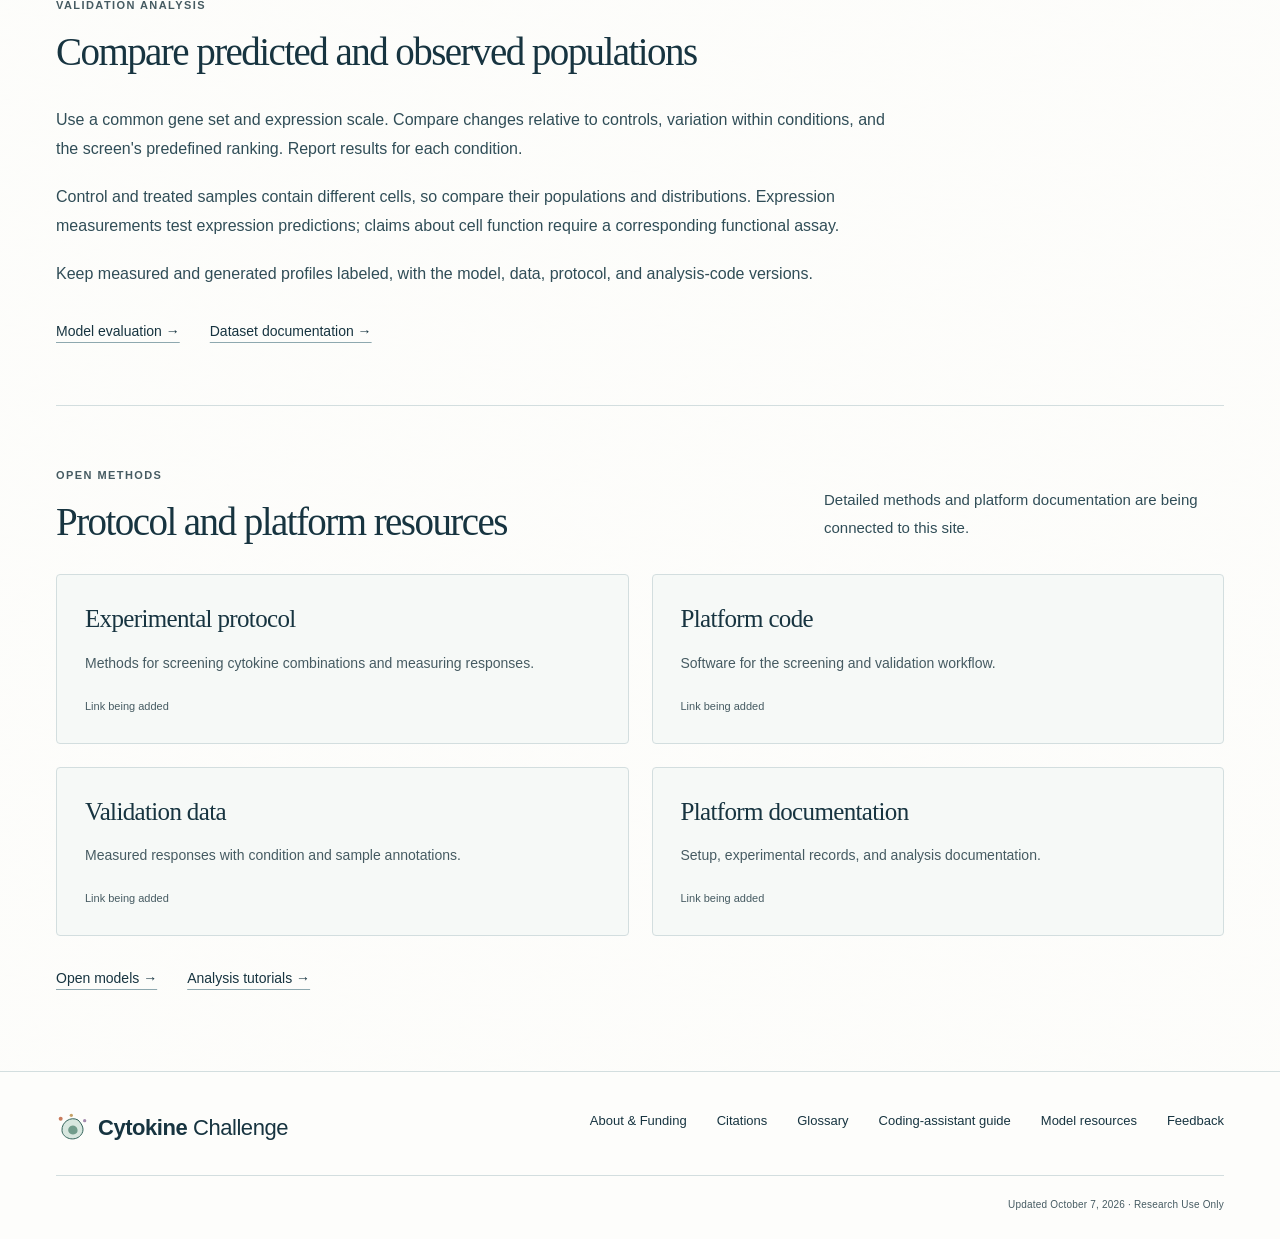
<file: protocol/index.html>
<!doctype html>
<html lang="en"><head><meta charset="utf-8"><meta name="viewport" content="width=device-width, initial-scale=1">
<title>Screening platform and validation protocol · Cytokine Challenge</title><meta name="description" content="An overview of the open screening platform and the experimental validation of cytokine-response predictions.">
<meta name="theme-color" content="#fdfdfb"><meta name="color-scheme" content="light"><meta name="robots" content="noindex,nofollow">
<link rel="canonical" href="https://cytokinechallenge.org/protocol/"><meta property="og:type" content="website"><meta property="og:title" content="Screening platform and validation protocol · Cytokine Challenge"><meta property="og:description" content="An overview of the open screening platform and the experimental validation of cytokine-response predictions."><meta property="og:url" content="https://cytokinechallenge.org/protocol/"><meta property="og:image" content="https://cytokinechallenge.org/assets/cytokine-watercolor.webp">
<link rel="icon" href="/assets/favicon.svg" type="image/svg+xml"><link rel="stylesheet" href="/assets/style.css?v=547955395d94"><script src="/assets/app.js?v=cabff10b1fa9" defer></script></head>
<body class="inner-page"><a class="skip-link" href="#main">Skip to content</a>
<header class="site-header"><div class="container header-inner"><a class="brand" href="/" aria-label="Cytokine Challenge home"><img class="brand-mark" src="/assets/favicon.svg" alt="" width="32" height="36"><span>Cytokine<span class="brand-light"> Challenge</span></span></a>
<button class="menu-toggle" type="button" aria-expanded="false" aria-controls="primary-nav">Menu +</button>
<nav id="primary-nav" class="primary-nav" aria-label="Main navigation"><a href="/biology/">Learn</a><a href="/dataset/">Data</a><a href="/models/">Models</a><a href="/challenge/">Challenge</a><a href="/protocol/" aria-current="page">Protocol</a><a href="/tutorials/">Tutorials</a><a class="nav-github" href="https://github.com/akdslab"><svg viewBox="0 0 24 24" aria-hidden="true"><path fill="currentColor" d="M12 .8a11.2 11.2 0 0 0-3.54 21.83c.56.1.76-.24.76-.54v-2.1c-3.12.68-3.78-1.32-3.78-1.32-.51-1.3-1.25-1.65-1.25-1.65-1.02-.7.08-.69.08-.69 1.13.08 1.72 1.16 1.72 1.16 1 1.72 2.62 1.22 3.26.93.1-.73.39-1.22.71-1.5-2.5-.28-5.12-1.25-5.12-5.54 0-1.22.44-2.22 1.16-3-.12-.28-.5-1.42.11-2.96 0 0 .95-.3 3.08 1.15a10.72 10.72 0 0 1 5.6 0c2.14-1.45 3.08-1.15 3.08-1.15.61 1.54.23 2.68.11 2.96.72.78 1.16 1.78 1.16 3 0 4.3-2.63 5.25-5.13 5.53.4.35.76 1.03.76 2.07v3.17c0 .3.2.65.77.54A11.2 11.2 0 0 0 12 .8Z"/></svg>GitHub <span aria-hidden="true">↗</span></a></nav></div></header>
<main id="main" class="container" tabindex="-1"><header class="page-intro"><span class="eyebrow">CytoLoom / Open protocol</span><h1>Experimental validation<br><em>of predicted responses</em></h1><p class="lede">CytoLoom is our platform for screening cytokine combinations. Use the open protocol to compare model predictions with measured single-cell expression.</p><div class="actions"><a class="button" href="#resources">Protocol resources →</a><a class="text-link" href="/screening/">In silico screening →</a></div></header><nav class="page-index" aria-label="On this page"><span>On this page</span><a href="#design">Study design</a><a href="#controls">Controls and replication</a><a href="#comparison">Validation analysis</a><a href="#resources">Protocol resources</a></nav>

<section class="section" id="design"><div class="section-heading"><div><span class="eyebrow">Study design</span><h2>Connect each prediction to an experimental condition</h2></div></div><div class="prose"><p>Match predictions to the cytokines, doses, exposure time, and starting cell population used in the experiment. Record the model version, training coverage, and candidate-selection rule before examining the measurements.</p><p>Use the detailed protocol for platform-specific procedures and experimental parameters. This overview explains how to organize the validation.</p></div></section>

<section class="section" id="controls"><div class="section-heading"><div><span class="eyebrow">Experimental context</span><h2>Controls, replication, and sample identity</h2></div></div><div class="two-col"><div class="prose"><p>Controls define the reference expression state. Individual-cytokine conditions allow the combined response to be compared with its component effects in the same context.</p><p>Document biological and technical replication and the distribution of donors and batches across conditions. Multiple cells from one sample do not replace independent biological replicates.</p><p>Preserve sample identifiers through quality control and analysis, with the criteria used to retain cells and genes.</p></div><div class="card"><h3>Information accompanying each measurement</h3><ul><li>Cell source and starting state.</li><li>Cytokines, concentrations, and exposure times.</li><li>Control, donor, replicate, and batch assignments.</li><li>Measurement and quality-control procedures.</li><li>Gene identifiers and expression scale.</li></ul></div></div></section>

<section class="section" id="comparison"><div class="section-heading"><div><span class="eyebrow">Validation analysis</span><h2>Compare predicted and observed populations</h2></div></div><div class="prose"><p>Use a common gene set and expression scale. Compare changes relative to controls, variation within conditions, and the screen's predefined ranking. Report results for each condition.</p><p>Control and treated samples contain different cells, so compare their populations and distributions. Expression measurements test expression predictions; claims about cell function require a corresponding functional assay.</p><p>Keep measured and generated profiles labeled, with the model, data, protocol, and analysis-code versions.</p></div><div class="actions"><a class="text-link" href="/challenge/#evaluation">Model evaluation →</a><a class="text-link" href="/dataset/">Dataset documentation →</a></div></section>

<section class="section" id="resources"><div class="section-heading"><div><span class="eyebrow">Open methods</span><h2>Protocol and platform resources</h2></div><p>Detailed methods and platform documentation are being connected to this site.</p></div><div class="card-grid protocol-resource-grid"><article class="card protocol-resource"><h3>Experimental protocol</h3><p>Methods for screening cytokine combinations and measuring responses.</p><span class="resource-status">Link being added</span></article><article class="card protocol-resource"><h3>Platform code</h3><p>Software for the screening and validation workflow.</p><span class="resource-status">Link being added</span></article><article class="card protocol-resource"><h3>Validation data</h3><p>Measured responses with condition and sample annotations.</p><span class="resource-status">Link being added</span></article><article class="card protocol-resource"><h3>Platform documentation</h3><p>Setup, experimental records, and analysis documentation.</p><span class="resource-status">Link being added</span></article></div><div class="actions"><a class="text-link" href="/models/">Open models →</a><a class="text-link" href="/tutorials/">Analysis tutorials →</a></div></section>
</main>
<footer class="site-footer"><div class="container"><div class="footer-top"><div><a class="brand" href="/" aria-label="Cytokine Challenge home"><img class="brand-mark" src="/assets/favicon.svg" alt="" width="32" height="36"><span>Cytokine<span class="brand-light"> Challenge</span></span></a></div><nav class="footer-links" aria-label="Footer navigation"><a href="/about/">About &amp; Funding</a><a href="/about/#citations">Citations</a><a href="/glossary/">Glossary</a><a href="/tutorials/assistant-setup/">Coding-assistant guide</a><a href="/models/#resources">Model resources</a><a href="/community/">Feedback</a></nav></div><div class="footer-bottom"><span>Updated <time datetime="2026-10-07">October 7, 2026</time> · Research Use Only</span></div></div></footer>
<div id="copy-status" class="sr-only" role="status" aria-live="polite"></div></body></html>
</file>
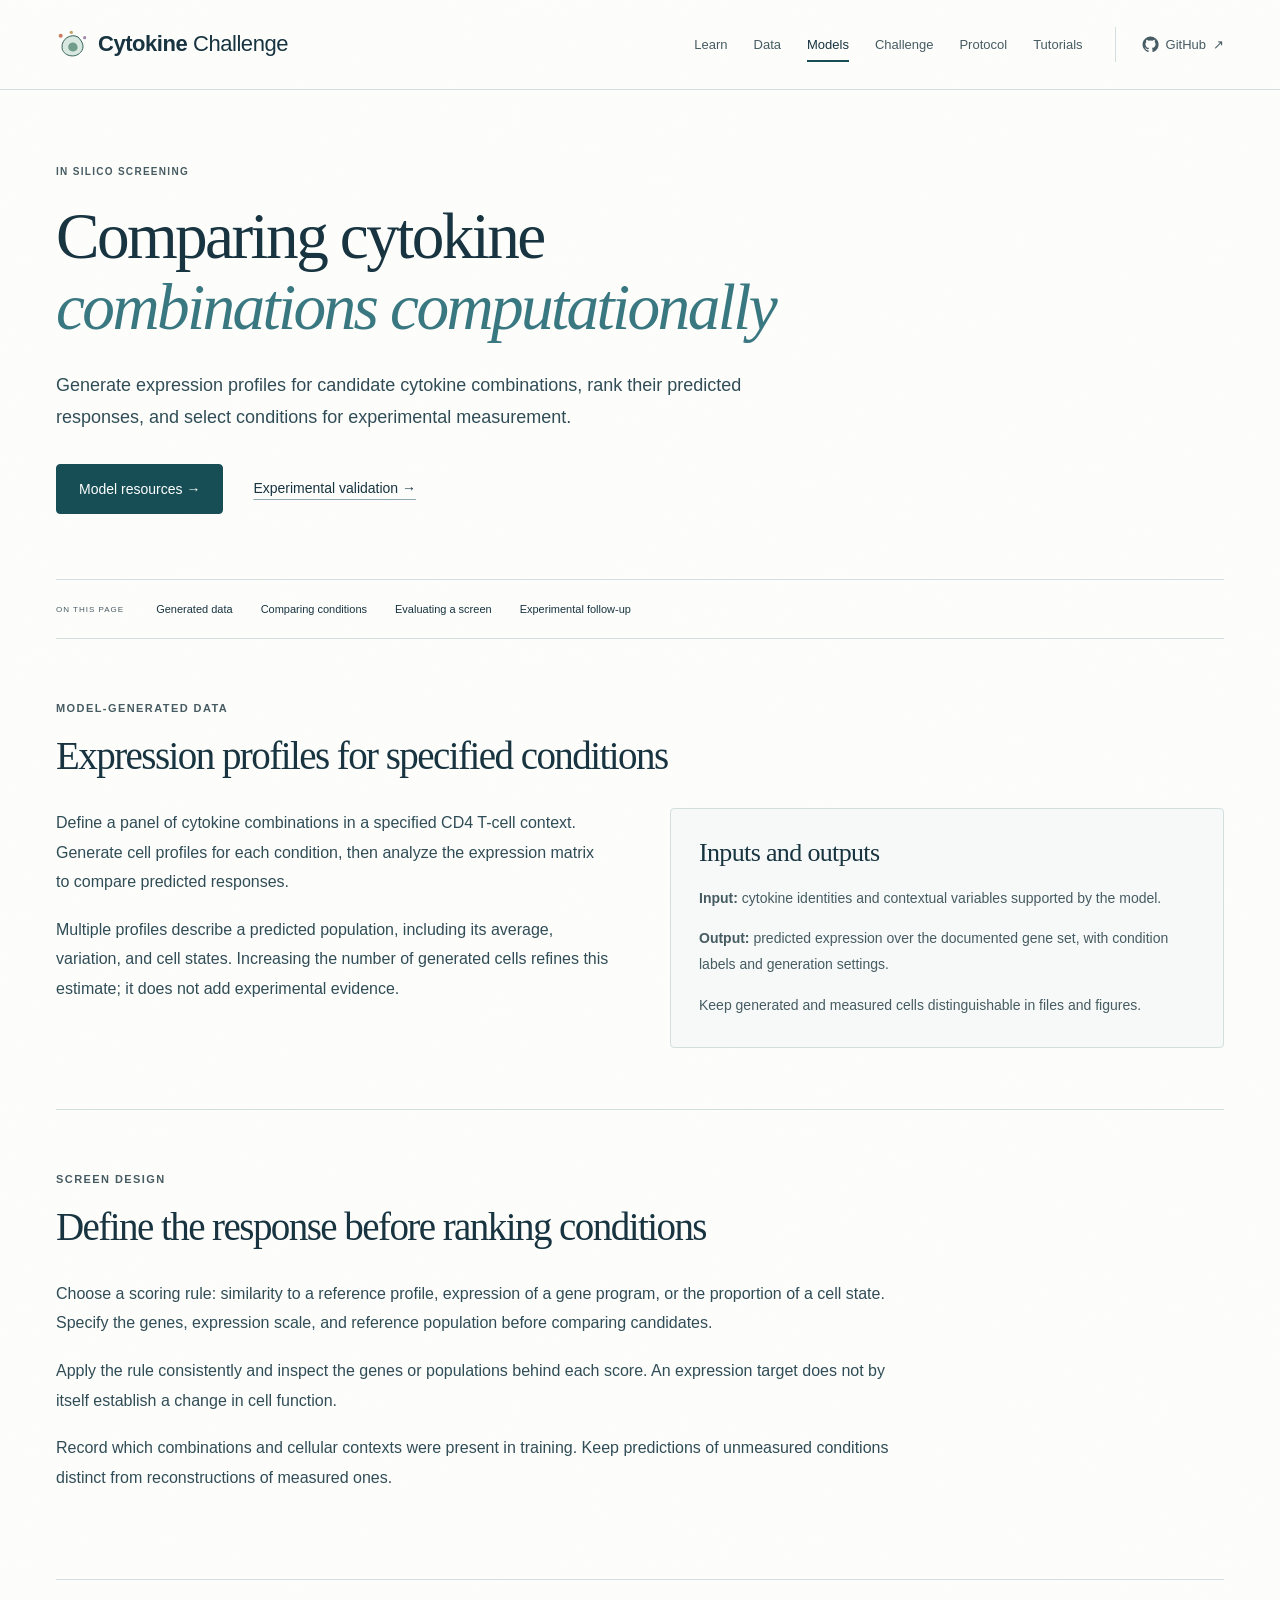
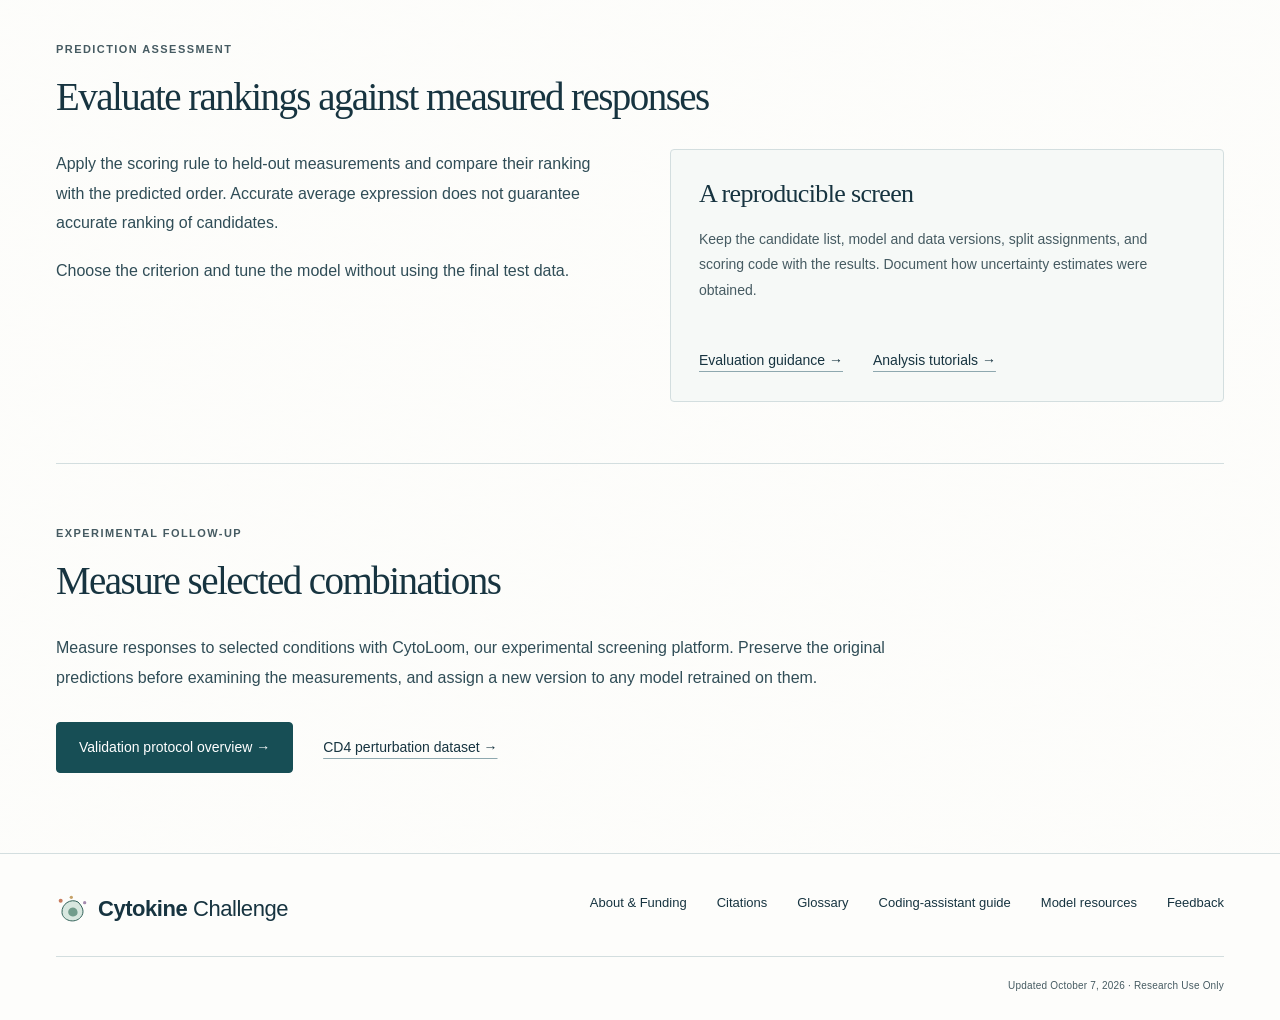
<file: screening/index.html>
<!doctype html>
<html lang="en"><head><meta charset="utf-8"><meta name="viewport" content="width=device-width, initial-scale=1">
<title>In silico cytokine screening · Cytokine Challenge</title><meta name="description" content="Generate expression profiles for candidate cytokine combinations and compare predicted responses for experimental follow-up.">
<meta name="theme-color" content="#fdfdfb"><meta name="color-scheme" content="light"><meta name="robots" content="noindex,nofollow">
<link rel="canonical" href="https://cytokinechallenge.org/screening/"><meta property="og:type" content="website"><meta property="og:title" content="In silico cytokine screening · Cytokine Challenge"><meta property="og:description" content="Generate expression profiles for candidate cytokine combinations and compare predicted responses for experimental follow-up."><meta property="og:url" content="https://cytokinechallenge.org/screening/"><meta property="og:image" content="https://cytokinechallenge.org/assets/cytokine-watercolor.webp">
<link rel="icon" href="/assets/favicon.svg" type="image/svg+xml"><link rel="stylesheet" href="/assets/style.css?v=547955395d94"><script src="/assets/app.js?v=cabff10b1fa9" defer></script></head>
<body class="inner-page"><a class="skip-link" href="#main">Skip to content</a>
<header class="site-header"><div class="container header-inner"><a class="brand" href="/" aria-label="Cytokine Challenge home"><img class="brand-mark" src="/assets/favicon.svg" alt="" width="32" height="36"><span>Cytokine<span class="brand-light"> Challenge</span></span></a>
<button class="menu-toggle" type="button" aria-expanded="false" aria-controls="primary-nav">Menu +</button>
<nav id="primary-nav" class="primary-nav" aria-label="Main navigation"><a href="/biology/">Learn</a><a href="/dataset/">Data</a><a href="/models/" aria-current="page">Models</a><a href="/challenge/">Challenge</a><a href="/protocol/">Protocol</a><a href="/tutorials/">Tutorials</a><a class="nav-github" href="https://github.com/akdslab"><svg viewBox="0 0 24 24" aria-hidden="true"><path fill="currentColor" d="M12 .8a11.2 11.2 0 0 0-3.54 21.83c.56.1.76-.24.76-.54v-2.1c-3.12.68-3.78-1.32-3.78-1.32-.51-1.3-1.25-1.65-1.25-1.65-1.02-.7.08-.69.08-.69 1.13.08 1.72 1.16 1.72 1.16 1 1.72 2.62 1.22 3.26.93.1-.73.39-1.22.71-1.5-2.5-.28-5.12-1.25-5.12-5.54 0-1.22.44-2.22 1.16-3-.12-.28-.5-1.42.11-2.96 0 0 .95-.3 3.08 1.15a10.72 10.72 0 0 1 5.6 0c2.14-1.45 3.08-1.15 3.08-1.15.61 1.54.23 2.68.11 2.96.72.78 1.16 1.78 1.16 3 0 4.3-2.63 5.25-5.13 5.53.4.35.76 1.03.76 2.07v3.17c0 .3.2.65.77.54A11.2 11.2 0 0 0 12 .8Z"/></svg>GitHub <span aria-hidden="true">↗</span></a></nav></div></header>
<main id="main" class="container" tabindex="-1"><header class="page-intro"><span class="eyebrow">In silico screening</span><h1>Comparing cytokine<br><em>combinations computationally</em></h1><p class="lede">Generate expression profiles for candidate cytokine combinations, rank their predicted responses, and select conditions for experimental measurement.</p><div class="actions"><a class="button" href="/models/#resources">Model resources →</a><a class="text-link" href="/protocol/">Experimental validation →</a></div></header><nav class="page-index" aria-label="On this page"><span>On this page</span><a href="#generated-data">Generated data</a><a href="#ranking">Comparing conditions</a><a href="#assessment">Evaluating a screen</a><a href="#experimental-follow-up">Experimental follow-up</a></nav>

<section class="section" id="generated-data"><div class="section-heading"><div><span class="eyebrow">Model-generated data</span><h2>Expression profiles for specified conditions</h2></div></div><div class="two-col"><div class="prose"><p>Define a panel of cytokine combinations in a specified CD4 T-cell context. Generate cell profiles for each condition, then analyze the expression matrix to compare predicted responses.</p><p>Multiple profiles describe a predicted population, including its average, variation, and cell states. Increasing the number of generated cells refines this estimate; it does not add experimental evidence.</p></div><div class="card"><h3>Inputs and outputs</h3><p><strong>Input:</strong> cytokine identities and contextual variables supported by the model.</p><p><strong>Output:</strong> predicted expression over the documented gene set, with condition labels and generation settings.</p><p>Keep generated and measured cells distinguishable in files and figures.</p></div></div></section>

<section class="section" id="ranking"><div class="section-heading"><div><span class="eyebrow">Screen design</span><h2>Define the response before ranking conditions</h2></div></div><div class="prose"><p>Choose a scoring rule: similarity to a reference profile, expression of a gene program, or the proportion of a cell state. Specify the genes, expression scale, and reference population before comparing candidates.</p><p>Apply the rule consistently and inspect the genes or populations behind each score. An expression target does not by itself establish a change in cell function.</p><p>Record which combinations and cellular contexts were present in training. Keep predictions of unmeasured conditions distinct from reconstructions of measured ones.</p></div></section>

<section class="section" id="assessment"><div class="section-heading"><div><span class="eyebrow">Prediction assessment</span><h2>Evaluate rankings against measured responses</h2></div></div><div class="two-col"><div class="prose"><p>Apply the scoring rule to held-out measurements and compare their ranking with the predicted order. Accurate average expression does not guarantee accurate ranking of candidates.</p><p>Choose the criterion and tune the model without using the final test data.</p></div><div class="card"><h3>A reproducible screen</h3><p>Keep the candidate list, model and data versions, split assignments, and scoring code with the results. Document how uncertainty estimates were obtained.</p><div class="actions"><a class="text-link" href="/challenge/#evaluation">Evaluation guidance →</a><a class="text-link" href="/tutorials/">Analysis tutorials →</a></div></div></div></section>

<section class="section" id="experimental-follow-up"><div class="section-heading"><div><span class="eyebrow">Experimental follow-up</span><h2>Measure selected combinations</h2></div></div><div class="prose"><p>Measure responses to selected conditions with CytoLoom, our experimental screening platform. Preserve the original predictions before examining the measurements, and assign a new version to any model retrained on them.</p></div><div class="actions"><a class="button" href="/protocol/">Validation protocol overview →</a><a class="text-link" href="/dataset/">CD4 perturbation dataset →</a></div></section>
</main>
<footer class="site-footer"><div class="container"><div class="footer-top"><div><a class="brand" href="/" aria-label="Cytokine Challenge home"><img class="brand-mark" src="/assets/favicon.svg" alt="" width="32" height="36"><span>Cytokine<span class="brand-light"> Challenge</span></span></a></div><nav class="footer-links" aria-label="Footer navigation"><a href="/about/">About &amp; Funding</a><a href="/about/#citations">Citations</a><a href="/glossary/">Glossary</a><a href="/tutorials/assistant-setup/">Coding-assistant guide</a><a href="/models/#resources">Model resources</a><a href="/community/">Feedback</a></nav></div><div class="footer-bottom"><span>Updated <time datetime="2026-10-07">October 7, 2026</time> · Research Use Only</span></div></div></footer>
<div id="copy-status" class="sr-only" role="status" aria-live="polite"></div></body></html>
</file>
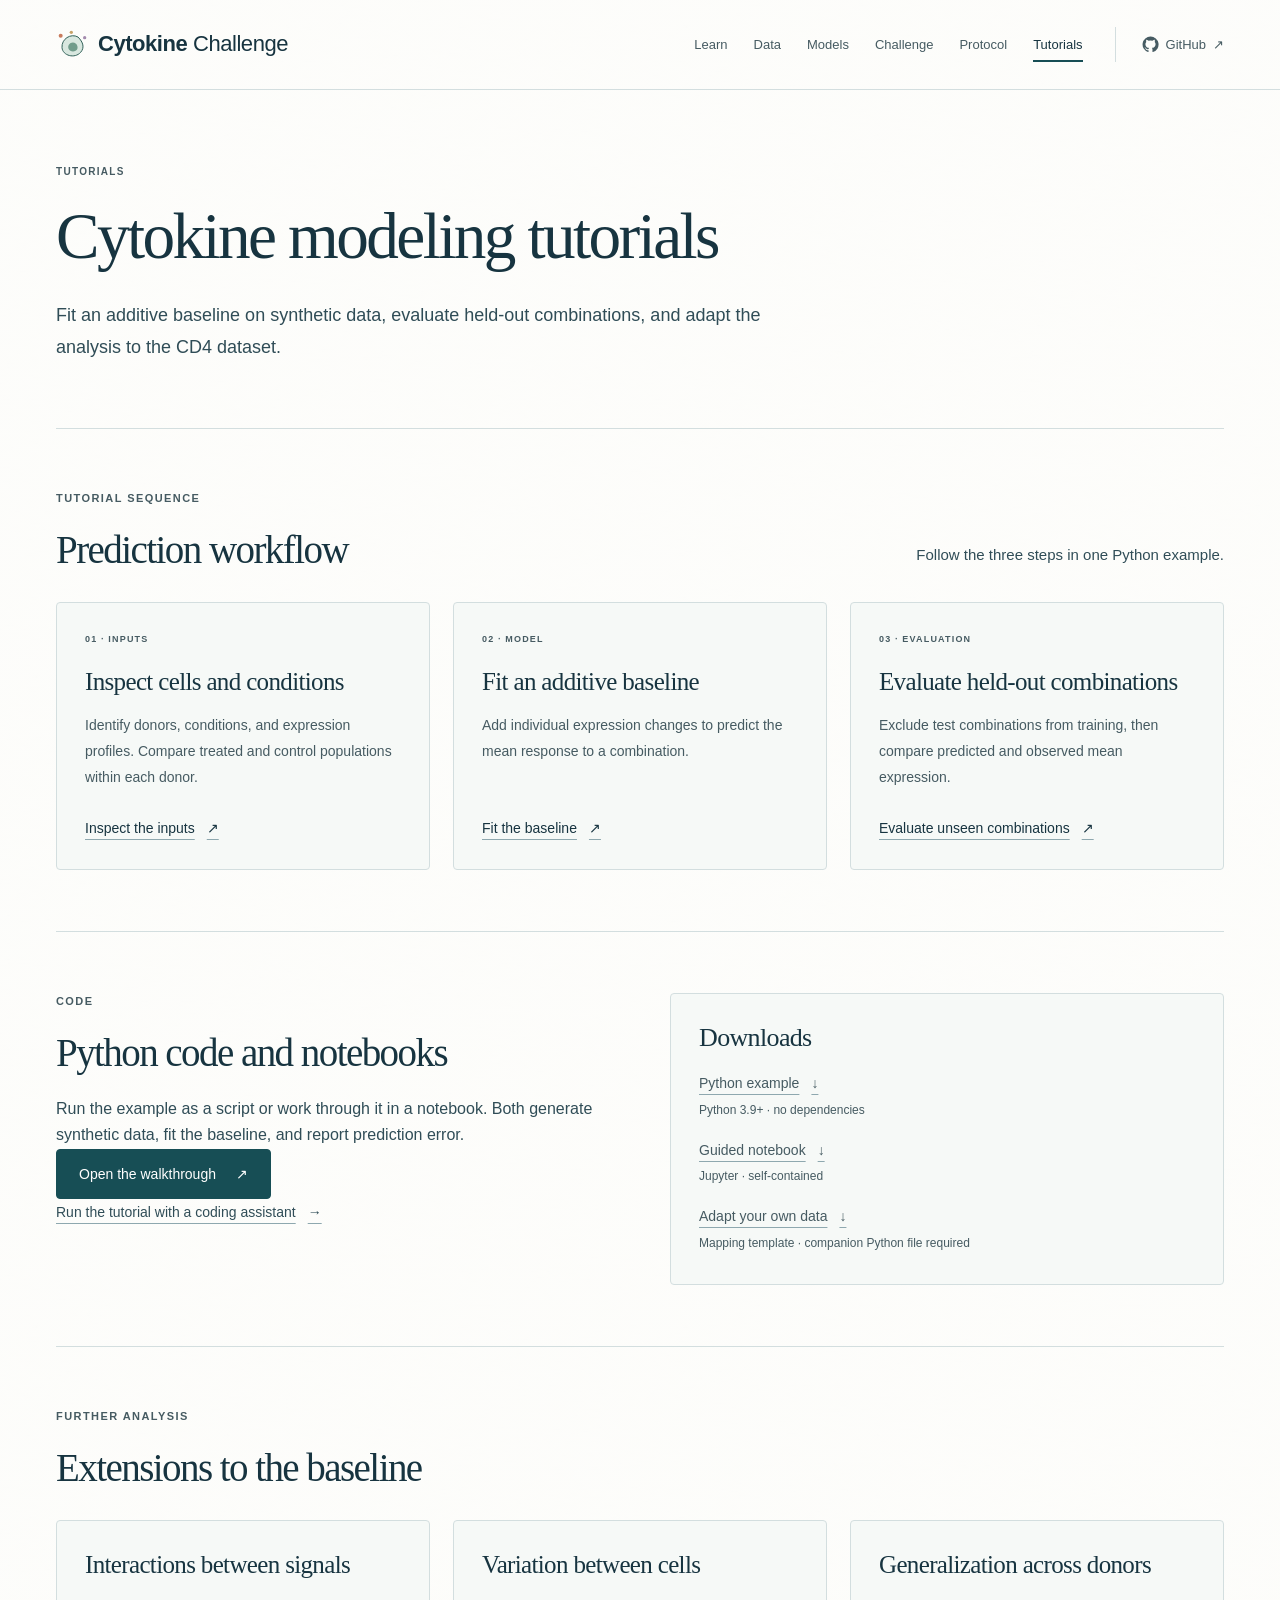
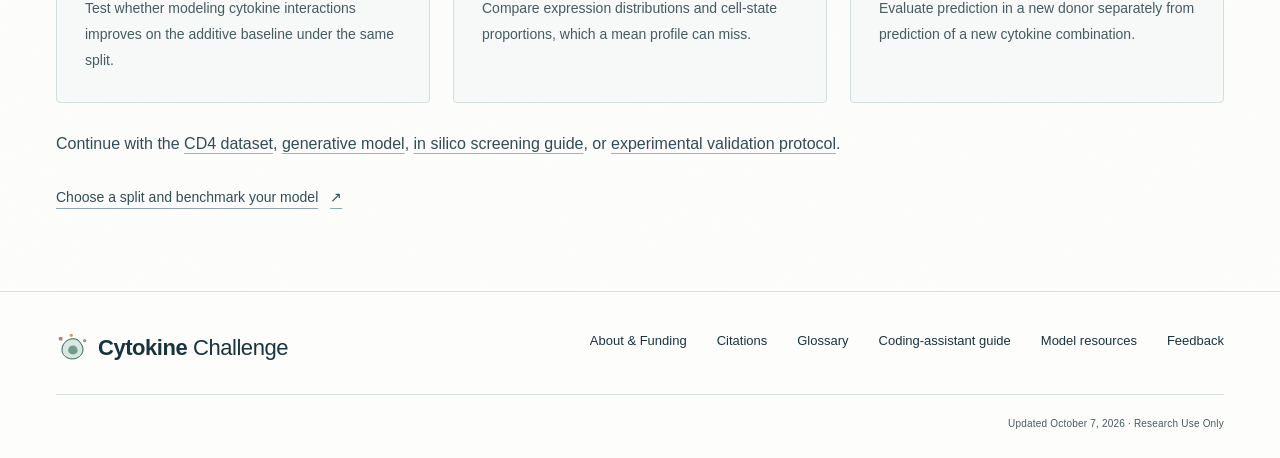
<file: tutorials/index.html>
<!doctype html>
<html lang="en"><head><meta charset="utf-8"><meta name="viewport" content="width=device-width, initial-scale=1">
<title>Tutorials · Cytokine Challenge</title><meta name="description" content="Practical guides to inspect single-cell perturbation data, build an additive baseline, and evaluate unseen cytokine combinations.">
<meta name="theme-color" content="#fdfdfb"><meta name="color-scheme" content="light"><meta name="robots" content="noindex,nofollow">
<link rel="canonical" href="https://cytokinechallenge.org/tutorials/"><meta property="og:type" content="website"><meta property="og:title" content="Tutorials · Cytokine Challenge"><meta property="og:description" content="Practical guides to inspect single-cell perturbation data, build an additive baseline, and evaluate unseen cytokine combinations."><meta property="og:url" content="https://cytokinechallenge.org/tutorials/"><meta property="og:image" content="https://cytokinechallenge.org/assets/cytokine-watercolor.webp">
<link rel="icon" href="/assets/favicon.svg" type="image/svg+xml"><link rel="stylesheet" href="/assets/style.css?v=547955395d94"><script src="/assets/app.js?v=cabff10b1fa9" defer></script></head>
<body class="inner-page"><a class="skip-link" href="#main">Skip to content</a>
<header class="site-header"><div class="container header-inner"><a class="brand" href="/" aria-label="Cytokine Challenge home"><img class="brand-mark" src="/assets/favicon.svg" alt="" width="32" height="36"><span>Cytokine<span class="brand-light"> Challenge</span></span></a>
<button class="menu-toggle" type="button" aria-expanded="false" aria-controls="primary-nav">Menu +</button>
<nav id="primary-nav" class="primary-nav" aria-label="Main navigation"><a href="/biology/">Learn</a><a href="/dataset/">Data</a><a href="/models/">Models</a><a href="/challenge/">Challenge</a><a href="/protocol/">Protocol</a><a href="/tutorials/" aria-current="page">Tutorials</a><a class="nav-github" href="https://github.com/akdslab"><svg viewBox="0 0 24 24" aria-hidden="true"><path fill="currentColor" d="M12 .8a11.2 11.2 0 0 0-3.54 21.83c.56.1.76-.24.76-.54v-2.1c-3.12.68-3.78-1.32-3.78-1.32-.51-1.3-1.25-1.65-1.25-1.65-1.02-.7.08-.69.08-.69 1.13.08 1.72 1.16 1.72 1.16 1 1.72 2.62 1.22 3.26.93.1-.73.39-1.22.71-1.5-2.5-.28-5.12-1.25-5.12-5.54 0-1.22.44-2.22 1.16-3-.12-.28-.5-1.42.11-2.96 0 0 .95-.3 3.08 1.15a10.72 10.72 0 0 1 5.6 0c2.14-1.45 3.08-1.15 3.08-1.15.61 1.54.23 2.68.11 2.96.72.78 1.16 1.78 1.16 3 0 4.3-2.63 5.25-5.13 5.53.4.35.76 1.03.76 2.07v3.17c0 .3.2.65.77.54A11.2 11.2 0 0 0 12 .8Z"/></svg>GitHub <span aria-hidden="true">↗</span></a></nav></div></header>
<main id="main" class="container" tabindex="-1"><section class="page-intro">
  <div class="eyebrow">TUTORIALS</div>
  <h1>Cytokine modeling tutorials</h1>
  <p class="lede">Fit an additive baseline on synthetic data, evaluate held-out combinations, and adapt the analysis to the CD4 dataset.</p>
</section>

<section class="section" aria-labelledby="tutorial-paths">
  <div class="section-heading">
    <div><p class="section-kicker">TUTORIAL SEQUENCE</p><h2 id="tutorial-paths">Prediction workflow</h2></div>
    <p>Follow the three steps in one Python example.</p>
  </div>
  <div class="card-grid">
    <a class="card" href="/tutorials/get-started/#inspect">
      <p class="section-kicker">01 · INPUTS</p>
      <h3>Inspect cells and conditions</h3>
      <p>Identify donors, conditions, and expression profiles. Compare treated and control populations within each donor.</p>
      <span class="text-link">Inspect the inputs <span aria-hidden="true">↗</span></span>
    </a>
    <a class="card" href="/tutorials/get-started/#baseline">
      <p class="section-kicker">02 · MODEL</p>
      <h3>Fit an additive baseline</h3>
      <p>Add individual expression changes to predict the mean response to a combination.</p>
      <span class="text-link">Fit the baseline <span aria-hidden="true">↗</span></span>
    </a>
    <a class="card" href="/tutorials/get-started/#evaluate">
      <p class="section-kicker">03 · EVALUATION</p>
      <h3>Evaluate held-out combinations</h3>
      <p>Exclude test combinations from training, then compare predicted and observed mean expression.</p>
      <span class="text-link">Evaluate unseen combinations <span aria-hidden="true">↗</span></span>
    </a>
  </div>
</section>

<section class="section two-col" aria-labelledby="tutorial-downloads">
  <div>
    <p class="section-kicker">CODE</p>
    <h2 id="tutorial-downloads">Python code and notebooks</h2>
    <p class="prose">Run the example as a script or work through it in a notebook. Both generate synthetic data, fit the baseline, and report prediction error.</p>
    <p><a class="button" href="/tutorials/get-started/">Open the walkthrough <span aria-hidden="true">↗</span></a></p>
    <p><a class="text-link" href="/tutorials/assistant-setup/">Run the tutorial with a coding assistant <span aria-hidden="true">→</span></a></p>
  </div>
  <div class="card">
    <h3>Downloads</h3>
    <p><a class="text-link" href="/downloads/cytokine_baseline.py" download>Python example <span aria-hidden="true">↓</span></a><br><small>Python 3.9+ · no dependencies</small></p>
    <p><a class="text-link" href="/downloads/cytokine_baseline.ipynb" download>Guided notebook <span aria-hidden="true">↓</span></a><br><small>Jupyter · self-contained</small></p>
    <p><a class="text-link" href="/downloads/adapt_your_data.ipynb" download>Adapt your own data <span aria-hidden="true">↓</span></a><br><small>Mapping template · companion Python file required</small></p>
  </div>
</section>

<section class="section" aria-labelledby="after-baseline">
  <div class="section-heading"><div><p class="section-kicker">FURTHER ANALYSIS</p><h2 id="after-baseline">Extensions to the baseline</h2></div></div>
  <div class="card-grid">
    <article class="card"><h3>Interactions between signals</h3><p>Test whether modeling cytokine interactions improves on the additive baseline under the same split.</p></article>
    <article class="card"><h3>Variation between cells</h3><p>Compare expression distributions and cell-state proportions, which a mean profile can miss.</p></article>
    <article class="card"><h3>Generalization across donors</h3><p>Evaluate prediction in a new donor separately from prediction of a new cytokine combination.</p></article>
  </div>
  <div class="prose"><p>Continue with the <a href="/dataset/">CD4 dataset</a>, <a href="/models/">generative model</a>, <a href="/screening/">in silico screening guide</a>, or <a href="/protocol/">experimental validation protocol</a>.</p></div>
  <p><a class="text-link" href="/challenge/">Choose a split and benchmark your model <span aria-hidden="true">↗</span></a></p>
</section>
</main>
<footer class="site-footer"><div class="container"><div class="footer-top"><div><a class="brand" href="/" aria-label="Cytokine Challenge home"><img class="brand-mark" src="/assets/favicon.svg" alt="" width="32" height="36"><span>Cytokine<span class="brand-light"> Challenge</span></span></a></div><nav class="footer-links" aria-label="Footer navigation"><a href="/about/">About &amp; Funding</a><a href="/about/#citations">Citations</a><a href="/glossary/">Glossary</a><a href="/tutorials/assistant-setup/">Coding-assistant guide</a><a href="/models/#resources">Model resources</a><a href="/community/">Feedback</a></nav></div><div class="footer-bottom"><span>Updated <time datetime="2026-10-07">October 7, 2026</time> · Research Use Only</span></div></div></footer>
<div id="copy-status" class="sr-only" role="status" aria-live="polite"></div></body></html>
</file>
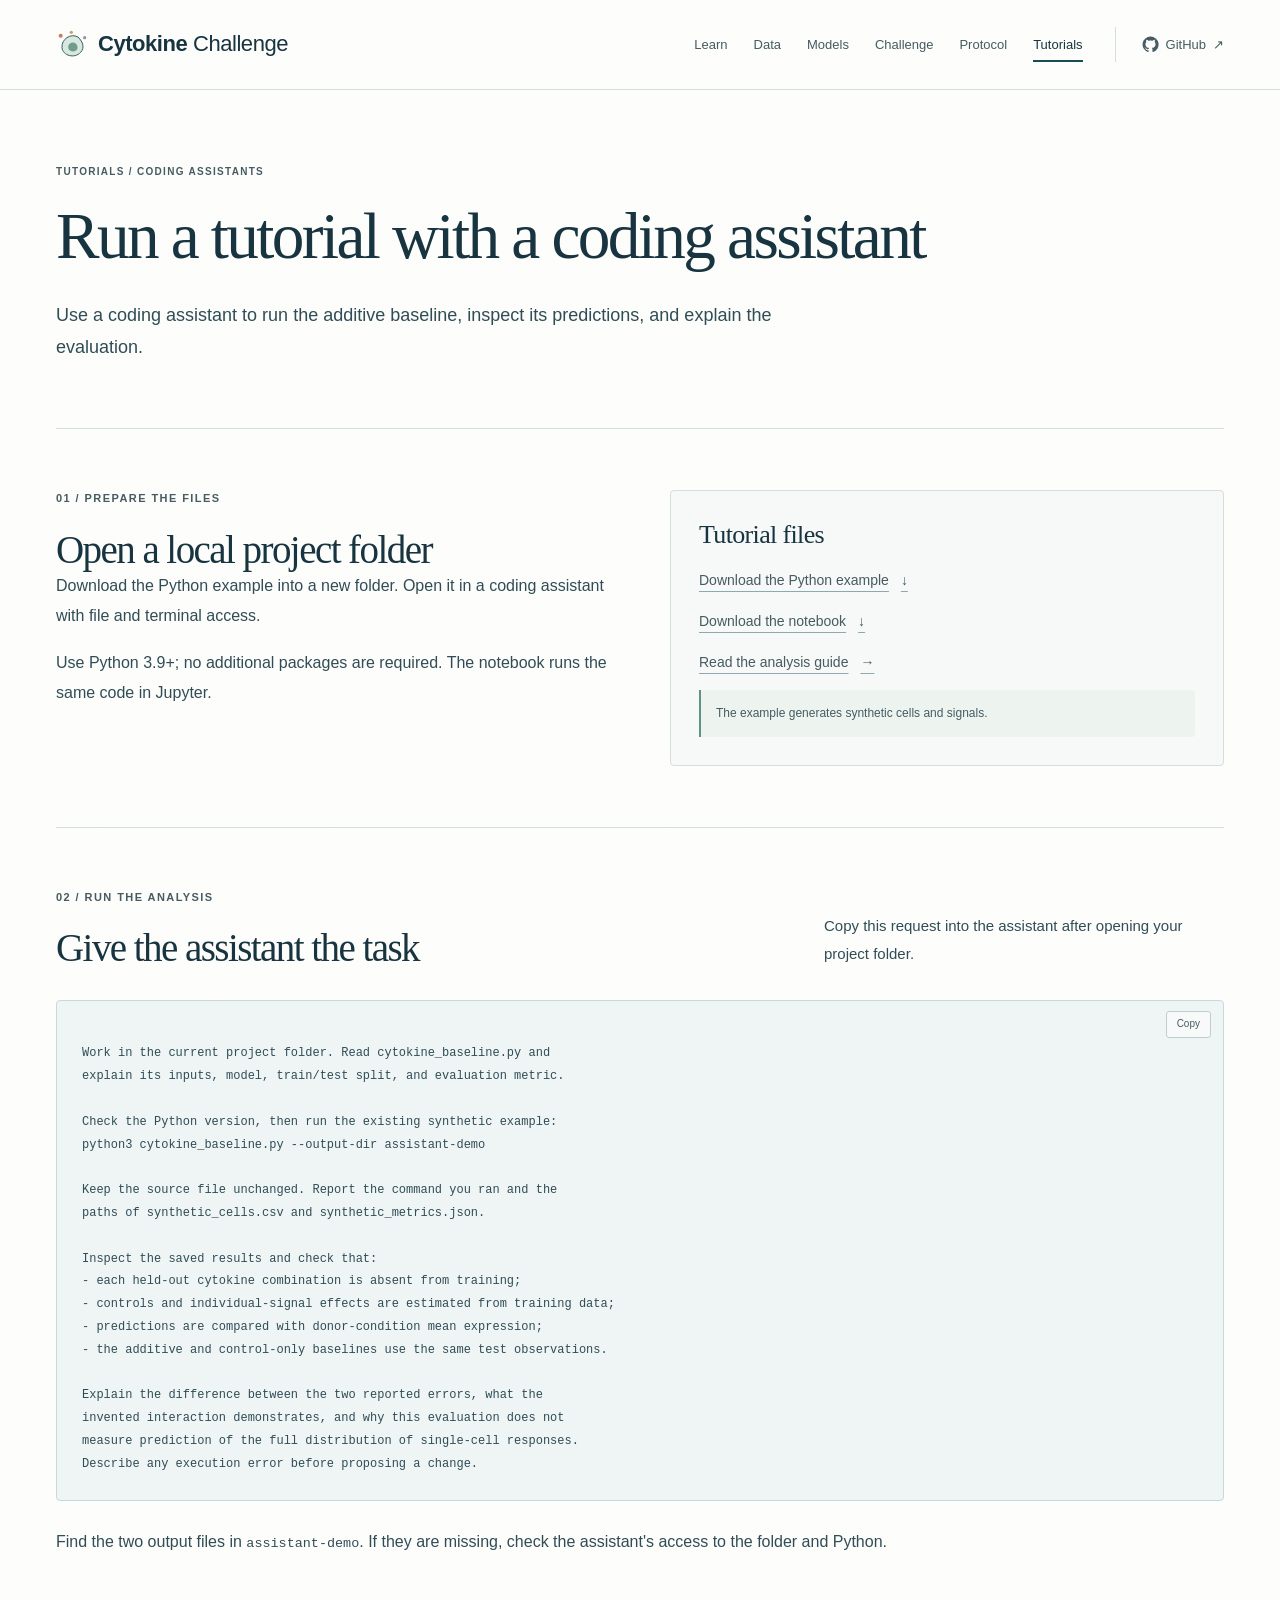
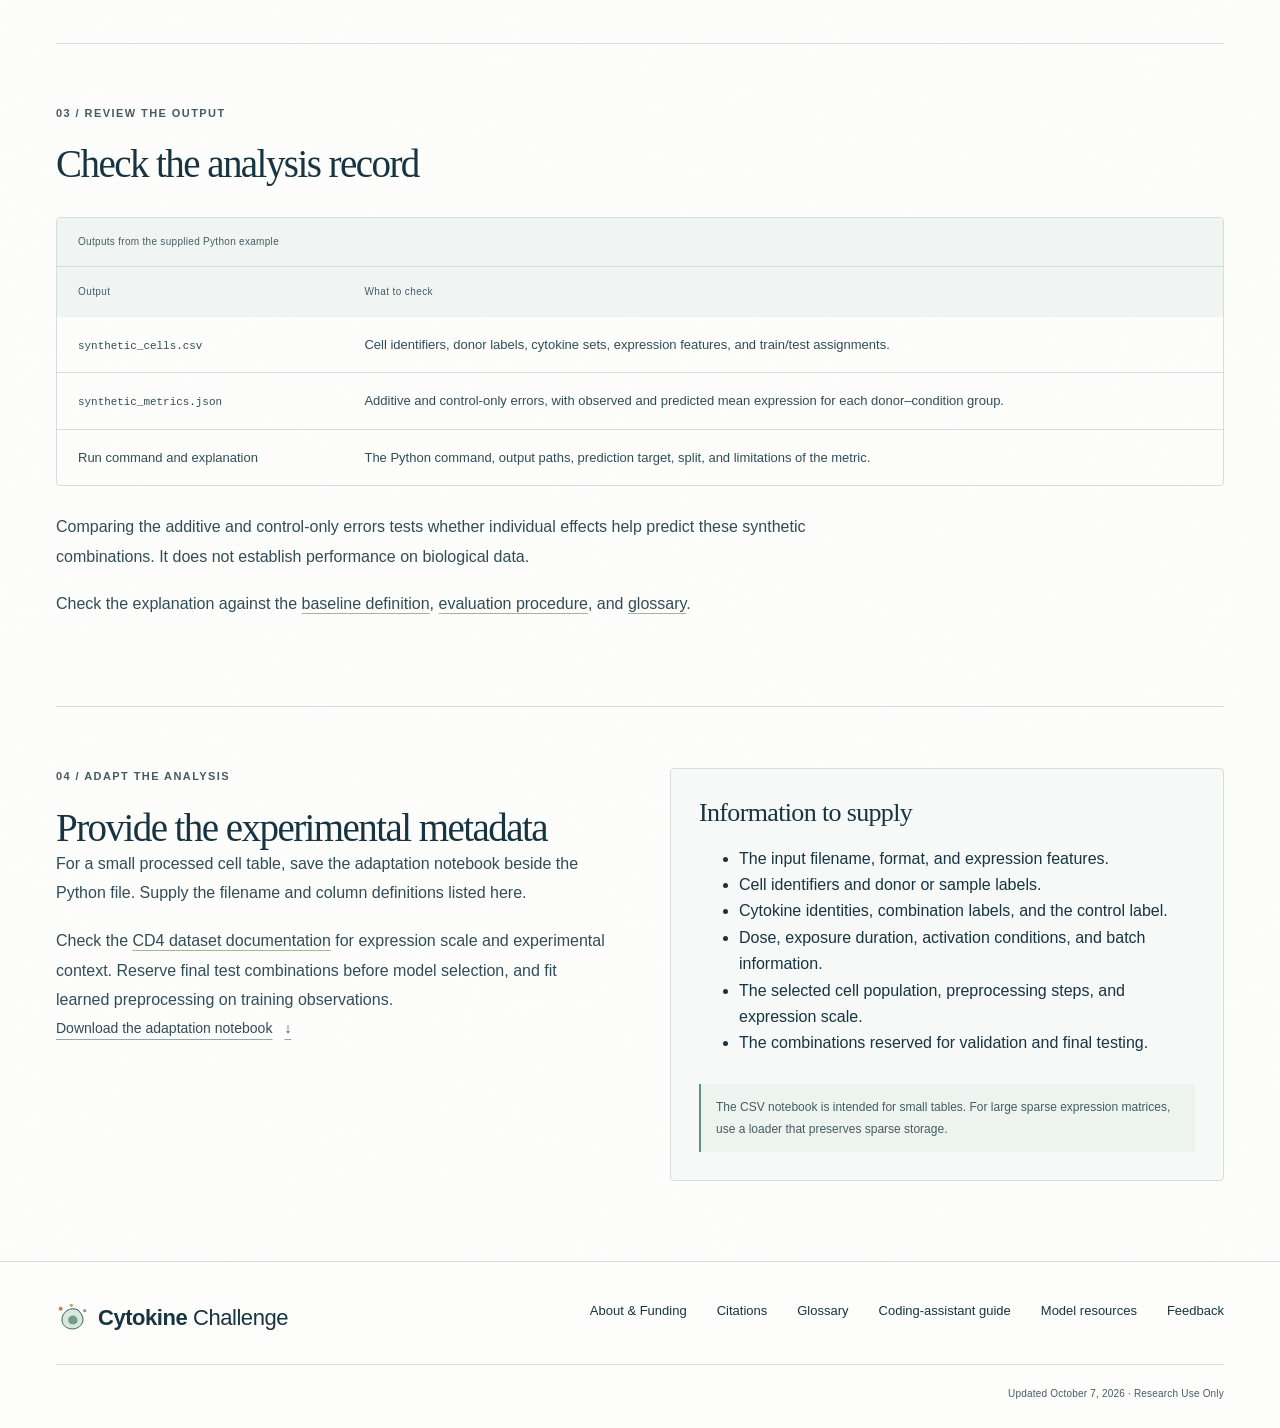
<file: tutorials/assistant-setup/index.html>
<!doctype html>
<html lang="en"><head><meta charset="utf-8"><meta name="viewport" content="width=device-width, initial-scale=1">
<title>Working with a coding assistant · Cytokine Challenge</title><meta name="description" content="Use a coding assistant with the local cytokine analysis tutorial and documented data inputs.">
<meta name="theme-color" content="#fdfdfb"><meta name="color-scheme" content="light"><meta name="robots" content="noindex,nofollow">
<link rel="canonical" href="https://cytokinechallenge.org/tutorials/assistant-setup/"><meta property="og:type" content="website"><meta property="og:title" content="Working with a coding assistant · Cytokine Challenge"><meta property="og:description" content="Use a coding assistant with the local cytokine analysis tutorial and documented data inputs."><meta property="og:url" content="https://cytokinechallenge.org/tutorials/assistant-setup/"><meta property="og:image" content="https://cytokinechallenge.org/assets/cytokine-watercolor.webp">
<link rel="icon" href="/assets/favicon.svg" type="image/svg+xml"><link rel="stylesheet" href="/assets/style.css?v=547955395d94"><script src="/assets/app.js?v=cabff10b1fa9" defer></script></head>
<body class="inner-page"><a class="skip-link" href="#main">Skip to content</a>
<header class="site-header"><div class="container header-inner"><a class="brand" href="/" aria-label="Cytokine Challenge home"><img class="brand-mark" src="/assets/favicon.svg" alt="" width="32" height="36"><span>Cytokine<span class="brand-light"> Challenge</span></span></a>
<button class="menu-toggle" type="button" aria-expanded="false" aria-controls="primary-nav">Menu +</button>
<nav id="primary-nav" class="primary-nav" aria-label="Main navigation"><a href="/biology/">Learn</a><a href="/dataset/">Data</a><a href="/models/">Models</a><a href="/challenge/">Challenge</a><a href="/protocol/">Protocol</a><a href="/tutorials/" aria-current="page">Tutorials</a><a class="nav-github" href="https://github.com/akdslab"><svg viewBox="0 0 24 24" aria-hidden="true"><path fill="currentColor" d="M12 .8a11.2 11.2 0 0 0-3.54 21.83c.56.1.76-.24.76-.54v-2.1c-3.12.68-3.78-1.32-3.78-1.32-.51-1.3-1.25-1.65-1.25-1.65-1.02-.7.08-.69.08-.69 1.13.08 1.72 1.16 1.72 1.16 1 1.72 2.62 1.22 3.26.93.1-.73.39-1.22.71-1.5-2.5-.28-5.12-1.25-5.12-5.54 0-1.22.44-2.22 1.16-3-.12-.28-.5-1.42.11-2.96 0 0 .95-.3 3.08 1.15a10.72 10.72 0 0 1 5.6 0c2.14-1.45 3.08-1.15 3.08-1.15.61 1.54.23 2.68.11 2.96.72.78 1.16 1.78 1.16 3 0 4.3-2.63 5.25-5.13 5.53.4.35.76 1.03.76 2.07v3.17c0 .3.2.65.77.54A11.2 11.2 0 0 0 12 .8Z"/></svg>GitHub <span aria-hidden="true">↗</span></a></nav></div></header>
<main id="main" class="container" tabindex="-1"><section class="page-intro">
  <p class="eyebrow">Tutorials / Coding assistants</p>
  <h1>Run a tutorial with a coding assistant</h1>
  <p class="lede">Use a coding assistant to run the additive baseline, inspect its predictions, and explain the evaluation.</p>
</section>

<section class="section two-col" id="prepare" aria-labelledby="prepare-heading">
  <div><p class="section-kicker">01 / Prepare the files</p><h2 id="prepare-heading">Open a local project folder</h2><div class="prose"><p>Download the Python example into a new folder. Open it in a coding assistant with file and terminal access.</p><p>Use Python 3.9+; no additional packages are required. The notebook runs the same code in Jupyter.</p></div></div>
  <div class="card"><h3>Tutorial files</h3><p><a class="text-link" href="/downloads/cytokine_baseline.py" download>Download the Python example <span aria-hidden="true">↓</span></a></p><p><a class="text-link" href="/downloads/cytokine_baseline.ipynb" download>Download the notebook <span aria-hidden="true">↓</span></a></p><p><a class="text-link" href="/tutorials/get-started/">Read the analysis guide <span aria-hidden="true">→</span></a></p><p class="note">The example generates synthetic cells and signals.</p></div>
</section>

<section class="section" id="request" aria-labelledby="request-heading">
  <div class="section-heading"><div><p class="section-kicker">02 / Run the analysis</p><h2 id="request-heading">Give the assistant the task</h2></div><p>Copy this request into the assistant after opening your project folder.</p></div>
  <div class="code-block"><button class="copy-button" type="button" data-copy="assistant-prompt" aria-label="Copy coding assistant request">Copy</button><pre><code id="assistant-prompt">Work in the current project folder. Read cytokine_baseline.py and
explain its inputs, model, train/test split, and evaluation metric.

Check the Python version, then run the existing synthetic example:
python3 cytokine_baseline.py --output-dir assistant-demo

Keep the source file unchanged. Report the command you ran and the
paths of synthetic_cells.csv and synthetic_metrics.json.

Inspect the saved results and check that:
- each held-out cytokine combination is absent from training;
- controls and individual-signal effects are estimated from training data;
- predictions are compared with donor-condition mean expression;
- the additive and control-only baselines use the same test observations.

Explain the difference between the two reported errors, what the
invented interaction demonstrates, and why this evaluation does not
measure prediction of the full distribution of single-cell responses.
Describe any execution error before proposing a change.</code></pre></div>
  <p class="prose">Find the two output files in <code>assistant-demo</code>. If they are missing, check the assistant's access to the folder and Python.</p>
</section>

<section class="section" id="review" aria-labelledby="review-heading">
  <div class="section-heading"><div><p class="section-kicker">03 / Review the output</p><h2 id="review-heading">Check the analysis record</h2></div></div>
  <div class="table-wrap"><table><caption>Outputs from the supplied Python example</caption><thead><tr><th scope="col">Output</th><th scope="col">What to check</th></tr></thead><tbody><tr><td><code>synthetic_cells.csv</code></td><td>Cell identifiers, donor labels, cytokine sets, expression features, and train/test assignments.</td></tr><tr><td><code>synthetic_metrics.json</code></td><td>Additive and control-only errors, with observed and predicted mean expression for each donor–condition group.</td></tr><tr><td>Run command and explanation</td><td>The Python command, output paths, prediction target, split, and limitations of the metric.</td></tr></tbody></table></div>
  <div class="prose"><p>Comparing the additive and control-only errors tests whether individual effects help predict these synthetic combinations. It does not establish performance on biological data.</p><p>Check the explanation against the <a href="/tutorials/get-started/#baseline">baseline definition</a>, <a href="/tutorials/get-started/#evaluate">evaluation procedure</a>, and <a href="/glossary/">glossary</a>.</p></div>
</section>

<section class="section two-col" id="adapt" aria-labelledby="adapt-heading">
  <div><p class="section-kicker">04 / Adapt the analysis</p><h2 id="adapt-heading">Provide the experimental metadata</h2><div class="prose"><p>For a small processed cell table, save the adaptation notebook beside the Python file. Supply the filename and column definitions listed here.</p><p>Check the <a href="/dataset/">CD4 dataset documentation</a> for expression scale and experimental context. Reserve final test combinations before model selection, and fit learned preprocessing on training observations.</p></div><p><a class="text-link" href="/downloads/adapt_your_data.ipynb" download>Download the adaptation notebook <span aria-hidden="true">↓</span></a></p></div>
  <div class="card"><h3>Information to supply</h3><ul><li>The input filename, format, and expression features.</li><li>Cell identifiers and donor or sample labels.</li><li>Cytokine identities, combination labels, and the control label.</li><li>Dose, exposure duration, activation conditions, and batch information.</li><li>The selected cell population, preprocessing steps, and expression scale.</li><li>The combinations reserved for validation and final testing.</li></ul><p class="note">The CSV notebook is intended for small tables. For large sparse expression matrices, use a loader that preserves sparse storage.</p></div>
</section>
</main>
<footer class="site-footer"><div class="container"><div class="footer-top"><div><a class="brand" href="/" aria-label="Cytokine Challenge home"><img class="brand-mark" src="/assets/favicon.svg" alt="" width="32" height="36"><span>Cytokine<span class="brand-light"> Challenge</span></span></a></div><nav class="footer-links" aria-label="Footer navigation"><a href="/about/">About &amp; Funding</a><a href="/about/#citations">Citations</a><a href="/glossary/">Glossary</a><a href="/tutorials/assistant-setup/">Coding-assistant guide</a><a href="/models/#resources">Model resources</a><a href="/community/">Feedback</a></nav></div><div class="footer-bottom"><span>Updated <time datetime="2026-10-07">October 7, 2026</time> · Research Use Only</span></div></div></footer>
<div id="copy-status" class="sr-only" role="status" aria-live="polite"></div></body></html>
</file>
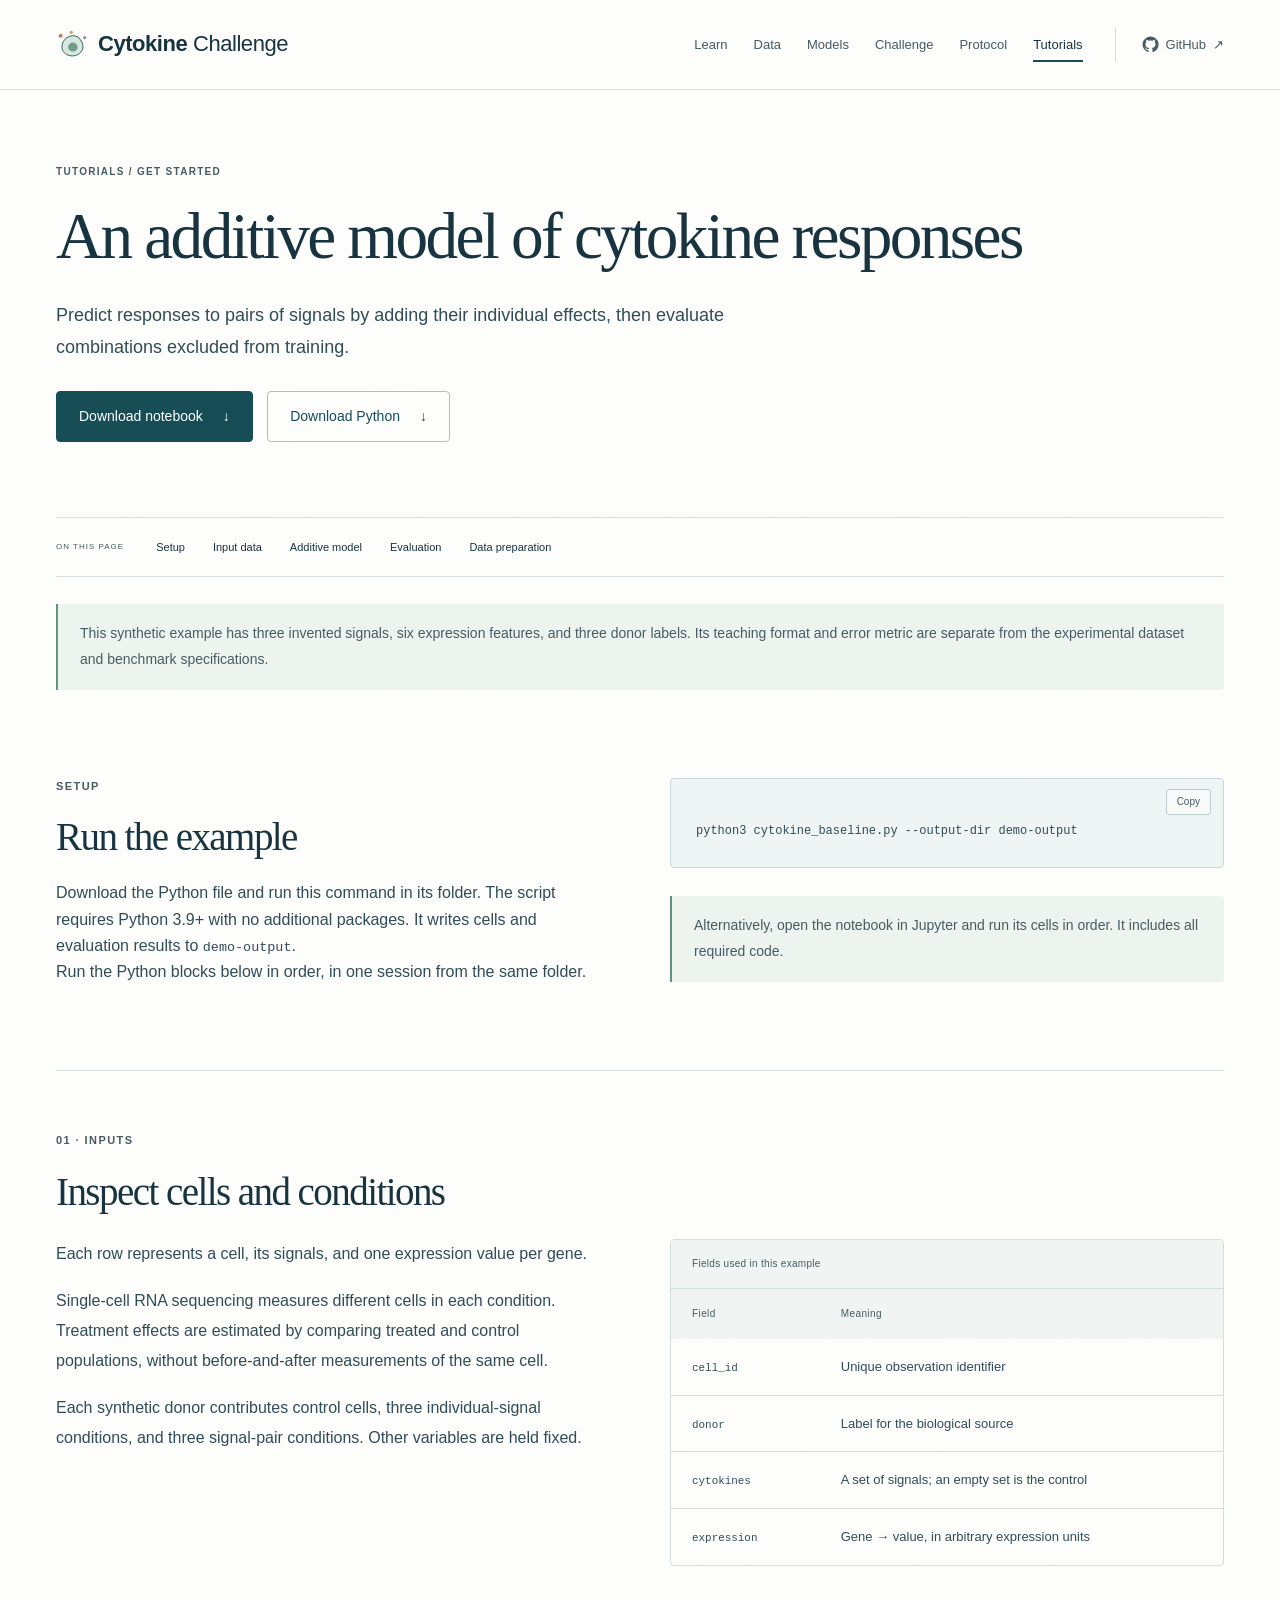
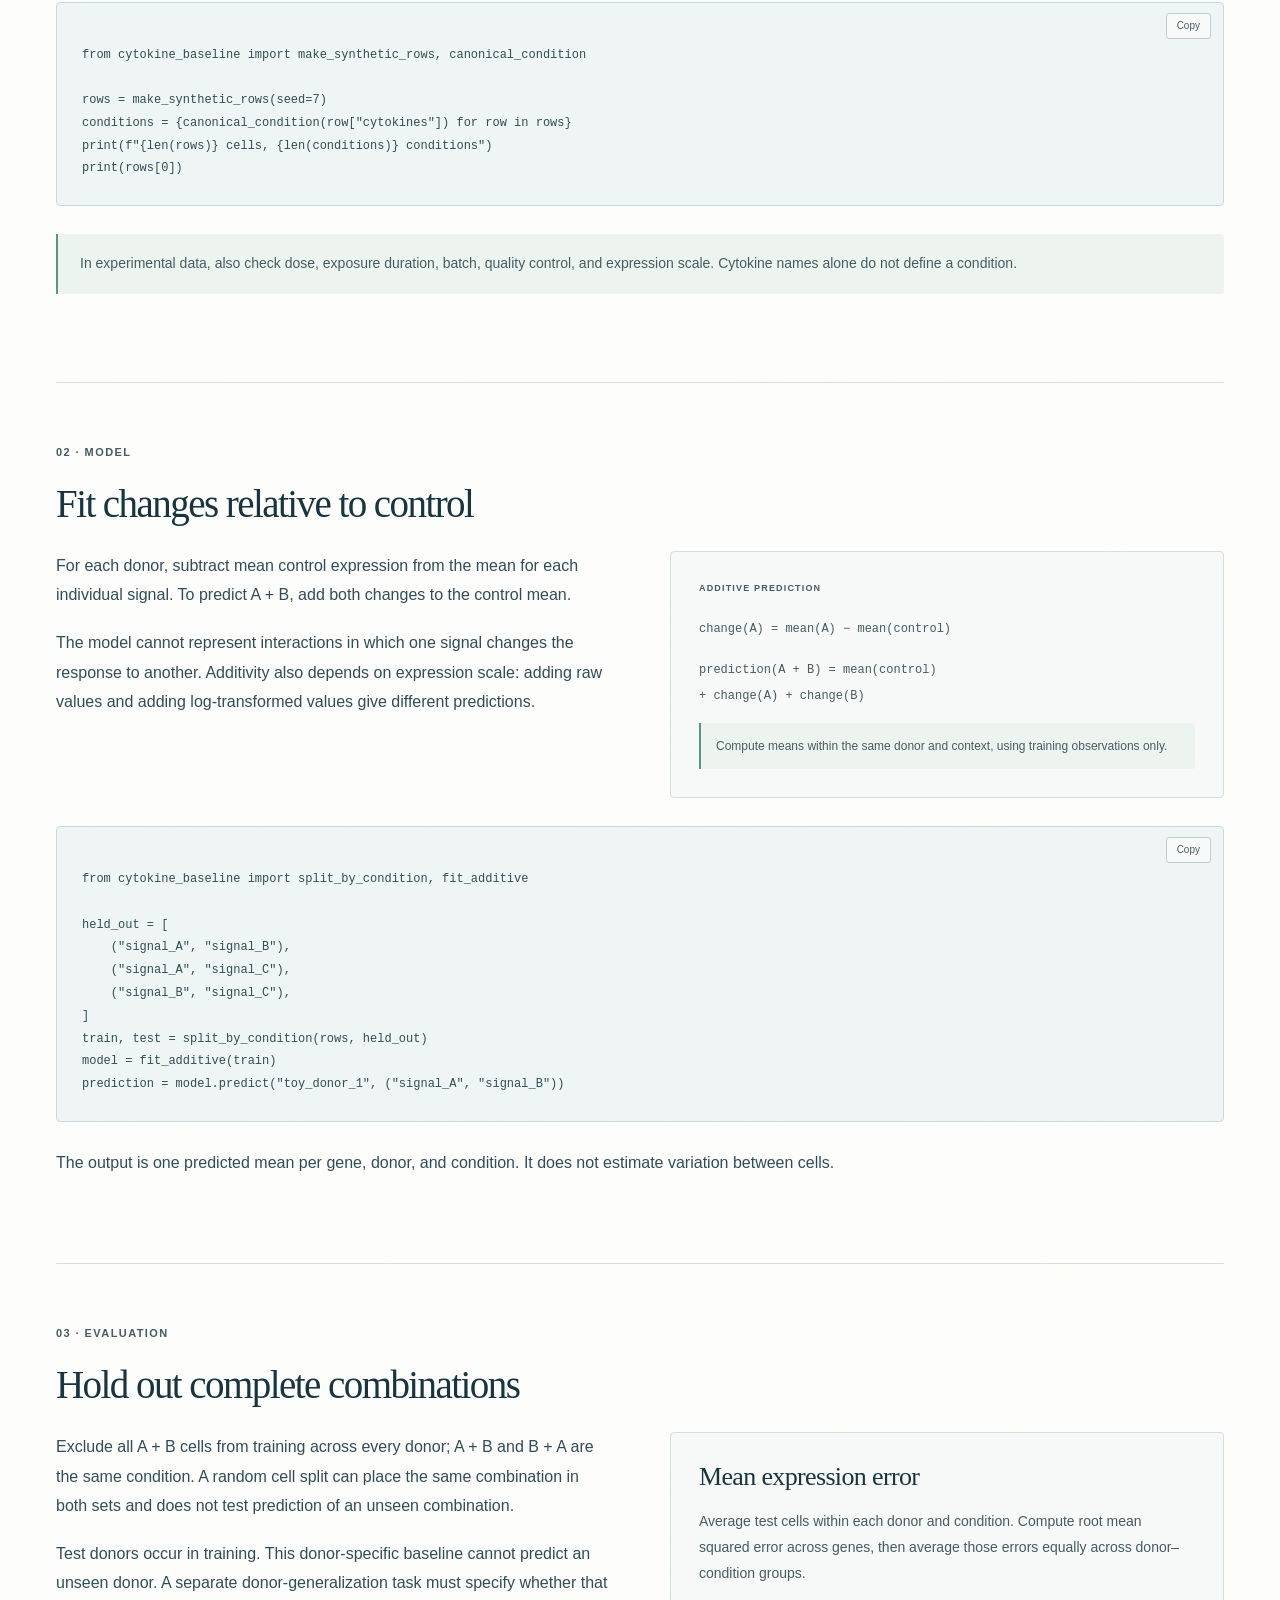
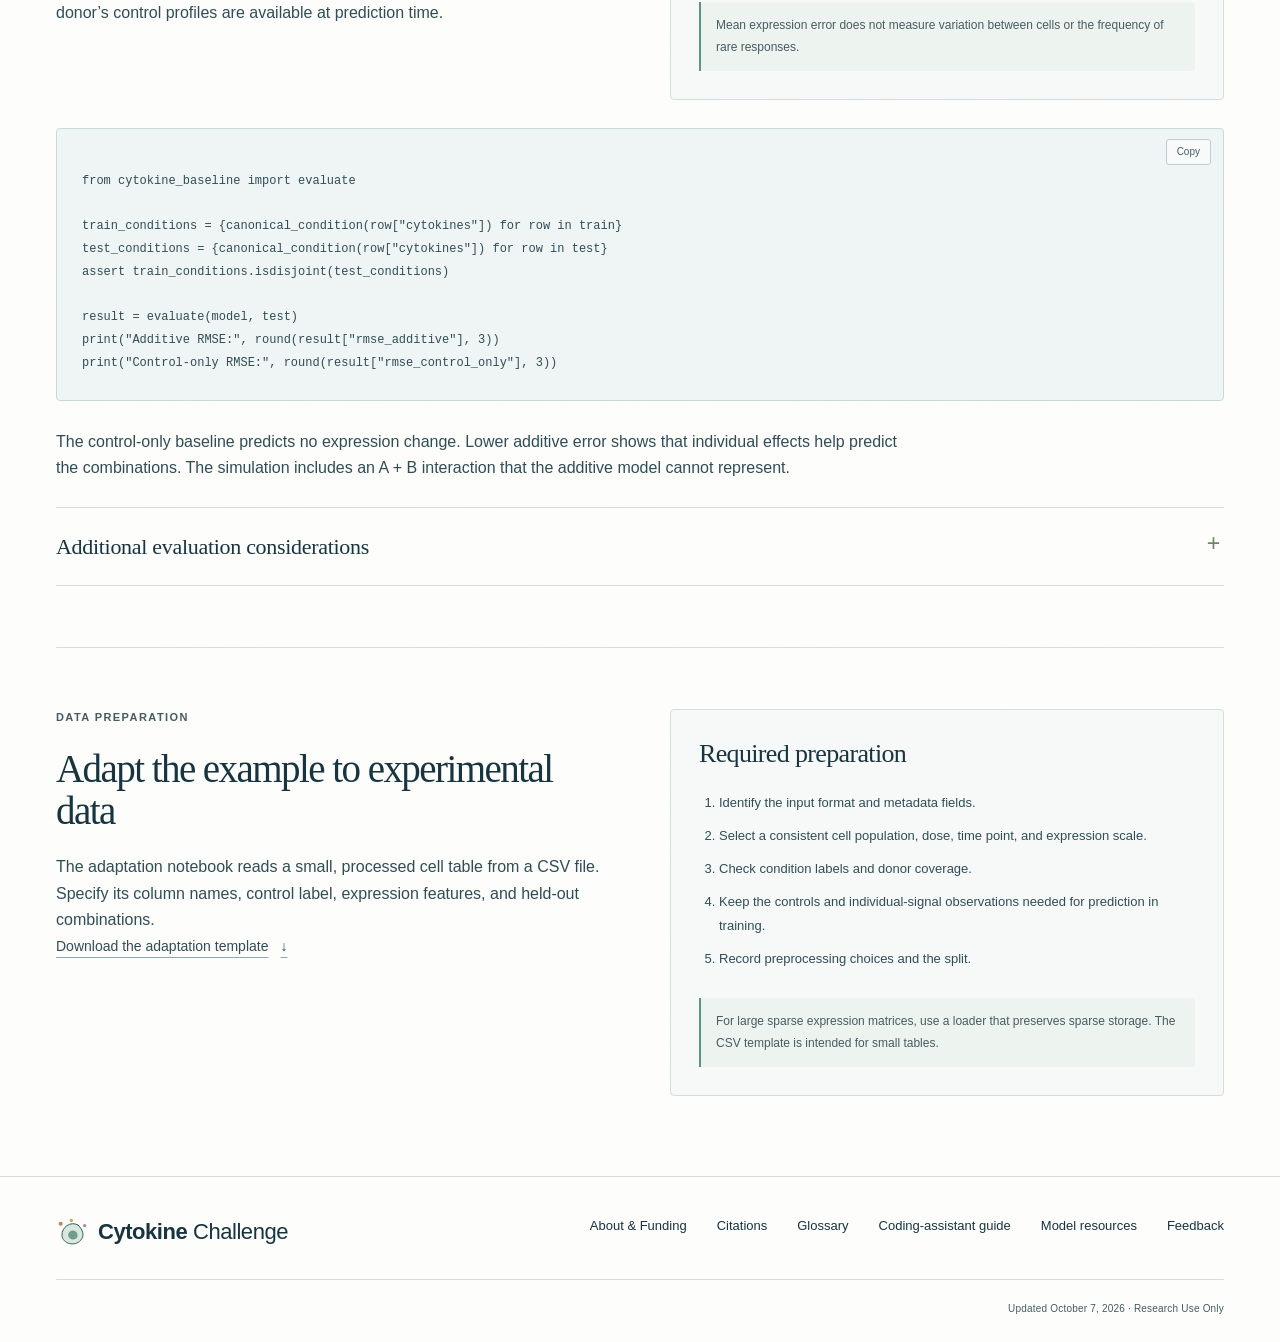
<file: tutorials/get-started/index.html>
<!doctype html>
<html lang="en"><head><meta charset="utf-8"><meta name="viewport" content="width=device-width, initial-scale=1">
<title>An additive model of cytokine responses · Cytokine Challenge</title><meta name="description" content="Fit an additive response model and evaluate held-out cytokine combinations with a synthetic Python example.">
<meta name="theme-color" content="#fdfdfb"><meta name="color-scheme" content="light"><meta name="robots" content="noindex,nofollow">
<link rel="canonical" href="https://cytokinechallenge.org/tutorials/get-started/"><meta property="og:type" content="website"><meta property="og:title" content="An additive model of cytokine responses · Cytokine Challenge"><meta property="og:description" content="Fit an additive response model and evaluate held-out cytokine combinations with a synthetic Python example."><meta property="og:url" content="https://cytokinechallenge.org/tutorials/get-started/"><meta property="og:image" content="https://cytokinechallenge.org/assets/cytokine-watercolor.webp">
<link rel="icon" href="/assets/favicon.svg" type="image/svg+xml"><link rel="stylesheet" href="/assets/style.css?v=547955395d94"><script src="/assets/app.js?v=cabff10b1fa9" defer></script></head>
<body class="inner-page"><a class="skip-link" href="#main">Skip to content</a>
<header class="site-header"><div class="container header-inner"><a class="brand" href="/" aria-label="Cytokine Challenge home"><img class="brand-mark" src="/assets/favicon.svg" alt="" width="32" height="36"><span>Cytokine<span class="brand-light"> Challenge</span></span></a>
<button class="menu-toggle" type="button" aria-expanded="false" aria-controls="primary-nav">Menu +</button>
<nav id="primary-nav" class="primary-nav" aria-label="Main navigation"><a href="/biology/">Learn</a><a href="/dataset/">Data</a><a href="/models/">Models</a><a href="/challenge/">Challenge</a><a href="/protocol/">Protocol</a><a href="/tutorials/" aria-current="page">Tutorials</a><a class="nav-github" href="https://github.com/akdslab"><svg viewBox="0 0 24 24" aria-hidden="true"><path fill="currentColor" d="M12 .8a11.2 11.2 0 0 0-3.54 21.83c.56.1.76-.24.76-.54v-2.1c-3.12.68-3.78-1.32-3.78-1.32-.51-1.3-1.25-1.65-1.25-1.65-1.02-.7.08-.69.08-.69 1.13.08 1.72 1.16 1.72 1.16 1 1.72 2.62 1.22 3.26.93.1-.73.39-1.22.71-1.5-2.5-.28-5.12-1.25-5.12-5.54 0-1.22.44-2.22 1.16-3-.12-.28-.5-1.42.11-2.96 0 0 .95-.3 3.08 1.15a10.72 10.72 0 0 1 5.6 0c2.14-1.45 3.08-1.15 3.08-1.15.61 1.54.23 2.68.11 2.96.72.78 1.16 1.78 1.16 3 0 4.3-2.63 5.25-5.13 5.53.4.35.76 1.03.76 2.07v3.17c0 .3.2.65.77.54A11.2 11.2 0 0 0 12 .8Z"/></svg>GitHub <span aria-hidden="true">↗</span></a></nav></div></header>
<main id="main" class="container" tabindex="-1"><section class="page-intro">
  <div class="eyebrow">TUTORIALS / GET STARTED</div>
  <h1>An additive model of cytokine responses</h1>
  <p class="lede">Predict responses to pairs of signals by adding their individual effects, then evaluate combinations excluded from training.</p>
  <p><a class="button" href="/downloads/cytokine_baseline.ipynb" download>Download notebook <span aria-hidden="true">↓</span></a> <a class="button button-secondary" href="/downloads/cytokine_baseline.py" download>Download Python <span aria-hidden="true">↓</span></a></p>
</section><nav class="page-index" aria-label="On this page"><span>On this page</span><a href="#run-example">Setup</a><a href="#inspect">Input data</a><a href="#baseline">Additive model</a><a href="#evaluate">Evaluation</a><a href="#adapt-title">Data preparation</a></nav>

<aside class="note">This synthetic example has three invented signals, six expression features, and three donor labels. Its teaching format and error metric are separate from the experimental dataset and benchmark specifications.</aside>

<section class="section two-col" aria-labelledby="run-example">
  <div><p class="section-kicker">SETUP</p><h2 id="run-example">Run the example</h2><p class="prose">Download the Python file and run this command in its folder. The script requires Python 3.9+ with no additional packages. It writes cells and evaluation results to <code>demo-output</code>.</p><p class="prose">Run the Python blocks below in order, in one session from the same folder.</p></div>
  <div><div class="code-block"><button class="copy-button" type="button" data-copy="run-command" aria-label="Copy run command">Copy</button><pre><code id="run-command">python3 cytokine_baseline.py --output-dir demo-output</code></pre></div><p class="note">Alternatively, open the notebook in Jupyter and run its cells in order. It includes all required code.</p></div>
</section>

<section class="section" id="inspect" aria-labelledby="inspect-title">
  <p class="section-kicker">01 · INPUTS</p>
  <h2 id="inspect-title">Inspect cells and conditions</h2>
  <div class="two-col">
    <div class="prose"><p>Each row represents a cell, its signals, and one expression value per gene.</p><p>Single-cell RNA sequencing measures different cells in each condition. Treatment effects are estimated by comparing treated and control populations, without before-and-after measurements of the same cell.</p><p>Each synthetic donor contributes control cells, three individual-signal conditions, and three signal-pair conditions. Other variables are held fixed.</p></div>
    <div class="table-wrap"><table><caption>Fields used in this example</caption><thead><tr><th scope="col">Field</th><th scope="col">Meaning</th></tr></thead><tbody><tr><td><code>cell_id</code></td><td>Unique observation identifier</td></tr><tr><td><code>donor</code></td><td>Label for the biological source</td></tr><tr><td><code>cytokines</code></td><td>A set of signals; an empty set is the control</td></tr><tr><td><code>expression</code></td><td>Gene → value, in arbitrary expression units</td></tr></tbody></table></div>
  </div>
  <div class="code-block"><button class="copy-button" type="button" data-copy="inspect-code" aria-label="Copy inspection code">Copy</button><pre><code id="inspect-code">from cytokine_baseline import make_synthetic_rows, canonical_condition

rows = make_synthetic_rows(seed=7)
conditions = {canonical_condition(row["cytokines"]) for row in rows}
print(f"{len(rows)} cells, {len(conditions)} conditions")
print(rows[0])</code></pre></div>
  <p class="note">In experimental data, also check dose, exposure duration, batch, quality control, and expression scale. Cytokine names alone do not define a condition.</p>
</section>

<section class="section" id="baseline" aria-labelledby="baseline-title">
  <p class="section-kicker">02 · MODEL</p>
  <h2 id="baseline-title">Fit changes relative to control</h2>
  <div class="two-col"><div class="prose"><p>For each donor, subtract mean control expression from the mean for each individual signal. To predict A + B, add both changes to the control mean.</p><p>The model cannot represent interactions in which one signal changes the response to another. Additivity also depends on expression scale: adding raw values and adding log-transformed values give different predictions.</p></div><div class="card"><p class="section-kicker">ADDITIVE PREDICTION</p><p><code>change(A) = mean(A) − mean(control)</code></p><p><code>prediction(A + B) = mean(control)<br>+ change(A) + change(B)</code></p><p class="note">Compute means within the same donor and context, using training observations only.</p></div></div>
  <div class="code-block"><button class="copy-button" type="button" data-copy="baseline-code" aria-label="Copy baseline code">Copy</button><pre><code id="baseline-code">from cytokine_baseline import split_by_condition, fit_additive

held_out = [
    ("signal_A", "signal_B"),
    ("signal_A", "signal_C"),
    ("signal_B", "signal_C"),
]
train, test = split_by_condition(rows, held_out)
model = fit_additive(train)
prediction = model.predict("toy_donor_1", ("signal_A", "signal_B"))</code></pre></div>
  <p class="prose">The output is one predicted mean per gene, donor, and condition. It does not estimate variation between cells.</p>
</section>

<section class="section" id="evaluate" aria-labelledby="evaluate-title">
  <p class="section-kicker">03 · EVALUATION</p>
  <h2 id="evaluate-title">Hold out complete combinations</h2>
  <div class="two-col"><div class="prose"><p>Exclude all A + B cells from training across every donor; A + B and B + A are the same condition. A random cell split can place the same combination in both sets and does not test prediction of an unseen combination.</p><p>Test donors occur in training. This donor-specific baseline cannot predict an unseen donor. A separate donor-generalization task must specify whether that donor’s control profiles are available at prediction time.</p></div><div class="card"><h3>Mean expression error</h3><p>Average test cells within each donor and condition. Compute root mean squared error across genes, then average those errors equally across donor–condition groups.</p><p class="note">Mean expression error does not measure variation between cells or the frequency of rare responses.</p></div></div>
  <div class="code-block"><button class="copy-button" type="button" data-copy="evaluate-code" aria-label="Copy evaluation code">Copy</button><pre><code id="evaluate-code">from cytokine_baseline import evaluate

train_conditions = {canonical_condition(row["cytokines"]) for row in train}
test_conditions = {canonical_condition(row["cytokines"]) for row in test}
assert train_conditions.isdisjoint(test_conditions)

result = evaluate(model, test)
print("Additive RMSE:", round(result["rmse_additive"], 3))
print("Control-only RMSE:", round(result["rmse_control_only"], 3))</code></pre></div>
  <p class="prose">The control-only baseline predicts no expression change. Lower additive error shows that individual effects help predict the combinations. The simulation includes an A + B interaction that the additive model cannot represent.</p>
  <details><summary>Additional evaluation considerations</summary><div class="prose"><p>Report expression and treatment-change errors by donor and condition. Evaluate cell-state distributions when the model predicts them.</p><p>Fit learned preprocessing and select features using training data. Keep validation combinations separate from final test combinations, and fix the evaluation plan before inspecting test performance.</p><p>Cells from one donor are not independent biological replicates. Base uncertainty estimates on donor and experimental replication.</p></div></details>
</section>

<section class="section two-col" aria-labelledby="adapt-title">
  <div><p class="section-kicker">DATA PREPARATION</p><h2 id="adapt-title">Adapt the example to experimental data</h2><p class="prose">The adaptation notebook reads a small, processed cell table from a CSV file. Specify its column names, control label, expression features, and held-out combinations.</p><p><a class="text-link" href="/downloads/adapt_your_data.ipynb" download>Download the adaptation template <span aria-hidden="true">↓</span></a></p></div>
  <div class="card"><h3>Required preparation</h3><ol class="steps"><li>Identify the input format and metadata fields.</li><li>Select a consistent cell population, dose, time point, and expression scale.</li><li>Check condition labels and donor coverage.</li><li>Keep the controls and individual-signal observations needed for prediction in training.</li><li>Record preprocessing choices and the split.</li></ol><p class="note">For large sparse expression matrices, use a loader that preserves sparse storage. The CSV template is intended for small tables.</p></div>
</section>
</main>
<footer class="site-footer"><div class="container"><div class="footer-top"><div><a class="brand" href="/" aria-label="Cytokine Challenge home"><img class="brand-mark" src="/assets/favicon.svg" alt="" width="32" height="36"><span>Cytokine<span class="brand-light"> Challenge</span></span></a></div><nav class="footer-links" aria-label="Footer navigation"><a href="/about/">About &amp; Funding</a><a href="/about/#citations">Citations</a><a href="/glossary/">Glossary</a><a href="/tutorials/assistant-setup/">Coding-assistant guide</a><a href="/models/#resources">Model resources</a><a href="/community/">Feedback</a></nav></div><div class="footer-bottom"><span>Updated <time datetime="2026-10-07">October 7, 2026</time> · Research Use Only</span></div></div></footer>
<div id="copy-status" class="sr-only" role="status" aria-live="polite"></div></body></html>
</file>
<file: assets/style.css>
@charset "UTF-8";
:root{--paper:#fdfdfb;--ink:#173440;--text:#304d57;--muted:#465b62;--line:#d3dedf;--green:#174e55;--sage:#e5efeb;--peach:#f7e9dd;--lavender:#f1e9ef;--serif:"Iowan Old Style","Palatino Linotype","Book Antiqua",Georgia,serif;--sans:"Avenir Next",Avenir,"Segoe UI",sans-serif;--mono:'SFMono-Regular',Consolas,monospace}
*{box-sizing:border-box}html{scroll-behavior:smooth;scroll-padding-top:30px}body{margin:0;background:var(--paper);color:var(--ink);font:15px/1.75 var(--sans);-webkit-font-smoothing:antialiased}a{color:inherit;text-decoration:none}button{font:inherit}img,svg{max-width:100%;vertical-align:middle}button,a{-webkit-tap-highlight-color:transparent}button{cursor:pointer}::selection{background:#d9e5d4;color:var(--ink)}:focus-visible{outline:2px solid #a86242;outline-offset:5px}h1,h2,h3,p,figure{margin:0}h1,h2,h3{font-family:var(--serif);font-weight:400}h1{font-size:clamp(48px,5.1vw,73px);line-height:1.08;letter-spacing:-2.9px}h2{font-size:clamp(34px,3.3vw,47px);line-height:1.16;letter-spacing:-1.8px}h3{font-size:27px;line-height:1.26;letter-spacing:-.65px}h1 em{font-weight:400;color:#5b7c62}p{color:var(--text)}.container{width:calc(100% - 112px);max-width:1280px;margin-inline:auto}.eyebrow,.section-kicker{display:block;font:10px/1.6 var(--sans);letter-spacing:1.7px;text-transform:uppercase;color:var(--green);margin-bottom:21px}.small,small{font-size:12px;line-height:1.7;color:var(--muted)}.status-dot{display:inline-block;width:6px;height:6px;border-radius:50%;background:#6b8a67;flex-shrink:0}.sr-only,.skip-link:not(:focus){position:absolute;width:1px;height:1px;padding:0;margin:-1px;overflow:hidden;clip:rect(0,0,0,0);white-space:nowrap;border:0}.skip-link:focus{position:fixed;top:10px;left:10px;z-index:10;padding:12px 20px;background:white}.site-header{border-bottom:1px solid var(--line)}.header-inner{display:flex;align-items:center;justify-content:space-between;min-height:98px;gap:35px}.brand{display:inline-flex;gap:9px;align-items:center;white-space:nowrap;line-height:1;font-size:21px;letter-spacing:-.9px;font-weight:600}.brand img{width:35px;height:35px}.brand-light{font-weight:400}.brand-period{color:#a86d4d}.primary-nav{display:flex;align-items:center;gap:30px;font-size:12px;line-height:1.5}.primary-nav>a{padding:12px 0;position:relative}.primary-nav>a:not(.nav-cta):after{content:'';position:absolute;bottom:5px;left:0;width:100%;height:1px;background:var(--green);transform:scaleX(0);transform-origin:left;transition:transform .2s}.primary-nav>a:hover:after,.primary-nav>a[aria-current=page]:after{transform:scaleX(1)}.primary-nav .nav-cta{border:1px solid #b5bfb1;border-radius:3px;padding:11px 17px;display:flex;gap:18px;margin-left:4px}.nav-cta:hover{background:var(--sage)}.menu-toggle{display:none}.actions{display:flex;align-items:center;gap:30px;flex-wrap:wrap;margin-top:30px}.button{display:inline-flex;align-items:center;justify-content:center;gap:27px;padding:14px 21px;background:var(--green);color:#fff;border:1px solid var(--green);border-radius:3px;font-size:12px;line-height:1.6;transition:background .2s,transform .2s;text-align:center}.button:hover{background:#204639;transform:translateY(-2px)}.button-secondary{background:transparent;color:var(--green);border-color:#b5bfb1}.button-secondary:hover{background:var(--sage)}.text-link{display:inline-flex;align-items:center;gap:15px;font-size:12px;line-height:1.8;text-decoration:underline;text-decoration-color:#b6c2b0;text-underline-offset:6px}.text-link:hover{text-decoration-color:var(--green)}.hero{display:grid;grid-template-columns:1fr 1.12fr;gap:20px;align-items:center;padding:73px 0 56px}.hero-eyebrow{display:flex;align-items:center;gap:10px;margin-bottom:24px;font-size:10px;letter-spacing:1.35px}.hero h1{font-size:clamp(52px,5.2vw,76px);line-height:1.06;letter-spacing:-3.2px}.hero-lede{font-size:17px;line-height:1.75;margin-top:27px;max-width:425px}.hero-description{font-size:13px;line-height:1.8;max-width:395px;margin-top:13px;color:var(--muted)}.hero .actions{gap:26px;margin-top:29px}.release-note{display:inline-flex;align-items:center;gap:8px;font-size:10px;color:#727a6d;margin-top:21px}.release-note .status-dot{width:5px;height:5px;background:#9d9d75}.release-note:hover{color:var(--green)}.hero-art{width:110%;margin-left:-3%;align-self:center;padding-top:27px}.art-stage{position:relative}.hero-art img{width:100%;height:auto;mix-blend-mode:multiply;mask-image:radial-gradient(ellipse 72% 71% at 51% 50%,#000 62%,transparent 97%)}.art-label{position:absolute;font-size:10px;color:#6b7969;display:flex;align-items:center;gap:8px;letter-spacing:.2px;background:rgba(250,249,245,.72)}.cytokine-label{top:8%;left:41%;flex-direction:column;padding:0 5px}.cytokine-label .label-line{display:block;width:1px;height:35px;transform:rotate(25deg);background:#a9afa2}.cell-label{right:1%;bottom:15%}.cell-label .label-line{display:block;width:33px;height:1px;background:#a9afa2;transform:rotate(-19deg)}.hero-art figcaption{font:italic 14px var(--serif);text-align:center;color:#727c6e;margin:21px 0 0 22%}.hero-art figcaption span{display:block;font:9px var(--sans);color:#8a9087;margin-top:9px;letter-spacing:.3px}.cell-strip{border-block:1px solid var(--line);display:flex;align-items:center;gap:30px;padding:24px 0;font-size:12px}.strip-title{font-size:9px;text-transform:uppercase;letter-spacing:1.3px;color:var(--muted)}.cell-current{display:flex;align-items:center;gap:9px}.cell-current>span:last-child{font-size:9px;color:#678063;border:1px solid #dce2d1;border-radius:3px;padding:2px 7px;background:#f0f3e9;margin-left:5px}.cell-next{margin-left:auto;display:flex;gap:25px;color:#737b70;font-size:11px}.cell-next>span:first-child{font-size:9px;letter-spacing:.8px;color:#8a9084;margin-top:2px;text-transform:uppercase}.section{padding:76px 0;border-bottom:1px solid var(--line)}.section-heading{display:flex;justify-content:space-between;align-items:flex-end;gap:40px;margin-bottom:39px}.section-heading>p:not(.section-kicker){font-size:14px;line-height:1.9;max-width:360px;margin-bottom:2px}.section-heading .eyebrow{margin-bottom:17px}.section-heading:has(>.section-kicker){display:block;max-width:820px}.section-heading>.section-kicker{margin-bottom:17px}.section-heading>.text-link{margin-bottom:8px;flex-shrink:0}.problem-flow{display:grid;grid-template-columns:1fr 45px 1fr 45px 1fr;align-items:center;padding:32px 39px;background:#f1f2eb;border:1px solid #e5e7db;border-radius:4px;gap:22px}.flow-label{font-size:9px;text-transform:uppercase;letter-spacing:1.4px;color:#7c8477;display:block;margin-bottom:24px}.flow-input,.flow-model,.flow-output{min-width:0}.signal-formula{display:flex;align-items:center;gap:13px;height:56px}.molecule{border-radius:43% 57% 65% 35%/48% 46% 54% 52%;width:40px;height:39px;display:grid;place-items:center;font:16px var(--serif);border:1px solid #c79270;color:#935c3e;background:#edd4bb;transform:rotate(-10deg)}.molecule.b{color:#7b6689;border-color:#b4a2bd;background:#dfd4e7;border-radius:63% 37% 51% 49%/37% 65% 35% 63%;transform:rotate(8deg)}.plus{font-size:15px;color:#8c9485}.context-cell{width:51px;height:51px;border:1px solid #90a48b;border-radius:48% 52% 44% 56%;background:#dae4d1;display:grid;place-items:center;box-shadow:inset 0 0 0 4px #e8eedf}.context-cell i{width:26px;height:30px;border-radius:46%;background:#9db78e;transform:rotate(33deg);border:1px solid #8ba97f}.flow-arrow{font-size:24px;color:#9aa88e;text-align:center;margin-top:-10px}.problem-flow h3{font-size:23px;margin-top:22px;letter-spacing:-.65px}.problem-flow p{font-size:11px;line-height:1.8;margin-top:7px;color:#788071}.model-symbol{display:grid;grid-template-columns:repeat(3,11px);gap:8px;height:56px;align-content:center;margin-left:8px;position:relative}.model-symbol i{width:10px;height:10px;display:block;border-radius:50%;border:1px solid #789071;background:#c8d6bf}.model-symbol i:nth-child(2n){background:#e4e9dd}.model-symbol i:nth-child(3n){background:#93ac89}.expression-matrix{display:grid;grid-template-columns:repeat(5,16px);grid-template-rows:repeat(4,10px);gap:3px;align-content:center;height:56px}.expression-matrix i{background:#bccbb1;border-radius:1px}.expression-matrix i:nth-child(3n){background:#a0765c}.expression-matrix i:nth-child(4n){background:#d1b89e}.expression-matrix i:nth-child(5n){background:#718e68}.expression-matrix i:nth-child(6n){background:#e1e4d7}.flow-footnote{display:flex;justify-content:space-between;gap:25px;margin-top:17px;align-items:center}.flow-footnote p{font-size:12px}.flow-footnote>span{font-size:9px;color:#899081}.dataset-feature{background:#264b40;color:#fff;border-radius:4px;margin-top:77px;padding:53px 60px;display:grid;grid-template-columns:1fr 1fr;gap:100px}.dataset-feature .eyebrow{color:#b7c9aa;font-size:9px}.dataset-feature h2{font-size:43px;letter-spacing:-1.6px;line-height:1.18}.dataset-feature p{color:#cfdbcf;font-size:13px;line-height:1.85}.feature-copy>p{margin-top:22px;max-width:420px}.light-link{display:inline-flex;gap:26px;margin-top:27px;padding-bottom:4px;border-bottom:1px solid #8da58d;font-size:12px}.feature-details{padding-top:5px}.feature-details>div{display:flex;gap:21px;padding:23px 0;border-top:1px solid #5a7764}.feature-details>div:first-child{padding-top:0;border-top:0}.feature-details>div:last-child{padding-bottom:0}.feature-number{font-size:10px;color:#b2c4a9;margin-top:5px}.feature-details h3{font-size:27px;color:#f2f3e8;margin-bottom:7px}.path-grid{display:grid;grid-template-columns:repeat(3,minmax(0,1fr));gap:22px}.path-card{padding:28px 29px 26px;border:1px solid #e2e4d8;min-width:0;border-radius:4px;display:flex;flex-direction:column;position:relative;transition:transform .2s,border-color .2s}.path-card:hover{transform:translateY(-4px);border-color:#a7b69e}.sage{background:var(--sage)}.peach{background:var(--peach);border-color:#e7e0d5}.lavender{background:var(--lavender);border-color:#e1deea}.card-kicker{font-size:9px;color:#79816f;letter-spacing:1.4px;text-transform:uppercase;display:block;margin-bottom:33px}.path-card svg{position:absolute;right:25px;top:22px;width:33px;height:33px;stroke:#79896e;stroke-width:1.2}.path-card.peach svg{stroke:#aa886c}.path-card.lavender svg{stroke:#92849e}.path-card h3{font-size:29px;margin-bottom:17px;line-height:1.22}.path-card>p{font-size:13px;line-height:1.9;color:#63705f;margin-bottom:33px}.card-link{display:flex;justify-content:space-between;align-items:center;gap:10px;font-size:11px;margin-top:auto;padding-top:16px;border-top:1px solid #d4dcce}.peach .card-link{border-color:#dfd4c6}.lavender .card-link{border-color:#d9d4e2}.applications-grid{display:grid;grid-template-columns:repeat(3,minmax(0,1fr));gap:55px}.small-index{color:#a1a68f;font-size:11px}.applications-grid h3{font-size:26px;margin:15px 0 12px}.applications-grid p{font-size:13px;line-height:1.9;color:#6b7568;max-width:300px}.tutorial-list{border-top:1px solid var(--line)}.tutorial-row{display:grid;grid-template-columns:35px 1fr 150px 20px;gap:23px;align-items:center;border-bottom:1px solid var(--line);padding:24px 8px 24px 0;transition:padding .2s}.tutorial-row:hover{padding-left:12px;background:#f3f4ed}.tutorial-row h3{font-size:27px}.tutorial-row p{font-size:12px;color:var(--muted);margin-top:5px}.tutorial-kind{font-size:10px;color:#7b8274;text-align:right}.tutorial-disclosure{margin-top:20px;font-size:10px}.closing-band{display:grid;grid-template-columns:1.2fr 1fr;gap:100px;align-items:center;padding:73px 0 83px}.closing-band h2{font-size:42px}.closing-band p{font-size:14px;line-height:1.9;max-width:370px;margin-bottom:24px}.site-footer{border-top:1px solid var(--line);background:#f3f3ec;padding:37px 0 22px}.footer-top{display:flex;justify-content:space-between;align-items:center;gap:40px}.footer-brand{font-size:18px}.footer-brand img{width:29px;height:29px}.footer-top p{font-size:11px;color:#828875;margin-top:13px}.footer-top nav{display:flex;gap:26px;font-size:11px}.footer-top nav a:hover{text-decoration:underline;text-underline-offset:4px}.footer-bottom{display:flex;justify-content:space-between;margin-top:34px;padding-top:19px;border-top:1px solid #dfe1d4;font-size:9px;color:#8a9080;letter-spacing:.2px}.footer-bottom span span{margin:0 8px}
/* Inner pages share the same reading rhythm and quiet, usable components. */
.page-intro{padding:74px 0 65px;border-bottom:1px solid var(--line)}.page-intro h1{max-width:1000px}.page-intro .lede{font-size:18px;line-height:1.8;max-width:720px;margin-top:27px}.page-intro>p:last-child:not(.lede):not(.eyebrow){margin-top:28px}.page-intro>p>.button{margin:0 10px 10px 0}.page-intro .eyebrow{font-size:10px}.inner-page .section{padding:61px 0}.inner-page .section-heading{margin-bottom:31px}.inner-page h2{font-size:39px}.two-col{display:grid;grid-template-columns:minmax(0,1fr) minmax(0,1fr);gap:60px;align-items:start}.two-col>div,.two-col>article{min-width:0}.prose{max-width:850px}.prose p+p,.prose p+ul,.prose p+ol{margin-top:18px}.prose p,.prose li{font-size:15px;line-height:1.9}.prose a:not(.button):not(.text-link),details p a{text-decoration:underline;text-decoration-color:#a5b49b;text-underline-offset:4px}.prose a:hover{text-decoration-color:currentColor}.prose strong{font-weight:600;color:var(--ink)}.prose>h3{margin:30px 0 15px}.section>.prose{margin-block:26px}.section>.prose:first-child{margin-top:0}.card-grid{display:grid;grid-template-columns:repeat(3,minmax(0,1fr));gap:23px}.card{min-width:0;padding:28px;background:#f1f3ec;border:1px solid #dfe3d5;border-radius:4px}.card h3{font-size:26px;line-height:1.25;margin-bottom:16px}.card p{font-size:13px;line-height:1.9}.card p+p{margin-top:15px}.card .section-kicker,.card .card-kicker{font-size:9px;line-height:1.8;margin-bottom:19px}.card p.section-kicker{font-size:9px;line-height:1.8}.card .text-link{margin-top:14px}.card p .text-link{margin-top:0}.card>code,.card p code{font:12px/1.9 var(--mono);overflow-wrap:anywhere}.card a:not(.text-link):not(.button){text-decoration:underline;text-underline-offset:4px}a.card{display:flex;flex-direction:column;transition:transform .2s,border-color .2s}a.card:hover{transform:translateY(-3px);border-color:#98ad90}a.card>.text-link{margin-top:auto;padding-top:25px}.note{background:#f0f2e9;border-left:2px solid #91a280;margin:27px 0;padding:17px 22px;font-size:13px;line-height:1.85;color:#64715c;border-radius:0 3px 3px 0}.note p{color:inherit;margin-top:6px;font-size:inherit;line-height:inherit}.note strong{color:var(--green);font-weight:600}.card .note{font-size:11px;padding:12px 15px;background:#e7ecde;margin-bottom:0}.page-intro+.note{margin-top:32px}.table-wrap{max-width:100%;overflow-x:auto;margin:25px 0 8px;border:1px solid #dce1d2;border-radius:4px}table{border-collapse:collapse;width:100%;text-align:left;min-width:540px;font-size:13px;line-height:1.8}caption{text-align:left;padding:15px 21px;background:#f1f3e9;color:#6a775e;font-size:10px;letter-spacing:.3px;border-bottom:1px solid #dce1d2}th,td{padding:16px 21px;vertical-align:top;border-bottom:1px solid #e3e6db}thead th{font-size:10px;letter-spacing:.4px;background:#f5f6ef;color:#76846a;font-weight:500}tbody th{font-weight:500;color:var(--ink);width:25%}td{color:var(--text)}tr:last-child th,tr:last-child td{border-bottom:0}.two-col .table-wrap{margin-top:0}code{font-family:var(--mono);font-size:.84em}.code-block{position:relative;border:1px solid #dae1d2;border-radius:4px;background:#eef2e8;margin:28px 0}.copy-button{position:absolute;right:12px;top:10px;border:1px solid #c4cfb9;color:#68795b;background:#f7f9f2;border-radius:3px;font-size:10px;padding:4px 10px}.copy-button:hover{background:#e2e9d7}pre{padding:41px 25px 25px;margin:0;overflow-x:auto;max-width:100%;color:#42563a;font:12px/1.9 var(--mono);tab-size:4}pre code{font:inherit}.two-col>.code-block,.two-col>div>.code-block:first-child{margin-top:0}.steps{font-size:13px;color:var(--text);line-height:1.85;padding-left:20px;margin:20px 0}.steps li+li{margin-top:9px}details{border-top:1px solid var(--line);padding:22px 0}details:last-child{border-bottom:1px solid var(--line)}summary{cursor:pointer;list-style:none;padding-right:30px;position:relative;font:22px/1.5 var(--serif);letter-spacing:-.3px}summary::-webkit-details-marker{display:none}summary:after{content:'+';position:absolute;right:4px;top:0;font:23px var(--sans);color:#6f8466}details[open] summary:after{content:'−'}details>p,details>.prose{font-size:14px;line-height:1.9;color:var(--muted);max-width:840px;margin-top:18px}.faq-section>h2{margin-bottom:35px}.source-list{font-size:12px;color:var(--muted)}.split-explorer{border:1px solid #d9dfd0;border-radius:4px;overflow:hidden;background:#f5f6ef}.split-tabs{display:flex;border-bottom:1px solid #d9dfd0;background:#edf1e6}.split-tabs button{flex:1;padding:20px 15px;border:0;border-right:1px solid #d9dfd0;background:transparent;color:#75816a;font-size:12px;transition:background .2s}.split-tabs button:last-child{border-right:0}.split-tabs button[aria-selected=true]{background:#e0e8d6;color:var(--green);box-shadow:inset 0 -2px var(--green)}.split-tabs button:hover{background:#e4ebdc}.split-panel{padding:36px}.split-visual{display:grid;grid-template-columns:1fr 50px 1fr;align-items:center;gap:23px}.split-box{background:var(--paper);border:1px solid #dbe1d1;border-radius:3px;padding:25px;align-self:stretch}.split-box .eyebrow{margin-bottom:19px;font-size:9px}.condition-chips{display:flex;flex-wrap:wrap;gap:8px;min-height:37px;align-items:start}.condition-chips>span{padding:5px 12px;border:1px solid #c8d6bc;background:#e9efdf;border-radius:3px;font-size:12px;color:#617755}.test-box{background:#f6f1e8;border-color:#e0d6c5}.test-box .condition-chips>span{background:#efdfca;border-color:#d7ba92;color:#977445}.split-box p{font-size:12px;margin-top:20px;line-height:1.8;color:#7b8572}.split-arrow{font-size:25px;color:#87997b;text-align:center}.split-explanation{border-top:1px solid #d9dfd0;margin-top:29px;padding-top:26px}.split-explanation h3{font-size:26px}.split-explanation p{font-size:13px;line-height:1.85;max-width:800px;margin-top:14px}.badge{display:inline-block;font-size:9px;padding:4px 9px;border:1px solid #c7d3b8;border-radius:3px;color:#718762;background:#eaf0df;margin-top:20px}.split-section>.small{margin-top:20px}.application-list{border-top:1px solid var(--line)}.application-list>article{display:grid;grid-template-columns:30px 1fr 205px;gap:24px;align-items:start;padding:29px 0;border-bottom:1px solid var(--line)}.application-list h3{margin-bottom:14px}.application-list p{font-size:14px;line-height:1.9;max-width:650px}.application-list .text-link{font-size:11px;justify-self:end;margin-top:8px}.application-list .small-index{margin-top:8px}.inner-page main>.section:last-child{border-bottom:0;padding-bottom:80px}.section h2+p{margin-top:22px}.section>.two-col,.section>.card-grid{margin-top:26px}
@media(min-width:1450px){.hero{padding-top:90px;padding-bottom:75px}.hero h1{font-size:79px}.hero-art{width:112%;margin-left:-5%}}
@media(max-width:1150px){.container{width:calc(100% - 72px)}.primary-nav{gap:19px;font-size:11px}.brand{font-size:19px}.hero{gap:10px}.hero h1{font-size:62px}.hero-art{width:108%;margin-left:-4%}.hero .actions{gap:20px}.hero .button{gap:18px;padding-inline:16px}.hero .text-link{font-size:11px}.hero-lede{font-size:16px;max-width:375px}.cell-strip{gap:20px}.cell-next{gap:17px}.dataset-feature{gap:55px;padding:45px}.path-card{padding:25px}.path-card h3{font-size:27px}.path-card svg{right:20px;width:29px}.problem-flow{gap:15px;padding:29px}.problem-flow h3{font-size:21px}.two-col{gap:35px}.card{padding:24px}.closing-band{gap:60px}.footer-top nav{gap:20px}}
@media(max-width:900px){.container{width:calc(100% - 48px)}.header-inner{gap:20px;min-height:84px}.brand{font-size:18px;gap:6px}.brand img{width:30px;height:30px}.primary-nav{gap:15px;font-size:10px}.primary-nav .nav-cta{padding:9px 12px;gap:10px;margin:0}.hero{padding-top:52px;grid-template-columns:1fr 1fr}.hero h1{font-size:52px;letter-spacing:-2.5px}.hero-eyebrow{font-size:8px;letter-spacing:1px}.hero-lede{font-size:14px}.hero-description{font-size:12px}.hero .actions{gap:18px}.hero .button{font-size:11px;padding-inline:14px;gap:12px}.hero .text-link{font-size:10px;gap:7px}.hero-art{width:112%;margin-left:-10%}.art-label{font-size:8px}.hero-art figcaption{font-size:12px}.release-note{font-size:9px}.cell-strip{flex-wrap:wrap;gap:10px 25px}.cell-next{margin-left:auto;font-size:10px;gap:15px}.strip-title{font-size:8px}.cell-current{font-size:10px}.cell-current>span:last-child{display:none}.section{padding:56px 0}.section-heading{gap:30px;margin-bottom:30px}.section-heading h2{font-size:36px}.section-heading>p:not(.section-kicker){max-width:270px;font-size:12px}.eyebrow{font-size:9px}.problem-flow{grid-template-columns:1fr 22px 1fr 22px 1fr;gap:9px;padding:27px 22px}.signal-formula{gap:8px}.molecule{width:30px;height:30px}.context-cell{width:39px;height:39px}.context-cell i{width:20px;height:23px}.problem-flow h3{font-size:20px}.problem-flow p{font-size:10px}.flow-label{font-size:8px;letter-spacing:1px}.flow-footnote p{font-size:11px}.flow-footnote>span{font-size:8px}.dataset-feature{margin-top:55px;padding:35px;gap:40px}.dataset-feature h2{font-size:36px}.dataset-feature p{font-size:12px}.feature-details h3{font-size:24px}.path-grid{gap:14px}.path-card{padding:24px 19px}.path-card svg{display:none}.path-card h3{font-size:25px}.path-card>p{font-size:12px}.card-link{font-size:10px}.card-kicker{font-size:8px;margin-bottom:27px}.applications-grid{gap:30px}.applications-grid h3{font-size:24px}.applications-grid p{font-size:12px}.closing-band{gap:40px;padding-block:55px}.closing-band h2{font-size:36px}.footer-top nav{gap:14px;font-size:10px}.page-intro{padding:55px 0}.page-intro h1{font-size:57px}.page-intro .lede{font-size:17px}.inner-page h2{font-size:34px}.inner-page .section{padding:48px 0}.card-grid{gap:15px}.card{padding:23px 20px}.card h3{font-size:23px}.card p{font-size:12px}.application-list>article{grid-template-columns:25px 1fr;gap:20px}.application-list .text-link{grid-column:2;justify-self:start;margin:0}.two-col{gap:27px}}
@media(max-width:700px){.container{width:calc(100% - 40px)}.header-inner{flex-wrap:wrap;min-height:77px;gap:0;padding-block:20px}.brand{font-size:20px;gap:8px}.brand img{width:32px;height:32px}.primary-nav{width:100%;flex-wrap:wrap;gap:10px 22px;padding-top:20px;font-size:12px}.primary-nav .nav-cta{display:none}.js .primary-nav{display:none}.js .primary-nav.is-open{display:flex;flex-direction:column;align-items:stretch;padding-top:18px;gap:0}.js .primary-nav>a{padding:14px 5px;border-bottom:1px solid var(--line)}.js .primary-nav>a:after{display:none}.js .primary-nav .nav-cta{display:flex;justify-content:space-between;margin-top:13px;padding:13px}.js .menu-toggle{display:flex;align-items:center;gap:9px;margin-left:auto;background:none;border:1px solid #d6ddce;border-radius:3px;padding:6px 10px;font-size:10px;color:var(--green)}.hero{display:flex;flex-direction:column;align-items:stretch;padding:41px 0 30px;gap:10px}.hero-eyebrow{font-size:8px;margin-bottom:22px;letter-spacing:1.1px}.hero h1{font-size:clamp(49px,9.4vw,64px);letter-spacing:-2.4px;line-height:1.08}.hero-lede{font-size:15px;max-width:445px;margin-top:23px;line-height:1.75}.hero-description{max-width:400px;font-size:12px;line-height:1.8}.hero .actions{gap:25px;margin-top:25px}.hero .button{font-size:11px;padding:13px 17px;gap:25px}.hero .text-link{font-size:11px;gap:11px}.release-note{font-size:9px;margin-top:18px}.hero-art{width:100%;max-width:540px;margin:0 auto;align-self:center;padding-top:13px}.hero-art figcaption{margin:13px 0 0 12%;font-size:12px}.hero-art figcaption span{font-size:8px;margin-top:8px}.art-label{font-size:8px}.cell-label{right:1%;bottom:14%}.cell-strip{padding:19px 0;gap:10px 22px}.strip-title{font-size:8px}.cell-current{font-size:11px}.cell-current>span:last-child{display:block;font-size:8px}.cell-next{width:100%;margin:0;gap:20px;font-size:10px}.cell-next>span:first-child{font-size:8px}.section{padding:45px 0}.section-heading{display:block;margin-bottom:27px}.section-heading h2{font-size:34px;letter-spacing:-1.3px}.section-heading .eyebrow{margin-bottom:17px}.section-heading>p:not(.section-kicker){max-width:460px;font-size:13px;line-height:1.9;margin-top:22px}.section-heading>.text-link{margin-top:22px}.problem-flow{grid-template-columns:1fr;gap:0;padding:27px}.flow-input,.flow-model,.flow-output{display:grid;grid-template-columns:125px 1fr;column-gap:22px}.flow-label{grid-column:1/-1;margin-bottom:20px}.signal-formula,.model-symbol,.expression-matrix{grid-column:1;grid-row:2/4}.problem-flow h3{grid-column:2;grid-row:2;margin:0;font-size:23px;align-self:center}.problem-flow p{grid-column:2;grid-row:3;font-size:11px;margin-top:7px}.flow-arrow{transform:rotate(90deg);width:30px;text-align:left;font-size:21px;margin:10px 0 10px 45px}.signal-formula{gap:9px;align-self:center}.model-symbol{margin-left:27px;align-self:center}.expression-matrix{margin-left:13px;align-self:center}.flow-footnote{display:block;margin-top:18px}.flow-footnote p{font-size:11px}.flow-footnote>span{display:block;font-size:9px;margin-top:5px}.dataset-feature{grid-template-columns:1fr;gap:35px;padding:33px 27px;margin-top:45px}.dataset-feature h2{font-size:37px;line-height:1.17}.dataset-feature p{font-size:13px;max-width:100%}.dataset-feature .eyebrow{font-size:8px}.feature-details{padding:0}.feature-details>div{padding:20px 0}.feature-details>div:first-child{border-top:1px solid #5a7764;padding-top:22px}.feature-details h3{font-size:26px}.path-grid{grid-template-columns:1fr;gap:15px}.path-card{padding:28px}.path-card svg{display:block;width:34px;right:24px;top:24px}.path-card h3{font-size:31px}.path-card>p{font-size:13px;max-width:400px;margin-bottom:25px}.card-kicker{font-size:9px}.card-link{font-size:11px}.applications-grid{grid-template-columns:1fr;gap:27px}.applications-grid>article{position:relative;padding-left:35px}.applications-grid .small-index{position:absolute;left:0;top:5px}.applications-grid h3{margin:0 0 10px;font-size:26px}.applications-grid p{font-size:13px;max-width:100%}.tutorial-row{grid-template-columns:23px 1fr 16px;gap:15px;padding:23px 0}.tutorial-row h3{font-size:24px}.tutorial-row p{font-size:11px;line-height:1.8}.tutorial-kind{display:none}.tutorial-disclosure{font-size:9px;line-height:1.8}.closing-band{grid-template-columns:1fr;gap:25px;padding:46px 0 53px}.closing-band h2{font-size:36px;letter-spacing:-1.4px}.closing-band p{font-size:13px;max-width:100%;margin-bottom:24px}.footer-top{display:block}.footer-top nav{flex-wrap:wrap;gap:13px 22px;margin-top:26px;font-size:11px}.footer-top p{font-size:11px}.footer-bottom{display:block;margin-top:24px;font-size:9px}.footer-bottom>span{display:block;margin-top:6px}.site-footer{padding-top:28px}.footer-brand{font-size:20px}.page-intro{padding:44px 0 38px}.page-intro h1{font-size:clamp(41px,8.8vw,60px);letter-spacing:-1.8px;line-height:1.12}.page-intro .lede{font-size:16px;line-height:1.85;margin-top:24px}.page-intro .eyebrow{font-size:9px}.page-intro .actions{gap:20px}.two-col,.card-grid{grid-template-columns:1fr;gap:23px}.inner-page .section{padding:40px 0}.inner-page h2{font-size:32px;letter-spacing:-1.1px}.inner-page .section-heading{margin-bottom:25px}.prose p,.prose li{font-size:14px;line-height:1.9}.card{padding:25px}.card h3{font-size:26px}.card p{font-size:13px}.card .section-kicker{font-size:9px}.card-grid .card{margin-top:0}.note{padding:15px 18px;font-size:12px}.card .note{font-size:11px}.table-wrap{margin-top:20px}table{font-size:12px;min-width:480px}th,td{padding:13px 16px}caption{font-size:9px;padding:12px 16px}.code-block{margin:23px 0}pre{padding:43px 18px 22px;font-size:11px}summary{font-size:21px;line-height:1.5}details{padding:20px 0}details>p,details>.prose{font-size:13px}.split-tabs button{padding:17px 9px;font-size:11px}.split-panel{padding:22px}.split-visual{grid-template-columns:1fr;gap:15px}.split-box{padding:22px}.split-arrow{transform:rotate(90deg);font-size:22px}.split-explanation h3{font-size:26px}.split-explanation p{font-size:12px}.application-list>article{grid-template-columns:20px 1fr;gap:18px}.application-list p{font-size:13px}.application-list h3{font-size:25px}.inner-page main>.section:last-child{padding-bottom:50px}.section>.two-col,.section>.card-grid{margin-top:23px}}
@media(max-width:380px){.container{width:calc(100% - 32px)}.brand{font-size:18px}.hero h1{font-size:47px}.hero .actions{gap:20px}.hero .button{padding-inline:13px;gap:16px}.hero .text-link{gap:7px;font-size:10px}.cell-next{gap:15px}.cell-current>span:last-child{display:none}.problem-flow{padding:24px 19px}.flow-input,.flow-model,.flow-output{grid-template-columns:110px 1fr;column-gap:17px}.problem-flow h3{font-size:21px}.signal-formula{gap:6px}.signal-formula .molecule{width:27px;height:28px}.context-cell{width:33px;height:35px}.problem-flow p{font-size:10px}}
@media(prefers-reduced-motion:reduce){html{scroll-behavior:auto}*,*:before,*:after{transition:none!important;animation:none!important}}
@media print{body{background:white;color:#000}.container{width:100%}.site-header,.site-footer,.copy-button,.menu-toggle{display:none}.hero{padding:20px 0}.hero-art{max-width:400px}.section,.page-intro{padding:20px 0}.dataset-feature{color:#000;background:#f0f0f0}.dataset-feature p,.dataset-feature h3,.dataset-feature .eyebrow{color:#333}.button{color:#000;background:none}.card,.note,.table-wrap,.code-block{break-inside:avoid}.two-col{gap:25px}h1{font-size:40px}h2{font-size:30px}a{text-decoration:underline}}

/* Reading navigation and release resources. */
.page-index{display:flex;align-items:center;flex-wrap:wrap;gap:12px 28px;padding:20px 0;border-bottom:1px solid var(--line);font-size:11px}.page-index>span{text-transform:uppercase;letter-spacing:1px;font-size:8px;color:var(--muted);margin-right:4px}.page-index a:hover{text-decoration:underline;text-underline-offset:5px}.release-resources{display:grid;grid-template-columns:1fr 1fr;gap:22px;margin:28px 0}.release-resource{border:1px solid #dfe3d5;border-radius:4px;padding:24px;background:#f1f3ec}.release-resource h3{font-size:24px;margin-bottom:15px}.resource-status{display:flex;align-items:center;gap:8px;font-size:11px;color:#68765d}.hero-art img{mask-image:linear-gradient(to right,transparent,#000 8%,#000 92%,transparent),linear-gradient(to bottom,transparent,#000 8%,#000 90%,transparent);mask-composite:intersect}.card-kicker,.small-index,.flow-label,.flow-footnote>span,.tutorial-kind,.tutorial-disclosure,.release-note,.cell-next,.cell-next>span:first-child,.footer-top p,.footer-bottom,.hero-art figcaption span{color:#69745f}.problem-flow p{color:#67735c}.card .section-kicker,.card .card-kicker{color:#65735b}.flow-footnote>span{font-size:10px}.footer-bottom{font-size:10px}.tutorial-disclosure{font-size:11px}html:not(.js) .copy-button{display:none}html:not(.js) .split-tabs button{display:none}html:not(.js) .split-tabs button:first-child{display:block;cursor:default}
@media(max-width:700px){.page-index{gap:10px 20px;padding:17px 0;font-size:10px}.page-index>span{width:100%;font-size:8px}.release-resources{grid-template-columns:1fr;gap:15px}.flow-footnote>span{font-size:9px}.tutorial-disclosure{font-size:10px}.footer-bottom{font-size:9px}}

/* Shared research-site presentation: typography, header, and footer follow TCR Challenge. */
body{font-size:16px;line-height:1.65;background-image:linear-gradient(#fdfdfbf5,#fdfdfbf5),url('/assets/watercolor-paper.webp');background-size:auto,650px 650px}
h1,h2{letter-spacing:-.04em;line-height:1.08}
h1 em{color:#397781}
.site-header{height:90px;display:flex;align-items:center;position:relative;z-index:20}
.header-inner{min-height:0;padding-block:0;gap:32px}
.brand{gap:10px;font-size:22px;letter-spacing:-.45px;font-weight:600;line-height:1.2}
.brand img{width:32px;height:36px}
.primary-nav{gap:26px;font-size:13px;color:var(--muted)}
.primary-nav>a{padding:8px 0}
.primary-nav>a:not(.nav-cta):after{content:none}
.primary-nav>a[aria-current=page]{color:var(--ink)}
.primary-nav>a[aria-current=page]:after{content:'';height:2px;bottom:0;background:var(--green);transform:none}
.primary-nav>a:hover{color:var(--ink)}
.site-footer{background:var(--paper);padding:38px 0 25px}
.footer-top{align-items:flex-start;gap:30px}
.footer-top nav{display:flex;gap:30px;font-size:13px}
.footer-bottom{display:block;text-align:right;font-size:10px;color:var(--muted);padding-top:19px;margin-top:20px;border-color:var(--line)}
.footer-bottom>span{display:block;line-height:1.9;text-align:right}
.hero{grid-template-columns:1.12fr 1fr;gap:54px;padding:64px 0 56px}
.hero-copy{max-width:660px}
.hero h1{font-size:clamp(49px,5.1vw,72px);line-height:1.08;letter-spacing:-.04em}
.hero h1 em{color:#397781}
.hero-eyebrow{font-size:11px;letter-spacing:.12em;color:#4a6971;margin-bottom:25px}
.hero-lede{font-size:18px;line-height:1.75;max-width:570px;margin-top:25px;color:#304d57}
.hero .actions{gap:26px;margin-top:30px}
.button{font-size:14px;min-height:48px;font-weight:500;border-radius:4px;padding:13px 22px;gap:20px}
.button:hover{background:#123f46;transform:none}
.button-secondary:hover{background:var(--sage)}
.text-link{font-size:14px;font-weight:500;gap:12px;text-decoration-color:#8ea8af}
.release-note{font-size:13px;color:var(--muted);margin-top:19px;text-decoration:underline;text-decoration-color:#a4b8bc;text-underline-offset:4px}
.hero-art{width:100%;margin:0;padding:0}
.hero-art figcaption{font:10px/1.7 var(--mono);color:var(--muted);text-align:center;letter-spacing:.01em;margin:18px 0 0}
.hero-art figcaption span{font-size:10px;color:var(--muted);margin-top:5px}
.hero-art.watercolor-art img{mask-image:linear-gradient(to right,transparent,#000 6%,#000 94%,transparent),linear-gradient(to bottom,transparent,#000 5%,#000 94%,transparent);mask-composite:intersect;filter:none}
.watercolor-art .art-note{font-size:10px;line-height:1.7;margin-top:18px}
.art-label{background:transparent;color:#465b62;font-size:11px;text-shadow:0 1px 3px var(--paper)}
.section-heading>p:not(.section-kicker){max-width:400px;font-size:15px;line-height:1.85}
.eyebrow,.section-kicker{font-weight:600;color:var(--muted);font-size:11px;letter-spacing:.13em}
.cell-strip{font-size:13px;padding:23px 0}
.strip-title,.cell-next>span:first-child{font-size:10px;color:var(--muted)}
.cell-next{font-size:12px;color:var(--muted)}
.cell-current>span:last-child{color:#426575;background:#edf4f5;border-color:#d3dfe2;font-size:10px}
.problem-flow{background:#f0f5f3;border-color:#d3dedf;gap:20px;padding:32px}
.problem-flow h3{font-size:23px;line-height:1.25}
.problem-flow p{font-size:12px;color:var(--muted)}
.flow-label{font-size:10px;color:var(--muted)}
.flow-footnote p{font-size:13px;color:var(--muted)}
.flow-footnote>span{color:var(--muted);font-size:10px}
.context-reference{margin-top:30px;padding-left:22px;border-left:2px solid #a4bbc2;max-width:940px}
.context-reference p{font-size:14px;line-height:1.85;color:var(--muted)}
.context-reference a{text-decoration:underline;text-decoration-color:#8ea8af;text-underline-offset:4px}
.context-reference cite{font-style:normal}
.dataset-feature{background:#133c48;padding:54px;gap:65px}
.dataset-feature h2{font-size:43px}
.dataset-feature p{font-size:15px;color:#d7e8e9;line-height:1.85}
.dataset-feature .eyebrow{font-size:10px;color:#d7e8e9}
.feature-details h3{color:#fff;font-size:28px}
.feature-details>div{border-color:#60828b}
.feature-number{color:#b9d3da}
.light-link{font-size:13px;border-color:#8eafb8}
.path-card{background:#fff;border-color:#c6d6d8;padding:29px 30px 27px}
.path-card:nth-child(1){border-top:3px solid #87ac9c}
.path-card:nth-child(2){border-top:3px solid #7ca8b9}
.path-card:nth-child(3){border-top:3px solid #b898ad}
.path-card:nth-child(4){border-top:3px solid #c39d7e}
.path-card:hover{background:#f1f6f5;border-color:#91aeb7;transform:none}
.path-card h3{font-size:29px;line-height:1.2}
.path-card>p{font-size:14px;line-height:1.85;color:var(--muted)}
.card-kicker,.card-link,.small-index{color:var(--muted)}
.card-link{font-size:12px;border-color:var(--line)}
.applications-grid p{font-size:14px;line-height:1.85;color:var(--muted)}
.tutorial-row p{font-size:13px;color:var(--muted)}
.tutorial-kind{font-size:11px;color:var(--muted)}
.tutorial-row:hover{background:#f0f5f4;padding-left:0}
.prose p,.prose li{font-size:16px;line-height:1.85}
.card{background:#f6f9f7;border-color:#d3dedf}
.card p{font-size:14px;line-height:1.85;color:var(--muted)}
.card .section-kicker,.card .card-kicker{font-size:10px;color:var(--muted)}
.card-grid h3{font-size:25px}
.note{background:#edf4f0;border-color:#5f9480;color:#465b62;font-size:14px}
.note p{font-size:14px}
.card .note{background:#edf4f0;font-size:12px}
.code-block{background:#eff4f4;border-color:#c8d9dc}
pre{color:#304d57}
.copy-button{background:#f7faf9;border-color:#bdced0;color:#465b62}
.copy-button:hover{background:#e5efeb}
.table-wrap{border-color:var(--line)}
caption,thead th{background:#f0f5f4;color:var(--muted);border-color:var(--line)}
th,td{border-color:var(--line)}
.release-resource{background:#f2f7f5;border-color:var(--line)}
.resource-status{color:var(--muted)}
.split-explorer{background:#f6f9f8;border-color:var(--line)}
.split-tabs{background:#eaf1ee;border-color:var(--line)}
.split-tabs button{border-color:var(--line);color:var(--muted);font-size:13px}
.split-tabs button[aria-selected=true]{background:#dfece8}
.split-tabs button:hover{background:#e5efeb}
.split-box p,.split-explanation p{font-size:14px;color:var(--muted)}
.application-list p{font-size:15px}
.closing-band p{font-size:15px}
@media(max-width:1150px){.container{width:calc(100% - 64px)}.header-inner{gap:20px}.primary-nav{gap:20px}.primary-nav>a{font-size:12px}.hero{gap:25px}.hero h1{font-size:61px}.hero-lede{font-size:17px}.hero .button{font-size:13px;padding-inline:18px}.hero .text-link{font-size:13px}.dataset-feature{padding:40px;gap:45px}.footer-top nav{gap:22px}}
@media(max-width:900px){.site-header{height:auto;min-height:76px;padding:18px 0}.header-inner{flex-wrap:wrap;gap:0}.js .menu-toggle{display:block;margin-left:auto;background:none;border:1px solid var(--line);border-radius:3px;padding:8px 12px;color:var(--ink);font-size:13px;line-height:1.5}.primary-nav{display:flex;flex-wrap:wrap;width:100%;padding-top:18px}.js .primary-nav{display:none;position:absolute;top:75px;left:0;right:0;background:var(--paper);padding:20px 32px;border-bottom:1px solid var(--line);box-shadow:0 10px 12px #17344008}.js .primary-nav.is-open{display:flex;flex-direction:column;align-items:stretch;gap:0}.js .primary-nav>a{font-size:15px;padding:12px 0;border:0}.js .primary-nav>a:after{display:none}.hero{grid-template-columns:1.1fr 1fr;padding-top:50px;gap:20px}.hero h1{font-size:53px}.hero-lede{font-size:16px}.hero-eyebrow{font-size:10px}.hero .actions{gap:18px}.hero-art{width:100%;margin:0}.art-label{font-size:9px}.hero-art figcaption{font-size:10px}.problem-flow{gap:12px;padding:25px}.problem-flow h3{font-size:22px}.dataset-feature h2{font-size:38px}.dataset-feature p{font-size:14px}.path-card{padding:24px}.path-card h3{font-size:26px}.footer-top nav{gap:19px;flex-wrap:wrap}.footer-top{gap:25px}.cell-strip{gap:18px}.cell-next{gap:20px}.card-grid h3{font-size:24px}}
@media(max-width:700px){.container{width:calc(100% - 40px)}.site-header{min-height:72px;padding:16px 0}.brand{font-size:20px;gap:9px}.brand img{width:28px;height:32px}.js .primary-nav{top:71px;padding:14px 20px}.hero{display:flex;padding:38px 0 34px;gap:30px}.hero h1{font-size:49px;line-height:1.08;letter-spacing:-.04em}.hero-lede{font-size:16px;line-height:1.8;margin-top:24px}.hero .button,.button{font-size:13px;padding:13px 19px}.hero .text-link,.text-link{font-size:13px}.hero .actions{gap:23px;margin-top:26px}.release-note{font-size:12px}.hero-eyebrow{font-size:9px;line-height:1.7}.hero-art{width:100%;max-width:440px;margin:auto}.hero-art figcaption{font-size:11px;line-height:1.7;margin-top:17px}.hero-art figcaption span{font-size:9px}.art-label{font-size:9px}.cell-strip{padding:22px 0;gap:12px 22px}.cell-current{font-size:13px}.cell-next{font-size:12px;gap:22px}.cell-next>span:first-child{font-size:9px}.cell-current>span:last-child{font-size:9px}.section-heading>p:not(.section-kicker){font-size:15px;max-width:none}.problem-flow{padding:27px;gap:0}.problem-flow h3{font-size:22px}.problem-flow p{font-size:12px}.flow-input,.flow-model,.flow-output{grid-template-columns:110px 1fr;column-gap:22px}.flow-label{font-size:10px}.flow-footnote p{font-size:12px}.flow-footnote>span{font-size:9px}.context-reference{padding-left:17px;margin-top:25px}.context-reference p{font-size:13px}.dataset-feature{padding:29px 25px;gap:30px}.dataset-feature h2{font-size:35px}.dataset-feature p{font-size:14px}.feature-details h3{font-size:27px}.path-card{padding:27px}.path-card h3{font-size:29px}.path-card>p{font-size:14px}.card-link{font-size:12px}.applications-grid p{font-size:14px}.tutorial-row p{font-size:12px}.footer-top{display:block}.footer-top nav{gap:15px 24px;font-size:12px;margin-top:25px}.footer-bottom{margin-top:25px;font-size:10px}.footer-bottom>span{font-size:10px;text-align:right}.prose p,.prose li{font-size:15px}.card p{font-size:14px}.card-grid h3{font-size:25px}.note{font-size:13px}.note p{font-size:13px}.split-explanation p,.split-box p{font-size:13px}.split-tabs button{font-size:12px}.application-list p{font-size:14px}.closing-band p{font-size:14px}.eyebrow,.section-kicker{font-size:10px}}
@media(max-width:380px){.container{width:calc(100% - 32px)}.hero h1{font-size:44px}.hero .actions{gap:18px}.hero .button{font-size:12px;padding-inline:14px;gap:14px}.hero .text-link{font-size:12px;gap:6px}.cell-next{gap:15px;font-size:11px}.problem-flow{padding:23px 18px}.flow-input,.flow-model,.flow-output{grid-template-columns:95px 1fr;column-gap:20px}.problem-flow h3{font-size:21px}.problem-flow p{font-size:11px}}
@media print{.site-header,.site-footer{display:none}.dataset-feature{background:white;color:black}.dataset-feature p,.dataset-feature h3,.dataset-feature .eyebrow{color:black}}

/* Shared project resources, support, and research tools. */
.support-strip{display:grid;grid-template-columns:145px 1fr;gap:28px;padding:25px 0 29px;border-top:1px solid var(--line)}
.support-strip .eyebrow{margin:3px 0 0;font-size:10px}
.supporter-list{display:flex;flex-wrap:wrap;gap:12px 29px;font-size:14px;font-weight:500;line-height:1.7}
.supporter-list>span{min-width:0;overflow-wrap:anywhere}
.hero-utilities{display:flex;flex-wrap:wrap;gap:0 26px}
.hero-eyebrow .status-dot{background:#a34c39}
.lab-affiliation{display:grid;grid-template-columns:repeat(2,minmax(0,180px));align-items:center;gap:28px;margin-top:30px}
.lab-logo-link{display:flex;align-items:center;justify-content:center;aspect-ratio:5/2;min-width:0;line-height:0}
.lab-logo{display:block;width:100%;height:100%;object-fit:contain}
.model-flow{display:grid;grid-template-columns:repeat(4,minmax(0,1fr));list-style:none;padding:0;margin:35px 0 16px;border:1px solid var(--line);border-radius:4px;background:#f1f6f4}
.model-flow li{padding:25px 22px;min-width:0;border-right:1px solid var(--line)}
.model-flow li:last-child{border-right:0}
.model-flow span{display:block;font-size:10px;text-transform:uppercase;letter-spacing:.09em;color:var(--muted);margin-bottom:15px}
.model-flow strong{display:block;font:22px/1.3 var(--serif);font-weight:400}
.model-resource{display:flex;flex-direction:column;align-items:flex-start}
.model-resource p{margin-bottom:20px}
.model-resource .resource-status,.model-resource .text-link{margin-top:auto;font-size:12px}
.section-note{margin-top:25px}
.prose.evaluation-scope{margin-top:30px}
.glossary-section>.field{max-width:560px;margin-bottom:35px}
.field{display:flex;flex-direction:column;gap:8px;margin-bottom:22px;min-width:0}
.field label{font-size:13px;font-weight:500;color:var(--ink)}
.field input,.field select,.field textarea{width:100%;min-width:0;border:1px solid #b8ccca;border-radius:3px;padding:12px 14px;font:14px/1.6 var(--sans);color:var(--ink);background:#fff}
.field textarea{resize:vertical;min-height:160px}
.field .note{margin:4px 0 0;padding:0;background:none;border:0;font-size:12px}
.glossary-list{display:grid;grid-template-columns:repeat(2,minmax(0,1fr));gap:0 55px}
.glossary-item{border-top:1px solid var(--line);padding:27px 0}
.glossary-item h3{font-size:28px;margin-bottom:15px}
.glossary-item p{font-size:15px;line-height:1.85;color:var(--muted)}
.glossary-item .text-link{margin-top:16px;font-size:12px}
[hidden]{display:none!important}
.feedback-layout{display:grid;grid-template-columns:1fr 1fr;gap:45px;align-items:start;margin-top:30px}
.feedback-layout>div,.feedback-layout>form{min-width:0}
.draft-output{white-space:pre-wrap;overflow-wrap:anywhere;padding:20px;background:#fff;border:1px solid var(--line);border-radius:3px;font:12px/1.8 var(--mono);max-height:520px;overflow:auto}
.feedback-preview .note{padding:0;border:0;background:none;margin:15px 0 20px}
.feedback-preview .actions{margin-top:20px}
.button.secondary{background:transparent;color:var(--ink);border-color:#a9bfbb}
.button.secondary:hover{background:var(--sage)}
.button.feedback-copy{position:static}
html:not(.js) .feedback-preview{display:none}
html:not(.js) .glossary-section>.field{display:none}
@media(max-width:1150px){.primary-nav{gap:21px}.model-flow li{padding:22px 18px}.model-flow strong{font-size:20px}.feedback-layout{gap:30px}.footer-top nav{gap:18px;font-size:12px}}
@media(max-width:900px){.support-strip{grid-template-columns:1fr;gap:15px}.model-flow{grid-template-columns:repeat(2,minmax(0,1fr))}.model-flow li:nth-child(2){border-right:0}.model-flow li:nth-child(-n+2){border-bottom:1px solid var(--line)}.glossary-list{gap:0 30px}.feedback-layout{gap:25px}.footer-top nav{flex-wrap:wrap;row-gap:12px}}
@media(max-width:700px){.support-strip{padding:23px 0;gap:15px}.supporter-list{font-size:13px;gap:10px 22px}.hero-utilities{gap:0 22px}.lab-affiliation{grid-template-columns:repeat(2,minmax(0,160px));gap:22px}.model-flow{grid-template-columns:1fr}.model-flow li{border-right:0;border-bottom:1px solid var(--line);padding:20px 22px}.model-flow li:last-child{border-bottom:0}.model-flow span{margin-bottom:9px}.model-flow strong{font-size:24px}.glossary-list,.feedback-layout{grid-template-columns:1fr}.glossary-item p{font-size:14px}.feedback-layout{gap:30px}.feedback-layout .card{padding:23px}.footer-top nav{font-size:12px;gap:15px 24px}}

@media print{body{background-image:none}.hero-art.watercolor-art img{mix-blend-mode:normal}}

/* The biology primer follows a continuous reading column. */
.biology-primer{max-width:860px;margin-inline:auto}
.inner-page .biology-primer .section{padding:52px 0}
.biology-primer h2{max-width:800px;font-size:38px;margin:0 0 26px}
.biology-primer .eyebrow{margin-bottom:16px}
.biology-primer .prose p{font-size:17px;line-height:1.85;margin:0 0 21px}
.biology-primer .prose p.small{font-size:13px;line-height:1.75;color:var(--muted)}
.biology-primer .prose a{color:var(--green);text-decoration:underline;text-decoration-color:#9bb6bc;text-underline-offset:4px}
.biology-primer .prose strong{font-weight:600}
.primer-signaling{display:grid;grid-template-columns:repeat(3,minmax(0,1fr));gap:0;list-style:none;padding:0;margin:29px 0;background:#f1f6f5;border:1px solid var(--line);border-radius:4px}
.primer-signaling li{padding:23px 21px;min-width:0}
.primer-signaling li+li{border-left:1px solid var(--line)}
.primer-signaling span{display:block;font-size:10px;letter-spacing:.08em;color:var(--muted);margin-bottom:14px}
.primer-signaling strong{display:block;font:22px/1.25 var(--serif);font-weight:400;margin-bottom:12px}
.primer-signaling p{font-size:13px;line-height:1.75;margin:0;color:var(--muted)}
.biology-primer .actions{gap:20px 26px}
@media(max-width:700px){.inner-page .biology-primer .section{padding:38px 0}.biology-primer h2{font-size:31px;line-height:1.15}.biology-primer .prose p{font-size:16px;line-height:1.85}.primer-signaling{grid-template-columns:1fr}.primer-signaling li{padding:20px 23px}.primer-signaling li+li{border-left:0;border-top:1px solid var(--line)}.primer-signaling strong{font-size:23px}.primer-signaling span{margin-bottom:10px}.primer-signaling p{font-size:14px}.biology-primer .actions{gap:20px}}

/* Shared resource navigation and four project entry points. */
.primary-nav .nav-github{display:inline-flex;align-items:center;gap:7px;white-space:nowrap;margin-left:6px;border-left:1px solid var(--line);padding-left:26px}
.nav-github svg{width:17px;height:17px;flex:none}
@media(max-width:1150px){.primary-nav .nav-github{padding-left:16px}}
@media(max-width:900px){.primary-nav .nav-github{border-left:none;margin-left:0;padding-left:0}}
.path-grid,.protocol-resource-grid{grid-template-columns:repeat(2,minmax(0,1fr))}
.protocol-resource{display:flex;flex-direction:column}
.protocol-resource .resource-status,.protocol-resource>.text-link{margin-top:auto;padding-top:20px}
@media(max-width:700px){.path-grid,.protocol-resource-grid{grid-template-columns:1fr}}

/* Keep every split explanation readable when scripts are unavailable. */
.split-tabs{display:none}
.js .split-tabs{display:flex}
.split-section noscript .two-col{margin-top:26px}

/* Match the reference site's compact introduction and paired action rows. */
.hero-lede{max-width:470px;line-height:1.7}
.hero-actions{--hero-button-padding:22px;display:grid;grid-template-columns:minmax(0,max-content) minmax(0,max-content);align-items:center;justify-items:start;column-gap:26px;row-gap:16px;margin-top:30px}
.hero-actions>a{justify-self:start;text-align:left;margin-left:0}
.hero-actions>a:nth-child(odd){grid-column:1}
.hero-actions>a:nth-child(even){grid-column:2}
.hero-actions>.button{padding-inline:var(--hero-button-padding)}
.hero-actions>.hero-utility:nth-child(3){padding-left:calc(var(--hero-button-padding) + 1px)}
.hero-actions>.hero-utility{align-self:start;color:var(--muted);font-size:13px;line-height:1.8;text-decoration:underline;text-decoration-color:#a4b8bc;text-underline-offset:4px}
.hero-actions>.hero-utility:hover{color:var(--ink);text-decoration-color:currentColor}
.home .dataset-feature{margin-top:0}
.flow-footnote a{text-decoration:underline;text-underline-offset:4px}
@media(max-width:900px){.hero-actions{column-gap:18px}}
@media(max-width:700px){.hero-actions{column-gap:23px;row-gap:12px;margin-top:24px}}
@media(max-width:360px){.hero-actions{--hero-button-padding:10px;column-gap:18px}.hero-actions .button{gap:6px;font-size:12px}}
</file>
